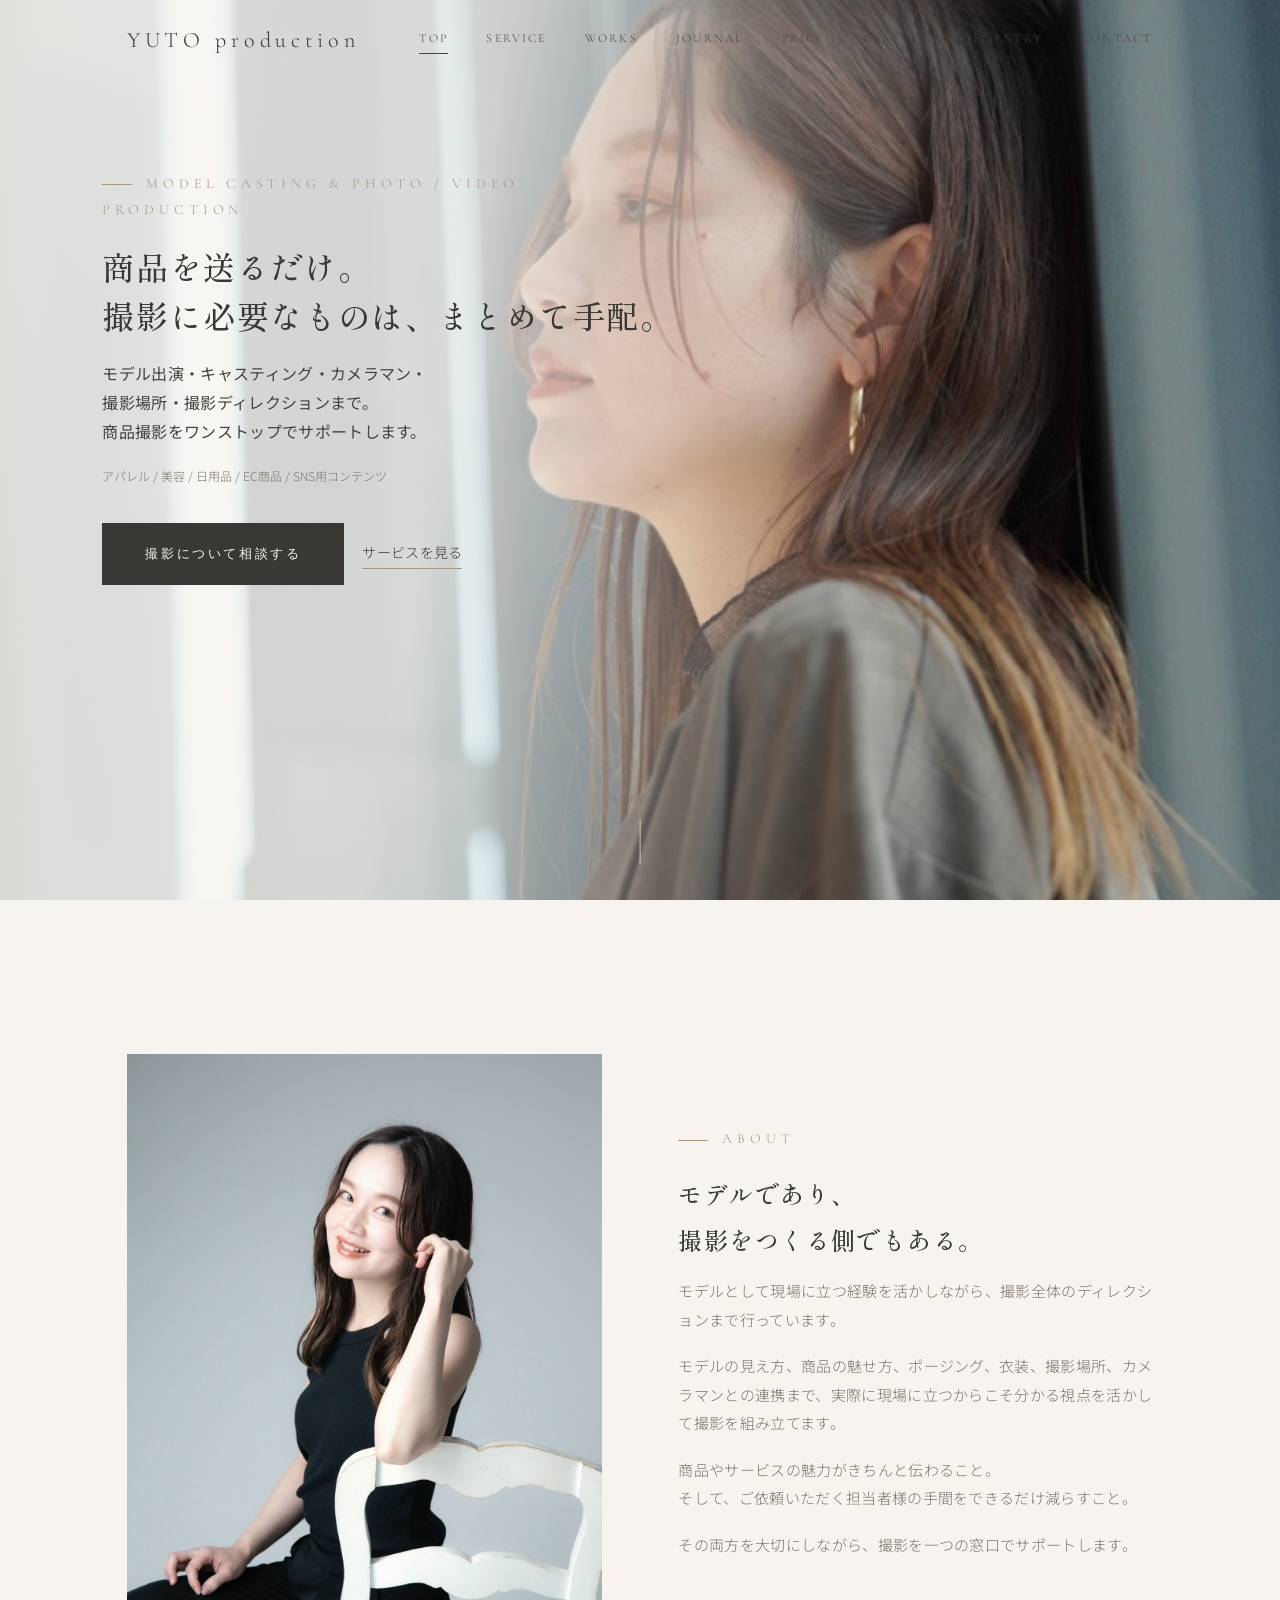
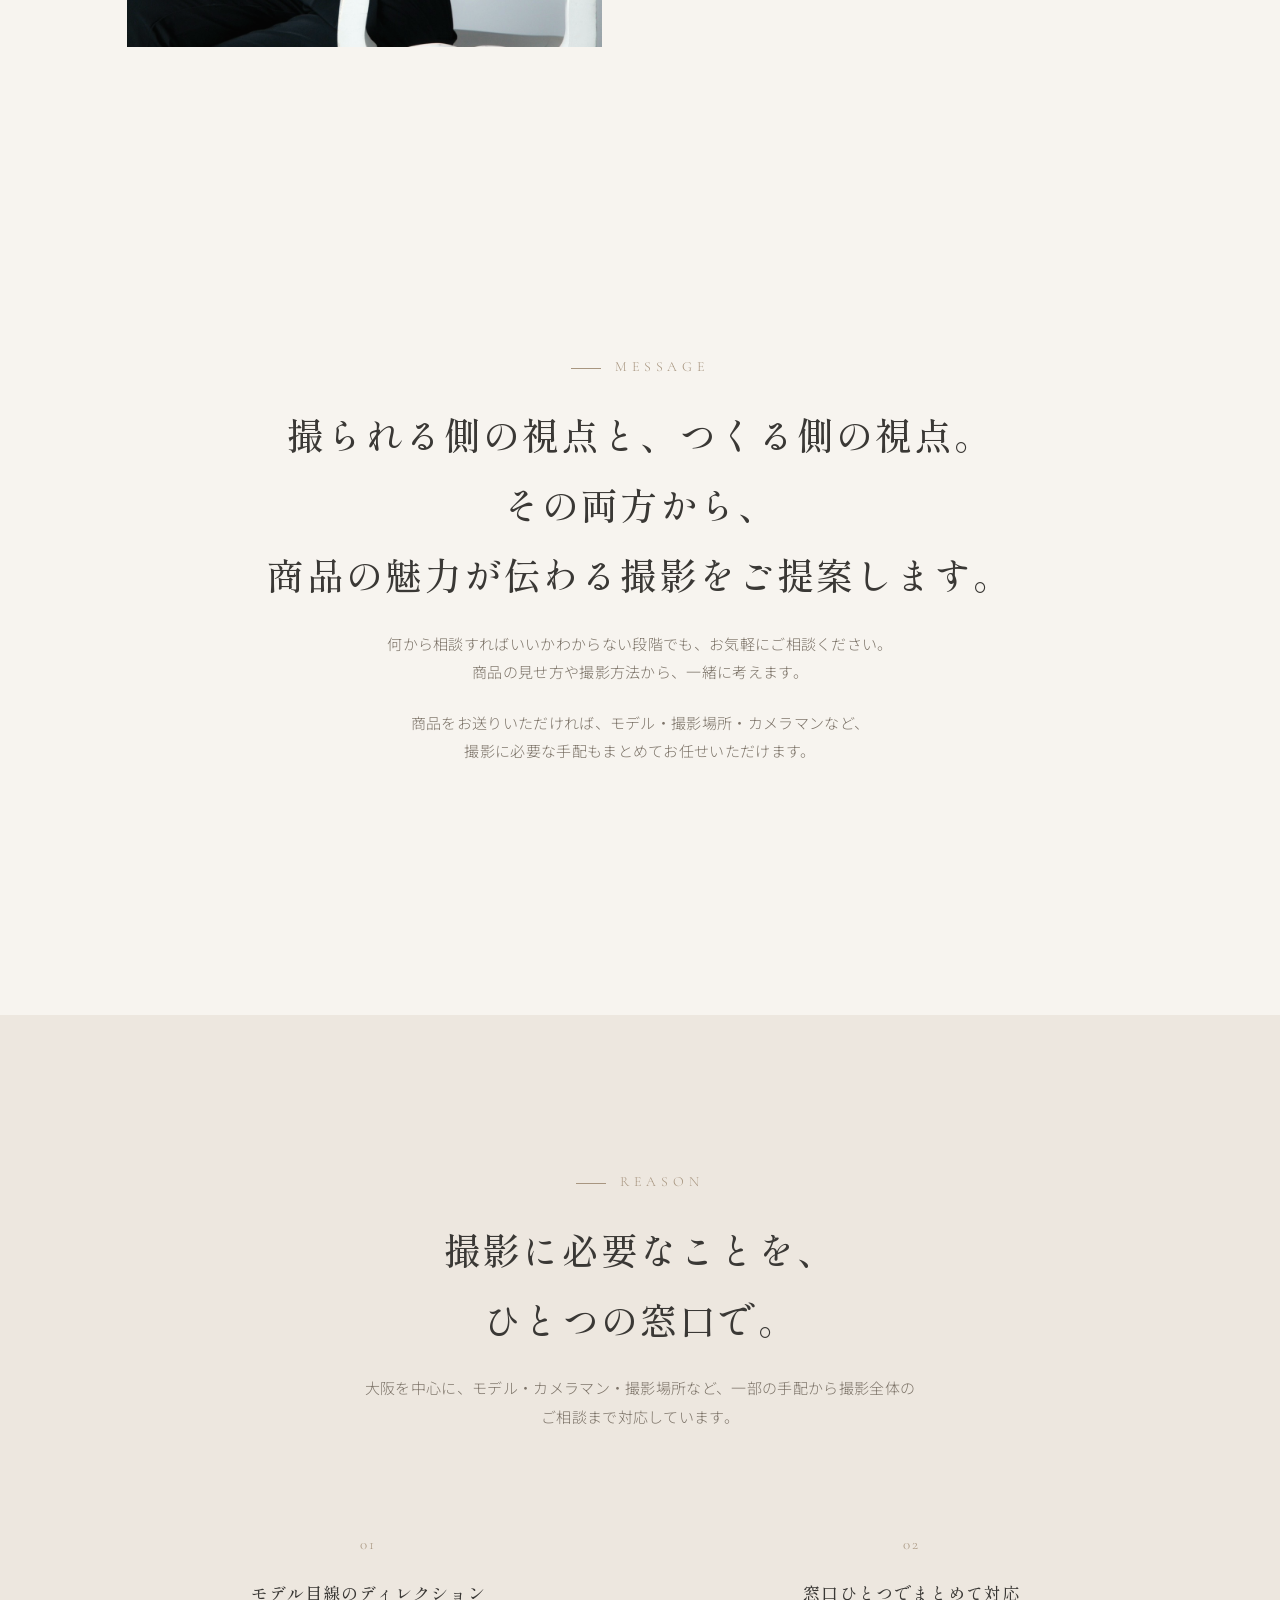
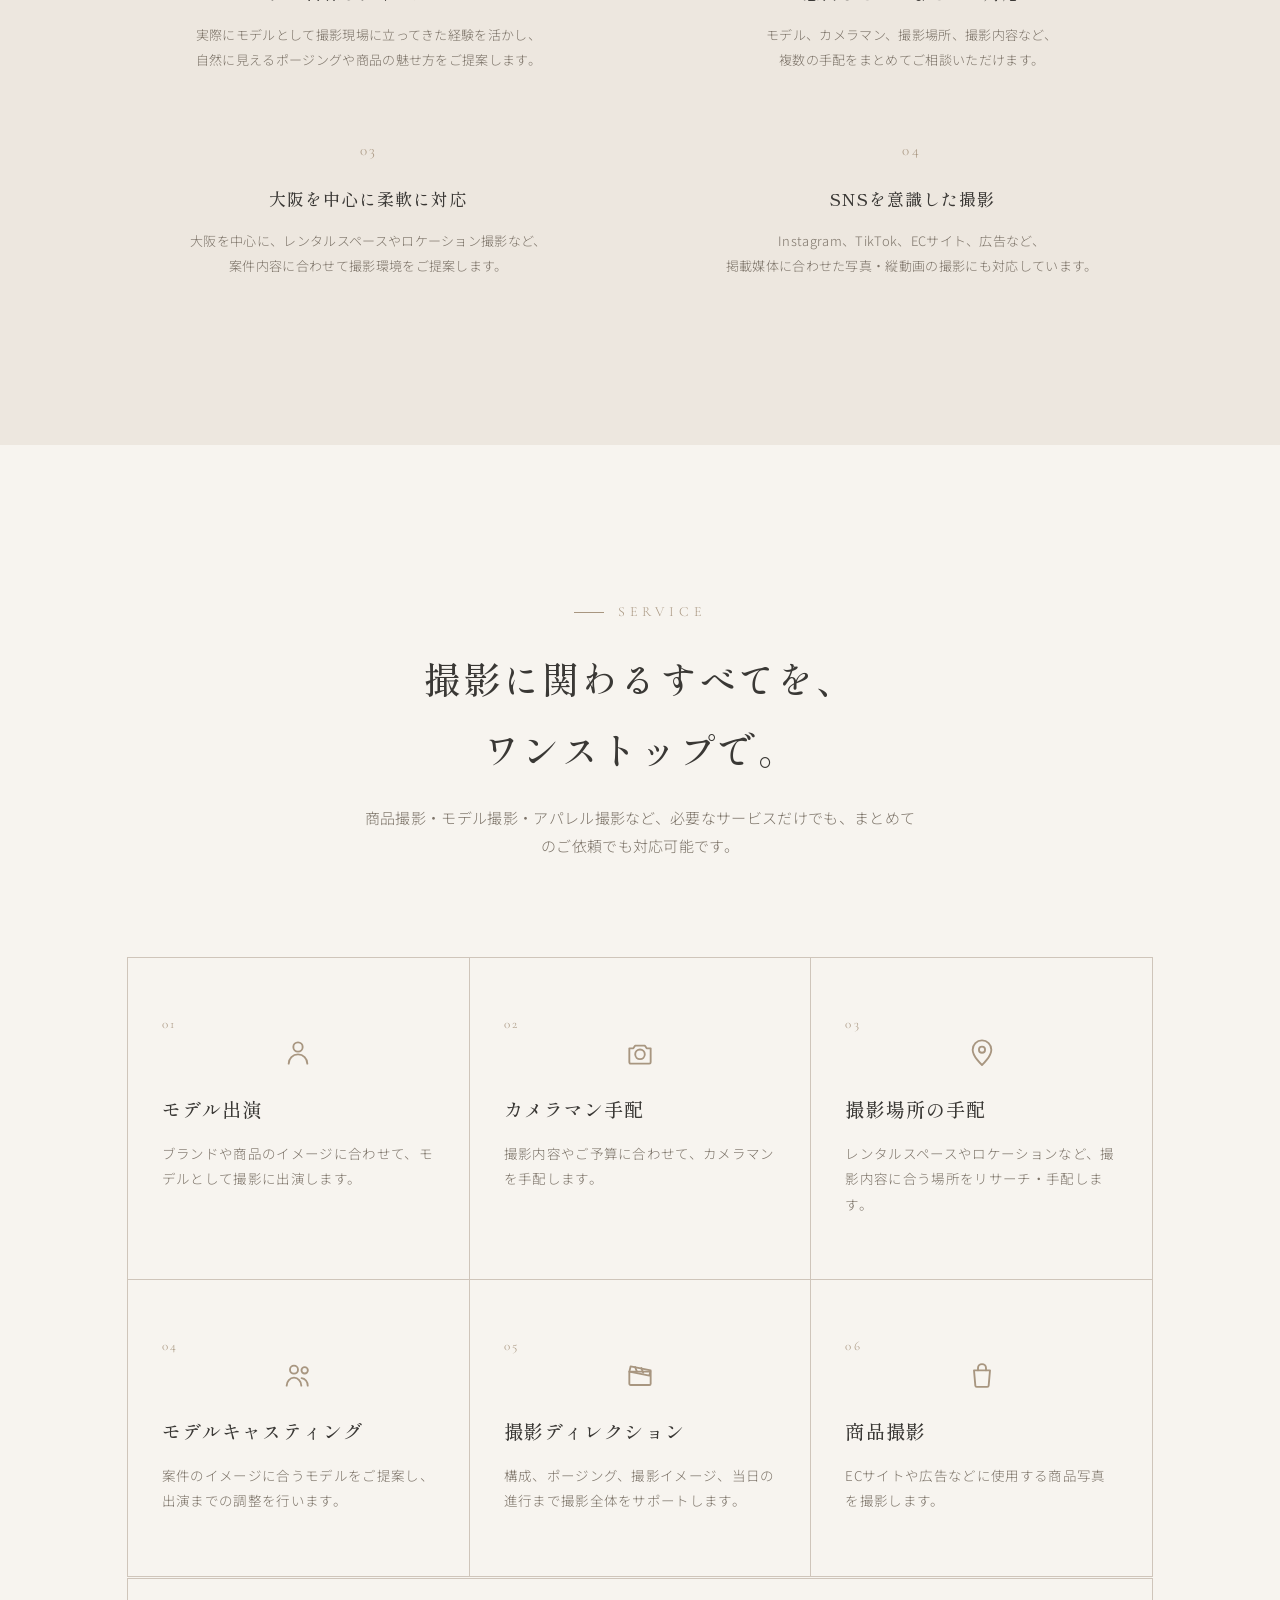
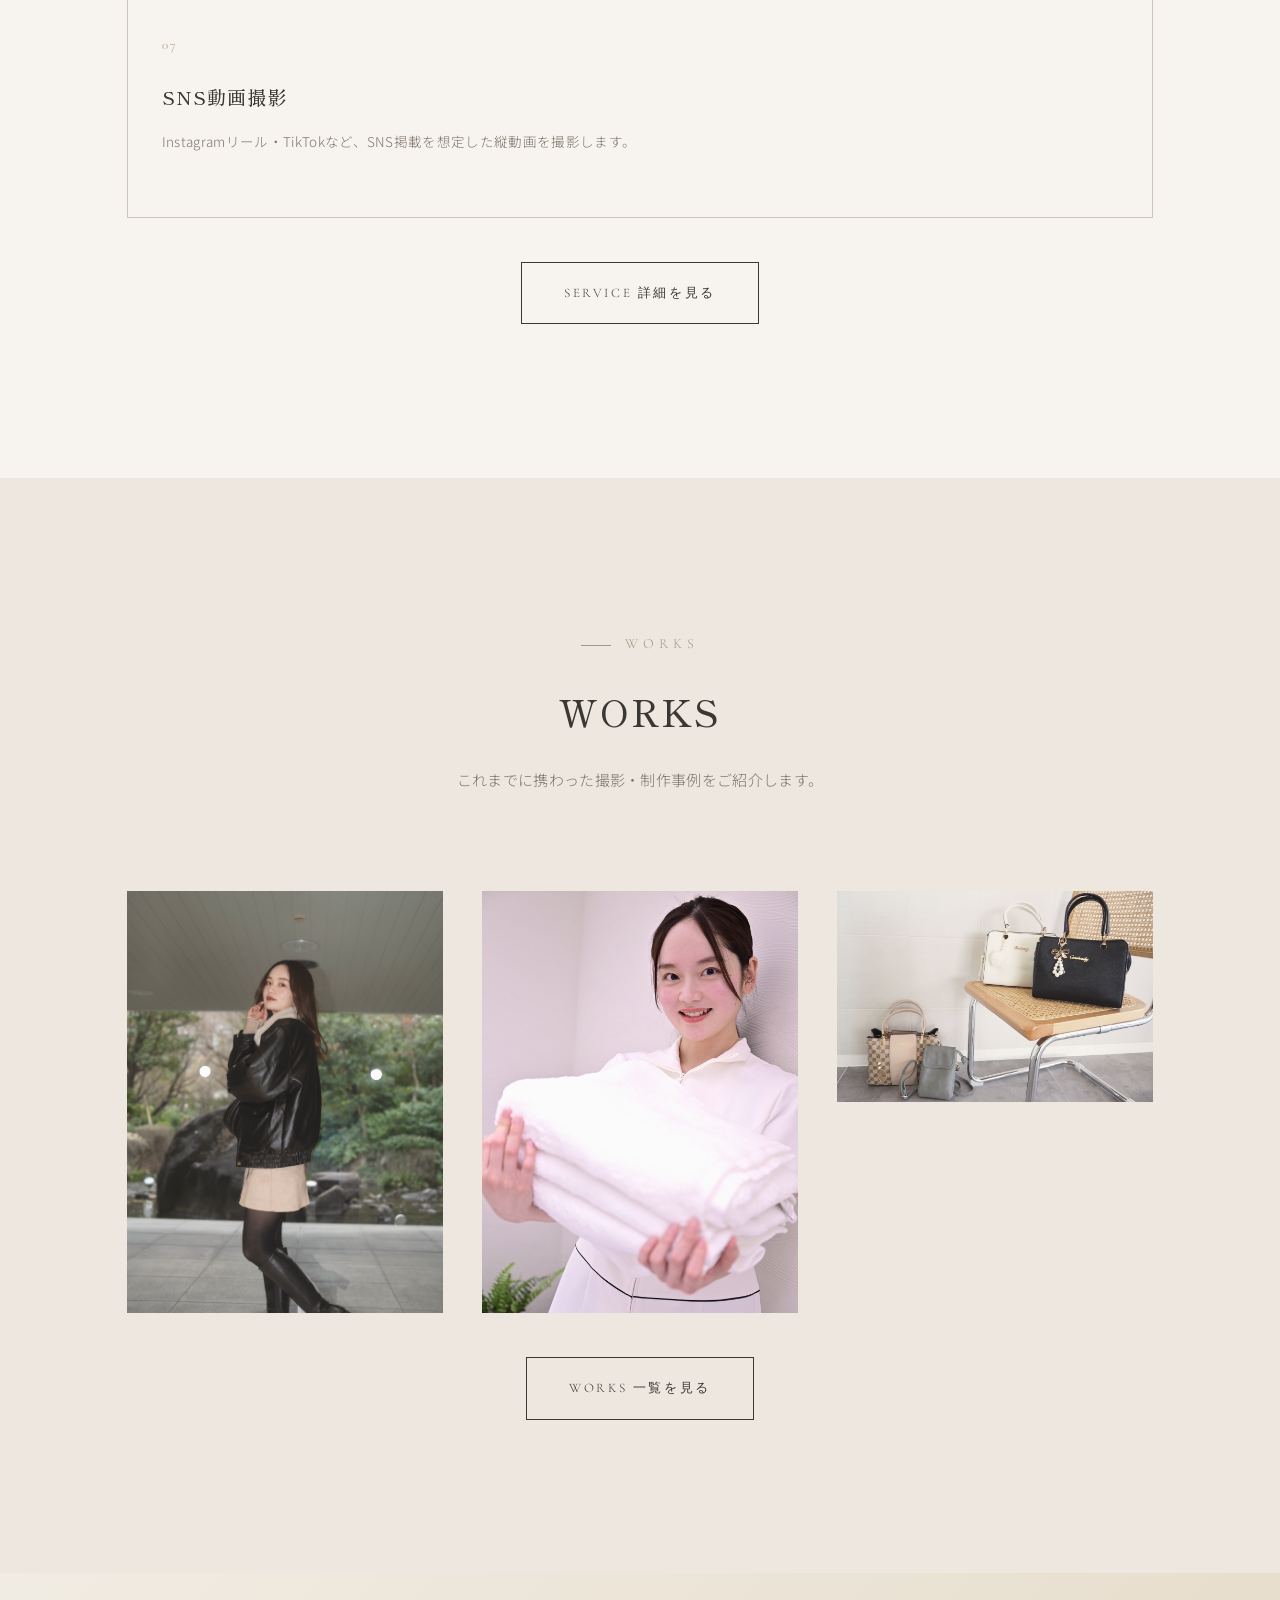
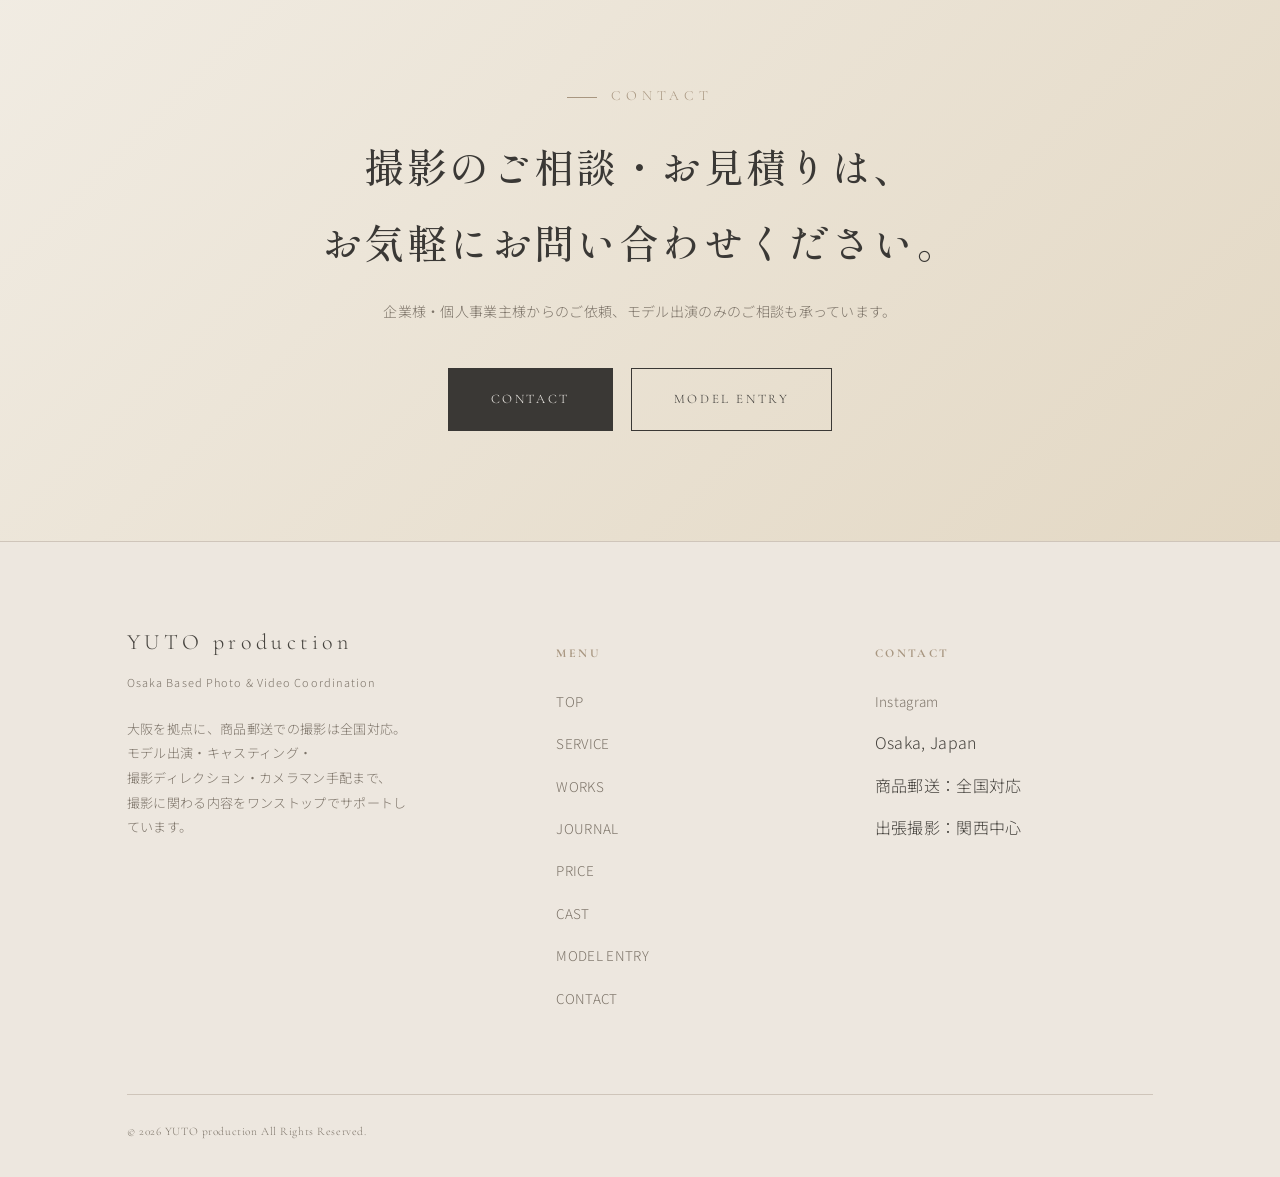
<file: index.html>
<!doctype html>
<html lang="ja">
<head>
<meta name="google-site-verification" content="fTBtH_tsMauBBMRYXtWqKXYx6BBvzcK3O1Ac2PijdVc" />
<meta charset="UTF-8">
<meta name="viewport" content="width=device-width, initial-scale=1.0">
<title>大阪の商品撮影・モデル撮影・アパレル撮影ならYUTO Production｜撮影の窓口</title>
<meta name="description" content="大阪を中心に、商品撮影・モデル撮影・アパレル撮影をワンストップでご依頼いただけます。モデルキャスティングから撮影ディレクションまで対応。商品をお送りいただくだけで、撮影に必要な手配をまとめてサポートします。">
<link rel="canonical" href="https://juri-creative-site.juribuuu.workers.dev/">
<meta property="og:type" content="website">
<meta property="og:site_name" content="YUTO production">
<meta property="og:title" content="大阪の商品撮影・モデル撮影・アパレル撮影ならYUTO Production｜撮影の窓口">
<meta property="og:description" content="大阪を中心に、商品撮影・モデル撮影・アパレル撮影をワンストップでご依頼いただけます。モデルキャスティングから撮影ディレクションまで対応。商品をお送りいただくだけで、撮影に必要な手配をまとめてサポートします。">
<meta property="og:url" content="https://juri-creative-site.juribuuu.workers.dev/">
<meta property="og:image" content="https://juri-creative-site.juribuuu.workers.dev/images/top.jpg">
<meta property="og:image:width" content="1206">
<meta property="og:image:height" content="1716">
<meta property="og:image:alt" content="YUTO production メインビジュアル">
<meta property="og:locale" content="ja_JP">
<meta name="twitter:card" content="summary_large_image">
<link rel="preconnect" href="https://fonts.googleapis.com">
<link rel="preconnect" href="https://fonts.gstatic.com" crossorigin>
<link href="https://fonts.googleapis.com/css2?family=Cormorant+Garamond:wght@400;500;600&family=Shippori+Mincho:wght@400;500;600&family=Noto+Sans+JP:wght@300;400;500&display=swap" rel="stylesheet">
<link rel="stylesheet" href="css/style.css">
<script type="application/ld+json">
{
  "@context": "https://schema.org",
  "@graph": [
    {
      "@type": "ProfessionalService",
      "@id": "https://juri-creative-site.juribuuu.workers.dev/#organization",
      "name": "YUTO production",
      "url": "https://juri-creative-site.juribuuu.workers.dev/",
      "description": "大阪を中心に、商品撮影・モデル撮影・アパレル撮影をワンストップでご依頼いただけます。モデルキャスティングから撮影ディレクションまで対応。商品をお送りいただくだけで、撮影に必要な手配をまとめてサポートします。",
      "image": "https://juri-creative-site.juribuuu.workers.dev/images/top.jpg",
      "address": {
        "@type": "PostalAddress",
        "addressLocality": "大阪市",
        "addressRegion": "大阪府",
        "addressCountry": "JP"
      },
      "areaServed": [
        {
          "@type": "City",
          "name": "大阪市"
        },
        {
          "@type": "Place",
          "name": "関西"
        },
        {
          "@type": "Country",
          "name": "日本"
        }
      ],
      "employee": {
        "@type": "Person",
        "name": "JURI",
        "jobTitle": "代表"
      },
      "contactPoint": {
        "@type": "ContactPoint",
        "contactType": "お問い合わせ",
        "url": "https://juri-creative-site.juribuuu.workers.dev/contact",
        "availableLanguage": "ja"
      },
      "sameAs": [
        "https://www.instagram.com/juri_7_8/"
      ],
      "knowsAbout": [
        "モデル出演",
        "カメラマン手配",
        "撮影場所の手配",
        "モデルキャスティング",
        "撮影ディレクション",
        "商品撮影",
        "SNS動画撮影"
      ]
    },
    {
      "@type": "WebSite",
      "@id": "https://juri-creative-site.juribuuu.workers.dev/#website",
      "name": "YUTO production",
      "url": "https://juri-creative-site.juribuuu.workers.dev/",
      "inLanguage": "ja",
      "publisher": {
        "@type": "Organization",
        "@id": "https://juri-creative-site.juribuuu.workers.dev/#organization",
        "name": "YUTO production",
        "url": "https://juri-creative-site.juribuuu.workers.dev/"
      }
    }
  ]
}
</script>
</head>
<body>

<header class="site-header">
  <div class="container">
    <a href="/" class="logo">YUTO production</a>
    <nav class="nav-primary">
      <a href="/" class="is-active">TOP</a>
      <a href="/service">SERVICE</a>
      <a href="/works">WORKS</a>
      <a href="/journal">JOURNAL</a>
      <a href="/price">PRICE</a>
      <a href="/cast">CAST</a>
      <a href="/entry">MODEL ENTRY</a>
      <a href="/contact">CONTACT</a>
    </nav>
    <button class="nav-toggle" aria-label="メニューを開く"><span></span><span></span><span></span></button>
  </div>
</header>

<section class="hero">
  <div class="hero-media">
    <img src="images/top.jpg" alt="YUTO production メインビジュアル" style="object-position:center 25%;">
  </div>
  <div class="hero-inner">
    <span class="eyebrow">Model Casting &amp; Photo / Video Production</span>
    <h1>商品を送るだけ。<br><span style="white-space:nowrap;">撮影に必要なものは、まとめて手配。</span></h1>
    <p class="sub-lead">モデル出演・キャスティング・カメラマン・<br>撮影場所・撮影ディレクションまで。<br>商品撮影をワンストップでサポートします。</p>
    <p class="tags-line"><span>アパレル</span> / <span>美容</span> / <span>日用品</span> / <span>EC商品</span> / <span>SNS用コンテンツ</span></p>
    <div class="btn-row">
      <a href="/contact" class="btn btn-dark">撮影について相談する</a>
      <a href="/service" class="link-underline">サービスを見る</a>
    </div>
  </div>
  <span class="hero-scroll">SCROLL</span>
</section>

<section class="intro">
  <div class="container">
    <div class="about reveal">
      <div class="ph ratio-4-5 photo"><img src="images/IMG_1236.jpg" alt="モデルとしても撮影に立つJURI" style="object-position:center 25%;"></div>
      <div>
        <span class="eyebrow">About</span>
        <h2>モデルであり、<br>撮影をつくる側<br class="sp-br">でもある。</h2>
        <p>モデルとして現場に立つ経験を活かしながら、撮影全体のディレクションまで行っています。</p>
        <p>モデルの見え方、商品の魅せ方、ポージング、衣装、撮影場所、カメラマンとの連携まで、実際に現場に立つからこそ分かる視点を活かして撮影を組み立てます。</p>
        <p>商品やサービスの魅力がきちんと伝わること。<br>そして、ご依頼いただく担当者様の手間をできるだけ減らすこと。</p>
        <p>その両方を大切にしながら、撮影を一つの窓口でサポートします。</p>
      </div>
    </div>
  </div>
</section>

<section>
  <div class="container">
    <div class="section-head reveal">
      <span class="eyebrow">Message</span>
      <h2>撮られる側の視点と、<br class="sp-br">つくる側の視点。<br>その両方から、<br>商品の魅力が伝わる<br class="sp-br">撮影をご提案します。</h2>
      <p>
        何から相談すればいいかわからない段階でも、<br class="sp-br">お気軽にご相談ください。<br>
        商品の見せ方や撮影方法から、一緒に考えます。
      </p>
      <p style="margin-top:22px;">
        商品をお送りいただければ、<br class="sp-br">モデル・撮影場所・カメラマンなど、<br>
        撮影に必要な手配も<br class="sp-br">まとめてお任せいただけます。
      </p>
    </div>
  </div>
</section>

<section class="reason" style="background:var(--c-greige-lighter);">
  <div class="container">
    <div class="section-head reveal">
      <span class="eyebrow">Reason</span>
      <h2>撮影に必要なことを、<br>ひとつの窓口で。</h2>
      <p>大阪を中心に、モデル・カメラマン・撮影場所など、<br class="sp-br">一部の手配から撮影全体のご相談まで<br class="sp-br">対応しています。</p>
    </div>
    <div class="reason-grid reveal">
      <div class="reason-item">
        <span class="num">01</span>
        <h3>モデル目線のディレクション</h3>
        <p>実際にモデルとして撮影現場に立ってきた<br class="sp-br">経験を活かし、<br class="pc-br">自然に見えるポージングや<br class="sp-br">商品の魅せ方をご提案します。</p>
      </div>
      <div class="reason-item">
        <span class="num">02</span>
        <h3>窓口ひとつでまとめて対応</h3>
        <p>モデル、カメラマン、撮影場所、撮影内容など、<br>複数の手配をまとめてご相談いただけます。</p>
      </div>
      <div class="reason-item">
        <span class="num">03</span>
        <h3>大阪を中心に柔軟に対応</h3>
        <p>大阪を中心に、レンタルスペースや<br class="sp-br">ロケーション撮影など、<br class="pc-br">案件内容に合わせて<br class="sp-br">撮影環境をご提案します。</p>
      </div>
      <div class="reason-item">
        <span class="num">04</span>
        <h3>SNSを意識した撮影</h3>
        <p>Instagram、TikTok、ECサイト、広告など、<br>掲載媒体に合わせた写真・縦動画の<br class="sp-br">撮影にも対応しています。</p>
      </div>
    </div>
  </div>
</section>

<section class="services-summary">
  <div class="container">
    <div class="section-head reveal">
      <span class="eyebrow">Service</span>
      <h2>撮影に関わるすべてを、<br>ワンストップで。</h2>
      <p>商品撮影・モデル撮影・アパレル撮影など、<br class="sp-br">必要なサービスだけでも、まとめてのご依頼でも対応可能です。</p>
    </div>
    <div class="service-grid reveal">
      <div class="service-card"><span class="num">01</span><svg class="service-icon" viewBox="0 0 24 24" fill="none" stroke="currentColor" stroke-width="1.4" stroke-linecap="round" stroke-linejoin="round" aria-hidden="true" focusable="false"><circle cx="12" cy="7.5" r="3.5"/><path d="M5 20c0-3.9 3.1-7 7-7s7 3.1 7 7"/></svg><h3>モデル出演</h3><p>ブランドや商品のイメージに合わせて、<br class="sp-br">モデルとして撮影に出演します。</p></div>
      <div class="service-card"><span class="num">02</span><svg class="service-icon" viewBox="0 0 24 24" fill="none" stroke="currentColor" stroke-width="1.4" stroke-linecap="round" stroke-linejoin="round" aria-hidden="true" focusable="false"><path d="M4 8.5h3l1.3-2h7.4l1.3 2h3v10.5a1 1 0 0 1-1 1H5a1 1 0 0 1-1-1V8.5z"/><circle cx="12" cy="13" r="3.6"/></svg><h3>カメラマン手配</h3><p>撮影内容やご予算に合わせて、<br class="sp-br">カメラマンを手配します。</p></div>
      <div class="service-card"><span class="num">03</span><svg class="service-icon" viewBox="0 0 24 24" fill="none" stroke="currentColor" stroke-width="1.4" stroke-linecap="round" stroke-linejoin="round" aria-hidden="true" focusable="false"><path d="M12 21s-7-6.3-7-11.5A7 7 0 0 1 19 9.5C19 14.7 12 21 12 21z"/><circle cx="12" cy="9.5" r="2.3"/></svg><h3>撮影場所の手配</h3><p>レンタルスペースやロケーションなど、<br class="sp-br">撮影内容に合う場所を<br class="sp-br">リサーチ・手配します。</p></div>
      <div class="service-card"><span class="num">04</span><svg class="service-icon" viewBox="0 0 24 24" fill="none" stroke="currentColor" stroke-width="1.4" stroke-linecap="round" stroke-linejoin="round" aria-hidden="true" focusable="false"><circle cx="9" cy="8" r="3"/><path d="M3.5 20c0-3.3 2.5-6 5.5-6s5.5 2.7 5.5 6"/><circle cx="17" cy="8.5" r="2.4"/><path d="M14.7 14.3c2.6.3 4.6 2.7 4.6 5.7"/></svg><h3>モデルキャスティング</h3><p>案件のイメージに合うモデルをご提案し、出演までの調整を行います。</p></div>
      <div class="service-card"><span class="num">05</span><svg class="service-icon" viewBox="0 0 24 24" fill="none" stroke="currentColor" stroke-width="1.4" stroke-linecap="round" stroke-linejoin="round" aria-hidden="true" focusable="false"><path d="M4 9.5h16v9a1 1 0 0 1-1 1H5a1 1 0 0 1-1-1v-9z"/><path d="M4 9.5l1-4 15 3-1 4z"/><path d="M8.3 6l1.4 3.5M13 6.8l1.4 3.5"/></svg><h3>撮影ディレクション</h3><p>構成、ポージング、撮影イメージ、当日の進行まで撮影全体をサポートします。</p></div>
      <div class="service-card"><span class="num">06</span><svg class="service-icon" viewBox="0 0 24 24" fill="none" stroke="currentColor" stroke-width="1.4" stroke-linecap="round" stroke-linejoin="round" aria-hidden="true" focusable="false"><path d="M6 8.5h12l-1 11.5a1 1 0 0 1-1 .9H8a1 1 0 0 1-1-.9L6 8.5z"/><path d="M9 8.5V6.8a3 3 0 0 1 6 0V8.5"/></svg><h3>商品撮影</h3><p>ECサイトや広告などに使用する商品写真を撮影します。</p></div>
    </div>
    <div class="service-grid reveal" style="margin-top:1px;">
      <div class="service-card" style="grid-column: span 3;">
        <span class="num">07</span>
        <h3>SNS動画撮影</h3>
        <p>Instagramリール・TikTokなど、SNS掲載を想定した縦動画を撮影します。</p>
      </div>
    </div>
    <div class="btn-row"><a href="/service" class="btn btn-outline">SERVICE 詳細を見る</a></div>
  </div>
</section>

<section class="works-preview" style="background:var(--c-greige-lighter);">
  <div class="container">
    <div class="section-head reveal">
      <span class="eyebrow">Works</span>
      <h2>WORKS</h2>
      <p>これまでに携わった撮影・制作事例を<br class="sp-br">ご紹介します。</p>
    </div>
    <div class="works-grid reveal">
      <div class="ph ratio-3-4 photo"><img src="images/IMG_4521.JPG" alt="モードポートレート撮影" style="object-position:center 25%;"></div>
      <div class="ph ratio-3-4 photo"><img src="images/IMG_1237.jpg" alt="美容・PR撮影" style="object-position:center 20%;"></div>
      <div class="ph ratio-3-2 photo"><img src="images/IMG_1232.jpg" alt="商品撮影" style="object-position:center 40%;"></div>
    </div>
    <div class="btn-row"><a href="/works" class="btn btn-outline">WORKS 一覧を見る</a></div>
  </div>
</section>

<section class="cta-band reveal">
  <div class="container">
    <span class="eyebrow">Contact</span>
    <h2>撮影のご相談・お見積りは、<br>お気軽に<br class="sp-br">お問い合わせください。</h2>
    <p>企業様・個人事業主様からのご依頼、<br class="sp-br">モデル出演のみのご相談も承っています。</p>
    <div class="btn-row">
      <a href="/contact" class="btn btn-dark">CONTACT</a>
      <a href="/entry" class="btn btn-outline">MODEL ENTRY</a>
    </div>
  </div>
</section>

<footer class="site-footer">
  <div class="container">
    <div class="footer-grid">
      <div>
        <div class="footer-logo">YUTO production<span class="provisional">Osaka Based Photo &amp; Video Coordination</span></div>
        <p style="margin-top:24px;color:var(--c-sub);font-size:13px;max-width:280px;">大阪を拠点に、商品郵送での撮影は全国対応。<br class="pc-br">モデル出演・キャスティング・<br class="sp-br"><span style="white-space:nowrap;">撮影ディレクション</span>・カメラマン手配まで、<br>撮影に関わる内容をワンストップで<br class="sp-br">サポートしています。</p>
      </div>
      <div>
        <h5>MENU</h5>
        <ul>
          <li><a href="/">TOP</a></li>
          <li><a href="/service">SERVICE</a></li>
          <li><a href="/works">WORKS</a></li>
          <li><a href="/journal">JOURNAL</a></li>
          <li><a href="/price">PRICE</a></li>
          <li><a href="/cast">CAST</a></li>
          <li><a href="/entry">MODEL ENTRY</a></li>
          <li><a href="/contact">CONTACT</a></li>
        </ul>
      </div>
      <div>
        <h5>CONTACT</h5>
        <ul>
          <li><a href="https://www.instagram.com/juri_7_8/" target="_blank" rel="noopener">Instagram</a></li>
          <li>Osaka, Japan</li>
          <li>商品郵送：全国対応</li>
          <li>出張撮影：関西中心</li>
        </ul>
      </div>
    </div>
    <div class="footer-bottom">
      <span>&copy; 2026 YUTO production All Rights Reserved.</span>
    </div>
  </div>
</footer>

<script src="js/main.js"></script>
</body>
</html>
</file>
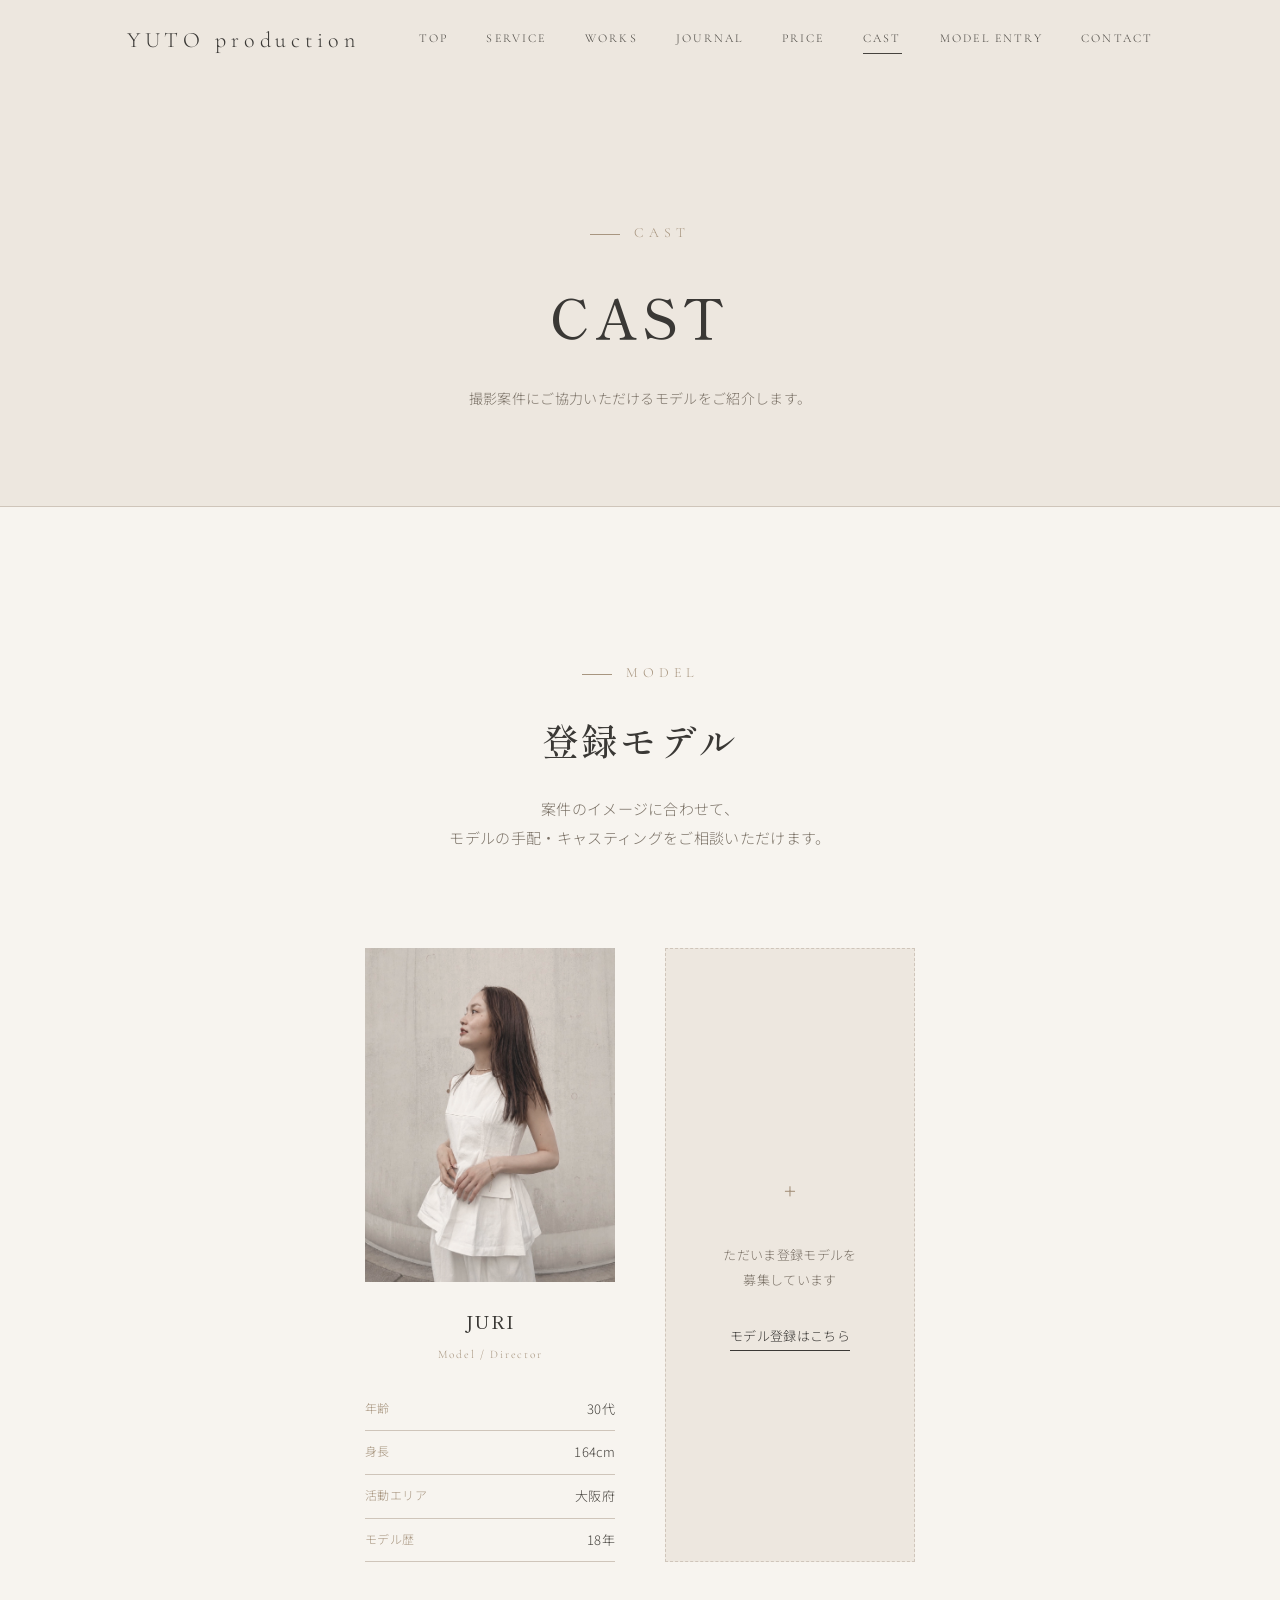
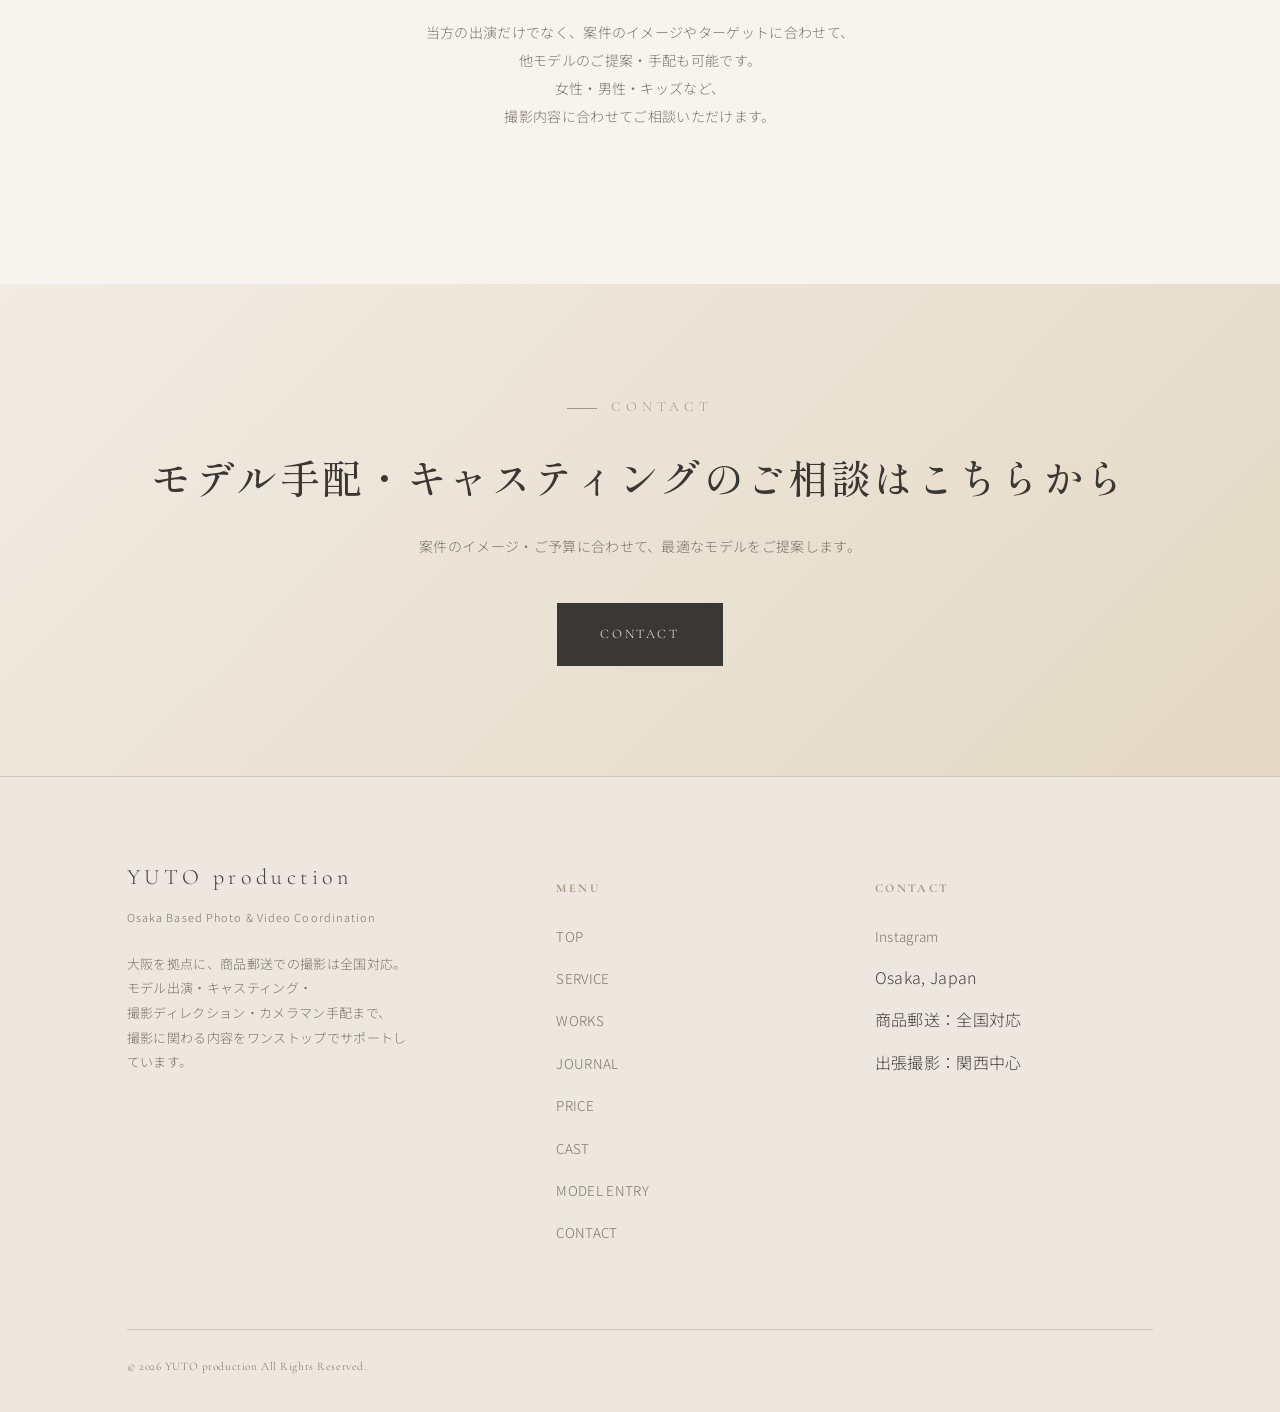
<file: cast.html>
<!doctype html>
<html lang="ja">
<head>
<meta name="google-site-verification" content="fTBtH_tsMauBBMRYXtWqKXYx6BBvzcK3O1Ac2PijdVc" />
<meta charset="UTF-8">
<meta name="viewport" content="width=device-width, initial-scale=1.0">
<title>大阪のモデルキャスティング｜撮影対応モデル紹介 YUTO Production</title>
<meta name="description" content="大阪を中心に、商品撮影やアパレル撮影にご協力いただけるモデルをご紹介します。案件のイメージに合わせたモデルキャスティングのご相談も承っています。">
<link rel="canonical" href="https://juri-creative-site.juribuuu.workers.dev/cast">
<meta property="og:type" content="website">
<meta property="og:site_name" content="YUTO production">
<meta property="og:title" content="大阪のモデルキャスティング｜撮影対応モデル紹介 YUTO Production">
<meta property="og:description" content="大阪を中心に、商品撮影やアパレル撮影にご協力いただけるモデルをご紹介します。案件のイメージに合わせたモデルキャスティングのご相談も承っています。">
<meta property="og:url" content="https://juri-creative-site.juribuuu.workers.dev/cast">
<meta property="og:image" content="https://juri-creative-site.juribuuu.workers.dev/images/top.jpg">
<meta property="og:image:width" content="1206">
<meta property="og:image:height" content="1716">
<meta property="og:image:alt" content="YUTO production メインビジュアル">
<meta property="og:locale" content="ja_JP">
<meta name="twitter:card" content="summary_large_image">
<link rel="preconnect" href="https://fonts.googleapis.com">
<link rel="preconnect" href="https://fonts.gstatic.com" crossorigin>
<link href="https://fonts.googleapis.com/css2?family=Cormorant+Garamond:wght@400;500;600&family=Shippori+Mincho:wght@400;500;600&family=Noto+Sans+JP:wght@300;400;500&display=swap" rel="stylesheet">
<link rel="stylesheet" href="css/style.css">
</head>
<body>

<header class="site-header">
  <div class="container">
    <a href="/" class="logo">YUTO production</a>
    <nav class="nav-primary">
      <a href="/">TOP</a>
      <a href="/service">SERVICE</a>
      <a href="/works">WORKS</a>
      <a href="/journal">JOURNAL</a>
      <a href="/price">PRICE</a>
      <a href="/cast" class="is-active">CAST</a>
      <a href="/entry">MODEL ENTRY</a>
      <a href="/contact">CONTACT</a>
    </nav>
    <button class="nav-toggle" aria-label="メニューを開く"><span></span><span></span><span></span></button>
  </div>
</header>

<section class="page-hero">
  <span class="eyebrow en">Cast</span>
  <h1>CAST</h1>
  <p>撮影案件にご協力いただける<br class="sp-br">モデルをご紹介します。</p>
</section>

<section>
  <div class="container">
    <div class="section-head reveal">
      <span class="eyebrow">Model</span>
      <h2>登録モデル</h2>
      <p>案件のイメージに合わせて、<br>モデルの手配・キャスティングを<br class="sp-br">ご相談いただけます。</p>
    </div>

    <div class="cast-roster reveal">
      <div class="cast-card">
        <div class="ph ratio-3-4 photo"><img src="images/IMG_1228.jpg" alt="JURI プロフィール写真" style="object-position:center 22%;"></div>
        <h3>JURI</h3>
        <span class="cast-role">Model / Director</span>
        <div class="cast-meta">
          <div><span>年齢</span><span>30代</span></div>
          <div><span>身長</span><span>164cm</span></div>
          <div><span>活動エリア</span><span>大阪府</span></div>
          <div><span>モデル歴</span><span>18年</span></div>
        </div>
      </div>

      <div class="cast-card is-open">
        <span class="plus">+</span>
        <p>ただいま登録モデルを<br>募集しています</p>
        <a href="/entry">モデル登録はこちら</a>
      </div>
    </div>

    <p class="reveal" style="text-align:center;max-width:640px;margin:56px auto 0;color:var(--c-sub);font-size:14px;line-height:2;">
      当方の出演だけでなく、<br class="sp-br">案件のイメージやターゲットに合わせて、<br>
      他モデルのご提案・手配も可能です。<br>
      女性・男性・キッズなど、<br>
      撮影内容に合わせてご相談いただけます。
    </p>
  </div>
</section>

<section class="cta-band reveal">
  <div class="container">
    <span class="eyebrow">Contact</span>
    <h2>モデル手配・<br class="sp-br">キャスティングの<br class="sp-br">ご相談はこちらから</h2>
    <p>案件のイメージ・ご予算に合わせて、<br class="sp-br">最適なモデルをご提案します。</p>
    <div class="btn-row">
      <a href="/contact" class="btn btn-dark">CONTACT</a>
    </div>
  </div>
</section>

<footer class="site-footer">
  <div class="container">
    <div class="footer-grid">
      <div>
        <div class="footer-logo">YUTO production<span class="provisional">Osaka Based Photo &amp; Video Coordination</span></div>
        <p style="margin-top:24px;color:var(--c-sub);font-size:13px;max-width:280px;">大阪を拠点に、商品郵送での撮影は全国対応。<br class="pc-br">モデル出演・キャスティング・<br class="sp-br"><span style="white-space:nowrap;">撮影ディレクション</span>・カメラマン手配まで、<br>撮影に関わる内容をワンストップで<br class="sp-br">サポートしています。</p>
      </div>
      <div>
        <h5>MENU</h5>
        <ul>
          <li><a href="/">TOP</a></li>
          <li><a href="/service">SERVICE</a></li>
          <li><a href="/works">WORKS</a></li>
          <li><a href="/journal">JOURNAL</a></li>
          <li><a href="/price">PRICE</a></li>
          <li><a href="/cast">CAST</a></li>
          <li><a href="/entry">MODEL ENTRY</a></li>
          <li><a href="/contact">CONTACT</a></li>
        </ul>
      </div>
      <div>
        <h5>CONTACT</h5>
        <ul>
          <li><a href="https://www.instagram.com/juri_7_8/" target="_blank" rel="noopener">Instagram</a></li>
          <li>Osaka, Japan</li>
          <li>商品郵送：全国対応</li>
          <li>出張撮影：関西中心</li>
        </ul>
      </div>
    </div>
    <div class="footer-bottom">
      <span>&copy; 2026 YUTO production All Rights Reserved.</span>
    </div>
  </div>
</footer>

<script src="js/main.js"></script>
</body>
</html>
</file>
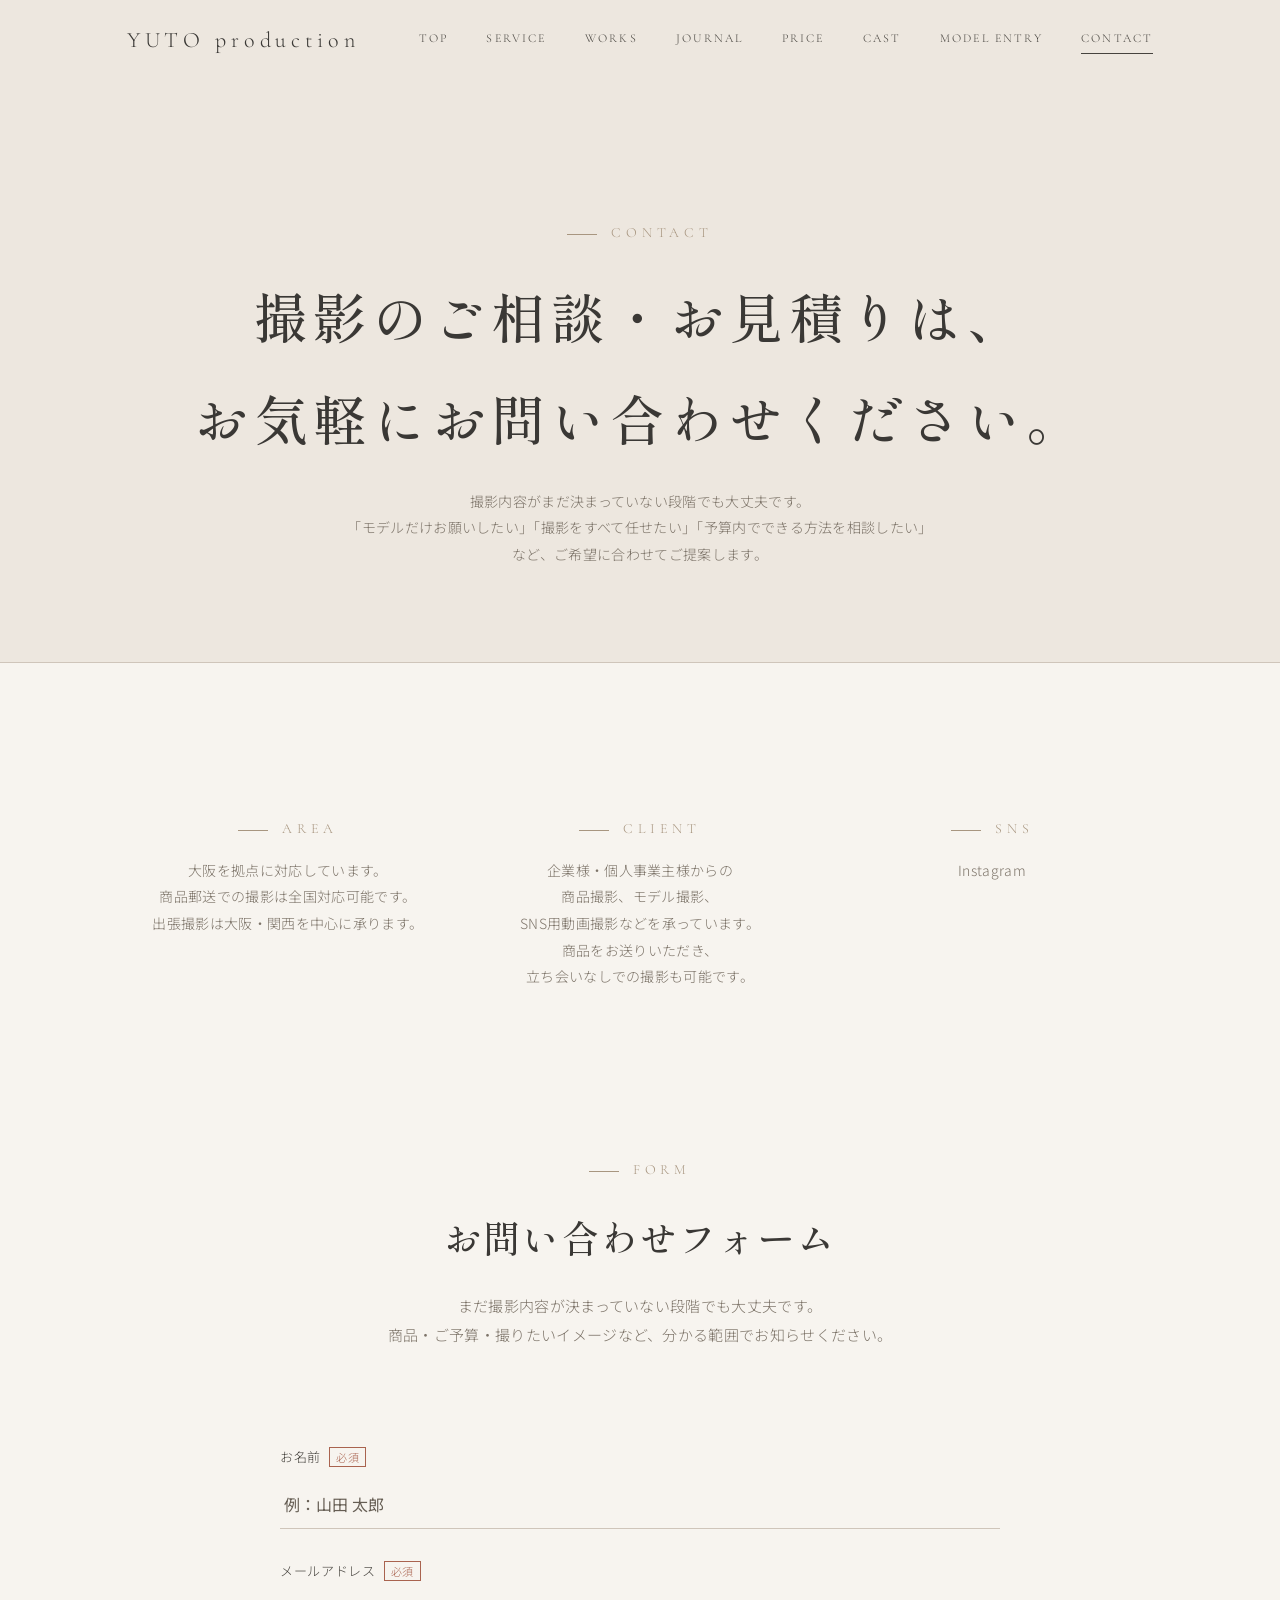
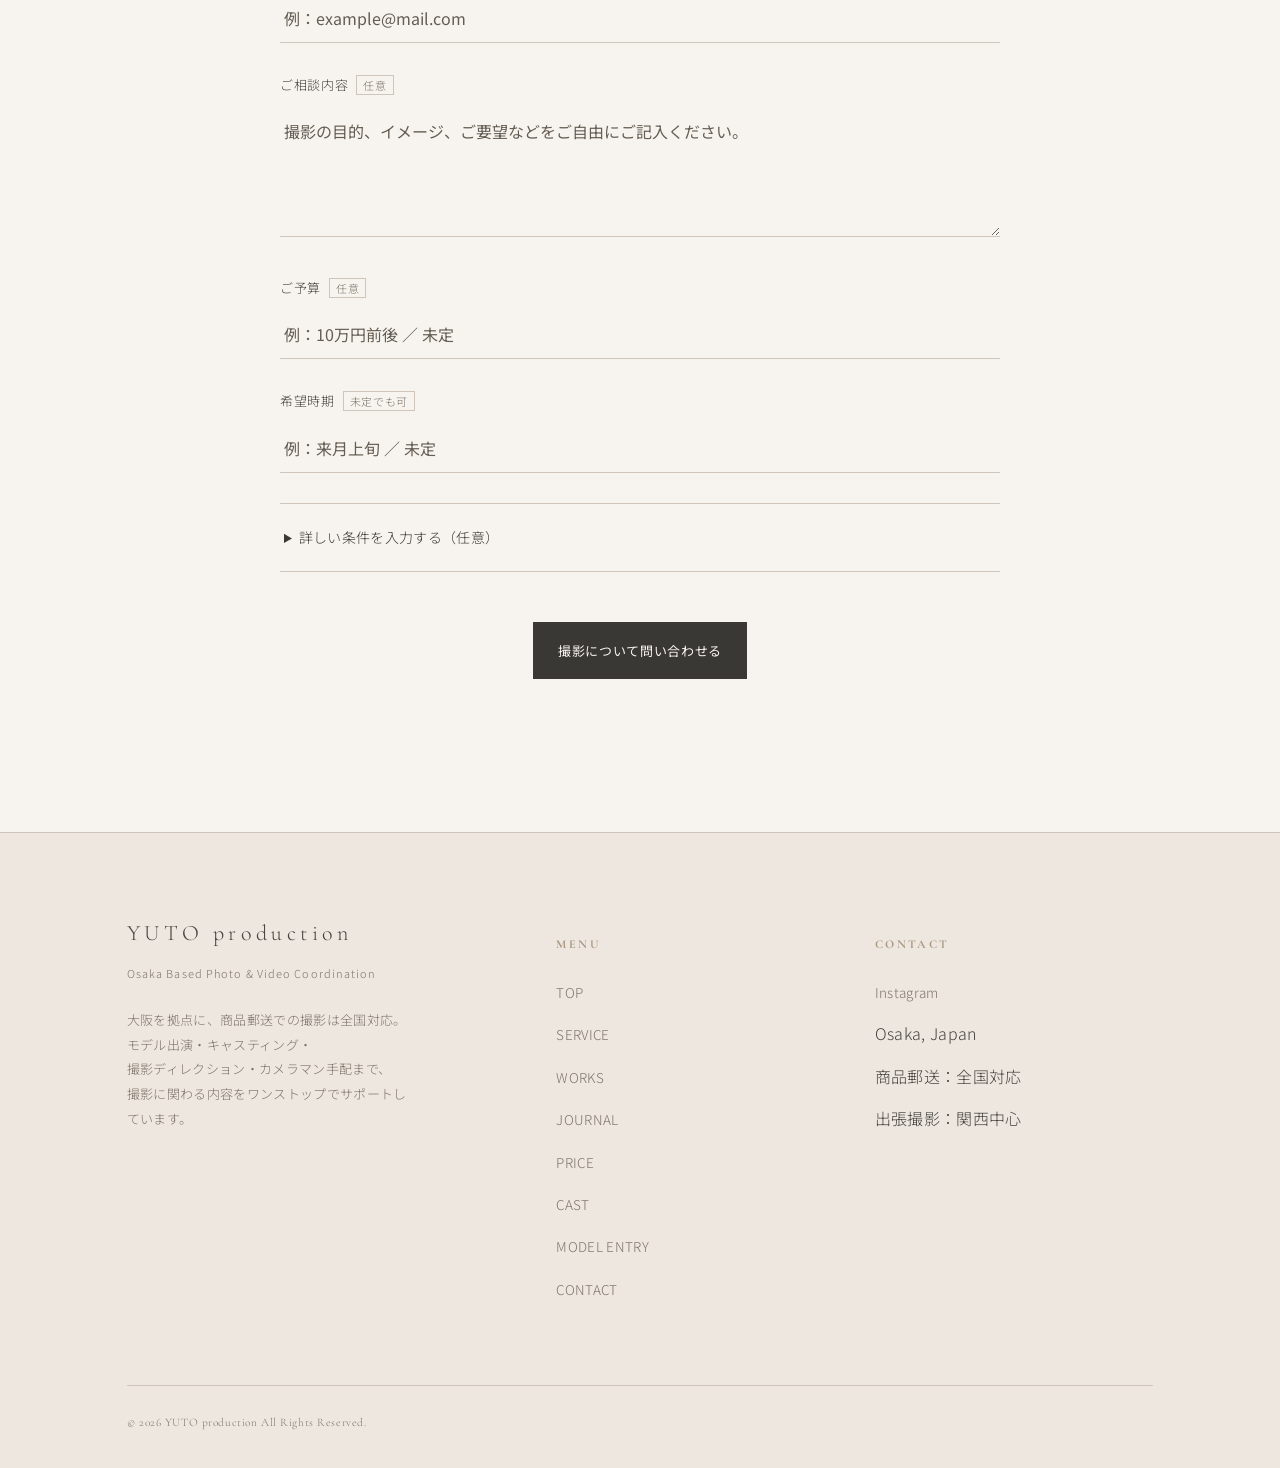
<file: contact.html>
<!doctype html>
<html lang="ja">
<head>
<meta name="google-site-verification" content="fTBtH_tsMauBBMRYXtWqKXYx6BBvzcK3O1Ac2PijdVc" />
<meta charset="UTF-8">
<meta name="viewport" content="width=device-width, initial-scale=1.0">
<title>商品撮影・モデル撮影のご相談・お問い合わせ｜YUTO Production</title>
<meta name="description" content="大阪を中心に、商品撮影・モデル撮影・モデルキャスティング・EC・SNS用コンテンツ制作のご相談を承っています。撮影内容が未定の段階でもお気軽にお問い合わせください。">
<link rel="canonical" href="https://juri-creative-site.juribuuu.workers.dev/contact">
<meta property="og:type" content="website">
<meta property="og:site_name" content="YUTO production">
<meta property="og:title" content="商品撮影・モデル撮影のご相談・お問い合わせ｜YUTO Production">
<meta property="og:description" content="大阪を中心に、商品撮影・モデル撮影・モデルキャスティング・EC・SNS用コンテンツ制作のご相談を承っています。撮影内容が未定の段階でもお気軽にお問い合わせください。">
<meta property="og:url" content="https://juri-creative-site.juribuuu.workers.dev/contact">
<meta property="og:image" content="https://juri-creative-site.juribuuu.workers.dev/images/top.jpg">
<meta property="og:image:width" content="1206">
<meta property="og:image:height" content="1716">
<meta property="og:image:alt" content="YUTO production メインビジュアル">
<meta property="og:locale" content="ja_JP">
<meta name="twitter:card" content="summary_large_image">
<link rel="preconnect" href="https://fonts.googleapis.com">
<link rel="preconnect" href="https://fonts.gstatic.com" crossorigin>
<link href="https://fonts.googleapis.com/css2?family=Cormorant+Garamond:wght@400;500;600&family=Shippori+Mincho:wght@400;500;600&family=Noto+Sans+JP:wght@300;400;500&display=swap" rel="stylesheet">
<link rel="stylesheet" href="css/style.css">
<style id="contact-placeholder-contrast">
#contact-form input::placeholder,
#contact-form textarea::placeholder {
  color: #655d53;
}
</style>

</head>
<body>

<header class="site-header">
  <div class="container">
    <a href="/" class="logo">YUTO production</a>
    <nav class="nav-primary">
      <a href="/">TOP</a>
      <a href="/service">SERVICE</a>
      <a href="/works">WORKS</a>
      <a href="/journal">JOURNAL</a>
      <a href="/price">PRICE</a>
      <a href="/cast">CAST</a>
      <a href="/entry">MODEL ENTRY</a>
      <a href="/contact" class="is-active">CONTACT</a>
    </nav>
    <button class="nav-toggle" aria-label="メニューを開く"><span></span><span></span><span></span></button>
  </div>
</header>

<section class="page-hero">
  <span class="eyebrow en">Contact</span>
  <h1>撮影のご相談・<br class="sp-br">お見積りは、<br>お気軽に<br class="sp-br">お問い合わせください。</h1>
  <p>
    撮影内容がまだ決まっていない段階でも<br class="sp-br">大丈夫です。<br>
    「モデルだけお願いしたい」<br class="sp-br">「撮影をすべて任せたい」<br class="sp-br">「予算内でできる方法を相談したい」<br>
    など、ご希望に合わせてご提案します。
  </p>
</section>

<section>
  <div class="container">
    <div class="contact-info reveal">
      <div class="item">
        <span class="eyebrow">Area</span>
        <p>大阪を拠点に対応しています。<br>商品郵送での撮影は全国対応可能です。<br>出張撮影は大阪・関西を中心に承ります。</p>
      </div>
      <div class="item">
        <span class="eyebrow">Client</span>
        <p>企業様・個人事業主様からの<br>商品撮影、モデル撮影、<br>SNS用動画撮影などを承っています。<br>商品をお送りいただき、<br>立ち会いなしでの撮影も可能です。</p>
      </div>
      <div class="item">
        <span class="eyebrow">SNS</span>
        <p><a href="https://www.instagram.com/juri_7_8/" target="_blank" rel="noopener">Instagram</a></p>
      </div>
    </div>

    <div class="section-head reveal">
      <span class="eyebrow">Form</span>
      <h2>お問い合わせフォーム</h2>
      <p>まだ撮影内容が決まっていない段階でも<br class="sp-br">大丈夫です。<br>商品・ご予算・撮りたいイメージなど、<br class="sp-br">分かる範囲でお知らせください。</p>
    </div>

    <form id="contact-form" class="form-shell js-formspree-form" action="https://formspree.io/f/mbgjablp" method="POST">
      <input type="hidden" name="_subject" value="【HPお問い合わせ】撮影のご相談">

      <div class="form-row">
          <label for="contact-name">お名前<span class="req">必須</span></label>
          <input id="contact-name" type="text" autocomplete="name" name="name" required placeholder="例：山田 太郎">
        </div>
      <div class="form-row">
          <label for="contact-email">メールアドレス<span class="req">必須</span></label>
          <input id="contact-email" type="email" autocomplete="email" name="email" required placeholder="例：example@mail.com">
        </div>
      <div class="form-row">
        <label for="contact-message">ご相談内容<span class="opt">任意</span></label>
        <textarea id="contact-message" name="message" placeholder="撮影の目的、イメージ、ご要望などをご自由にご記入ください。"></textarea>
      </div>
      <div class="form-row">
        <label for="contact-budget">ご予算<span class="opt">任意</span></label>
        <input id="contact-budget" type="text" name="budget" placeholder="例：10万円前後 ／ 未定">
      </div>
      <div class="form-row">
          <label for="contact-preferred_date">希望時期<span class="opt">未定でも可</span></label>
          <input id="contact-preferred_date" type="text" name="preferred_date" placeholder="例：来月上旬 ／ 未定">
        </div>
      <details class="form-details" id="contact-details">
        <summary>詳しい条件を入力する（任意）</summary>
        <div class="form-details-body">
          <div class="form-row">
          <label for="contact-company">会社名・ブランド名<span class="opt">任意</span></label>
          <input id="contact-company" type="text" autocomplete="organization" name="company" placeholder="例：株式会社〇〇 ／ ブランド名">
        </div>
          <div class="form-row">
          <label for="contact-plan">希望プラン<span class="opt">未定でも可</span></label>
          <select id="contact-plan" name="plan">
            <option value="">未定・相談して決めたい</option>
            <option value="お試し撮影プラン">お試し撮影プラン</option>
            <option value="世界観撮影プラン">世界観撮影プラン</option>
            <option value="しっかり撮影プラン">しっかり撮影プラン</option>
            <option value="1日撮影プラン">1日撮影プラン</option>
            <option value="その他・相談したい">その他・相談したい</option>
          </select>
        </div>
          <div class="form-row">
          <label for="contact-product_count">商品数<span class="opt">任意</span></label>
          <input id="contact-product_count" type="text" name="product_count" placeholder="例：3点 ／ 未定">
        </div>
          <fieldset class="form-row">
        <legend>ご希望の撮影内容<span class="opt">任意・複数選択可</span></legend>
        <div class="checkbox-group">
          <label><input type="checkbox" name="shoot_type[]" value="商品撮影"> 商品撮影</label>
          <label><input type="checkbox" name="shoot_type[]" value="モデル撮影"> モデル撮影</label>
          <label><input type="checkbox" name="shoot_type[]" value="アパレル撮影"> アパレル撮影</label>
          <label><input type="checkbox" name="shoot_type[]" value="SNS用写真・縦動画"> SNS用写真・縦動画</label>
          <label><input type="checkbox" name="shoot_type[]" value="その他"> その他</label>
        </div>
      </fieldset>
          <fieldset class="form-row">
        <legend>希望する撮影方法<span class="opt">任意</span></legend>
        <div class="radio-group">
          <label><input type="radio" name="shoot_method" value="スマホ撮影"> スマホ撮影</label>
          <label><input type="radio" name="shoot_method" value="カメラマン撮影"> カメラマン撮影</label>
          <label><input type="radio" name="shoot_method" value="相談して決めたい"> 相談して決めたい</label>
        </div>
      </fieldset>
          <fieldset class="form-row">
        <legend>モデルについて<span class="opt">任意</span></legend>
        <div class="radio-group">
          <label><input type="radio" name="model_request" value="JURI本人の出演希望"> JURI本人の出演希望</label>
          <label><input type="radio" name="model_request" value="別モデルの手配希望"> 別モデルの手配希望</label>
          <label><input type="radio" name="model_request" value="モデル不要"> モデル不要</label>
          <label><input type="radio" name="model_request" value="相談して決めたい"> 相談して決めたい</label>
        </div>
      </fieldset>
          <fieldset class="form-row">
        <legend>撮影場所<span class="opt">任意</span></legend>
        <div class="radio-group">
          <label><input type="radio" name="location_status" value="決まっている"> 決まっている</label>
          <label><input type="radio" name="location_status" value="手配希望"> 手配希望</label>
          <label><input type="radio" name="location_status" value="相談して決めたい"> 相談して決めたい</label>
        </div>
      </fieldset>
          <fieldset class="form-row">
        <legend>写真／動画の使用目的<span class="opt">任意・複数選択可</span></legend>
        <div class="checkbox-group">
          <label><input type="checkbox" name="usage[]" value="SNS"> SNS</label>
          <label><input type="checkbox" name="usage[]" value="ECサイト"> ECサイト</label>
          <label><input type="checkbox" name="usage[]" value="Webサイト"> Webサイト</label>
          <label><input type="checkbox" name="usage[]" value="広告"> 広告</label>
          <label><input type="checkbox" name="usage[]" value="その他"> その他</label>
        </div>
      </fieldset>
          <div class="form-row">
        <label for="contact-image_reference">希望する雰囲気や参考イメージ<span class="opt">任意</span></label>
        <textarea id="contact-image_reference" name="image_reference" placeholder="参考にしたい写真・アカウント・雰囲気などがあればご記入ください。"></textarea>
      </div>
        </div>
      </details>

      <div class="form-submit-row">
        <button type="submit">撮影について問い合わせる</button>
        <p class="form-message" role="status" aria-live="polite" aria-atomic="true" tabindex="-1"></p>
      </div>
    </form>
  </div>
</section>

<footer class="site-footer">
  <div class="container">
    <div class="footer-grid">
      <div>
        <div class="footer-logo">YUTO production<span class="provisional">Osaka Based Photo &amp; Video Coordination</span></div>
        <p style="margin-top:24px;color:var(--c-sub);font-size:13px;max-width:280px;">大阪を拠点に、商品郵送での撮影は全国対応。<br class="pc-br">モデル出演・キャスティング・<br class="sp-br"><span style="white-space:nowrap;">撮影ディレクション</span>・カメラマン手配まで、<br>撮影に関わる内容をワンストップで<br class="sp-br">サポートしています。</p>
      </div>
      <div>
        <h5>MENU</h5>
        <ul>
          <li><a href="/">TOP</a></li>
          <li><a href="/service">SERVICE</a></li>
          <li><a href="/works">WORKS</a></li>
          <li><a href="/journal">JOURNAL</a></li>
          <li><a href="/price">PRICE</a></li>
          <li><a href="/cast">CAST</a></li>
          <li><a href="/entry">MODEL ENTRY</a></li>
          <li><a href="/contact">CONTACT</a></li>
        </ul>
      </div>
      <div>
        <h5>CONTACT</h5>
        <ul>
          <li><a href="https://www.instagram.com/juri_7_8/" target="_blank" rel="noopener">Instagram</a></li>
          <li>Osaka, Japan</li>
          <li>商品郵送：全国対応</li>
          <li>出張撮影：関西中心</li>
        </ul>
      </div>
    </div>
    <div class="footer-bottom">
      <span>&copy; 2026 YUTO production All Rights Reserved.</span>
    </div>
  </div>
</footer>

<script src="js/main.js"></script>
</body>
</html>
</file>
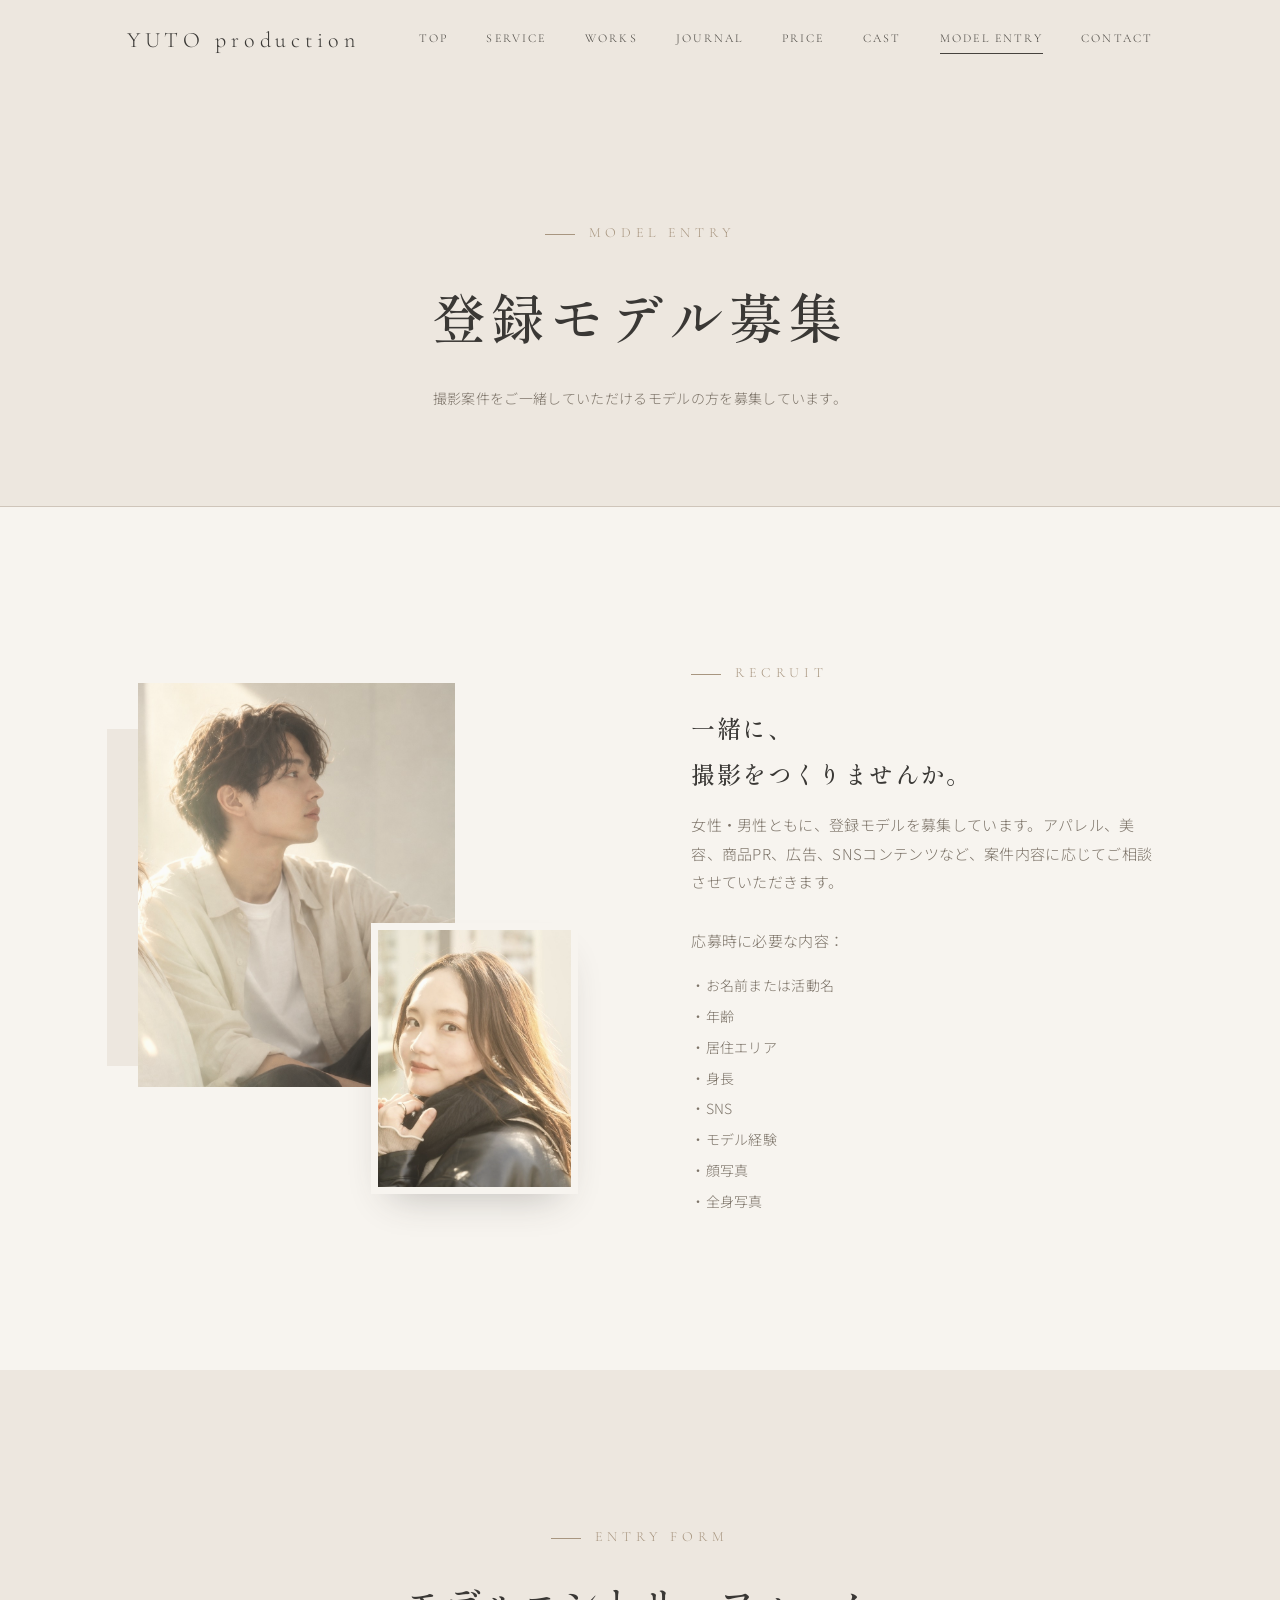
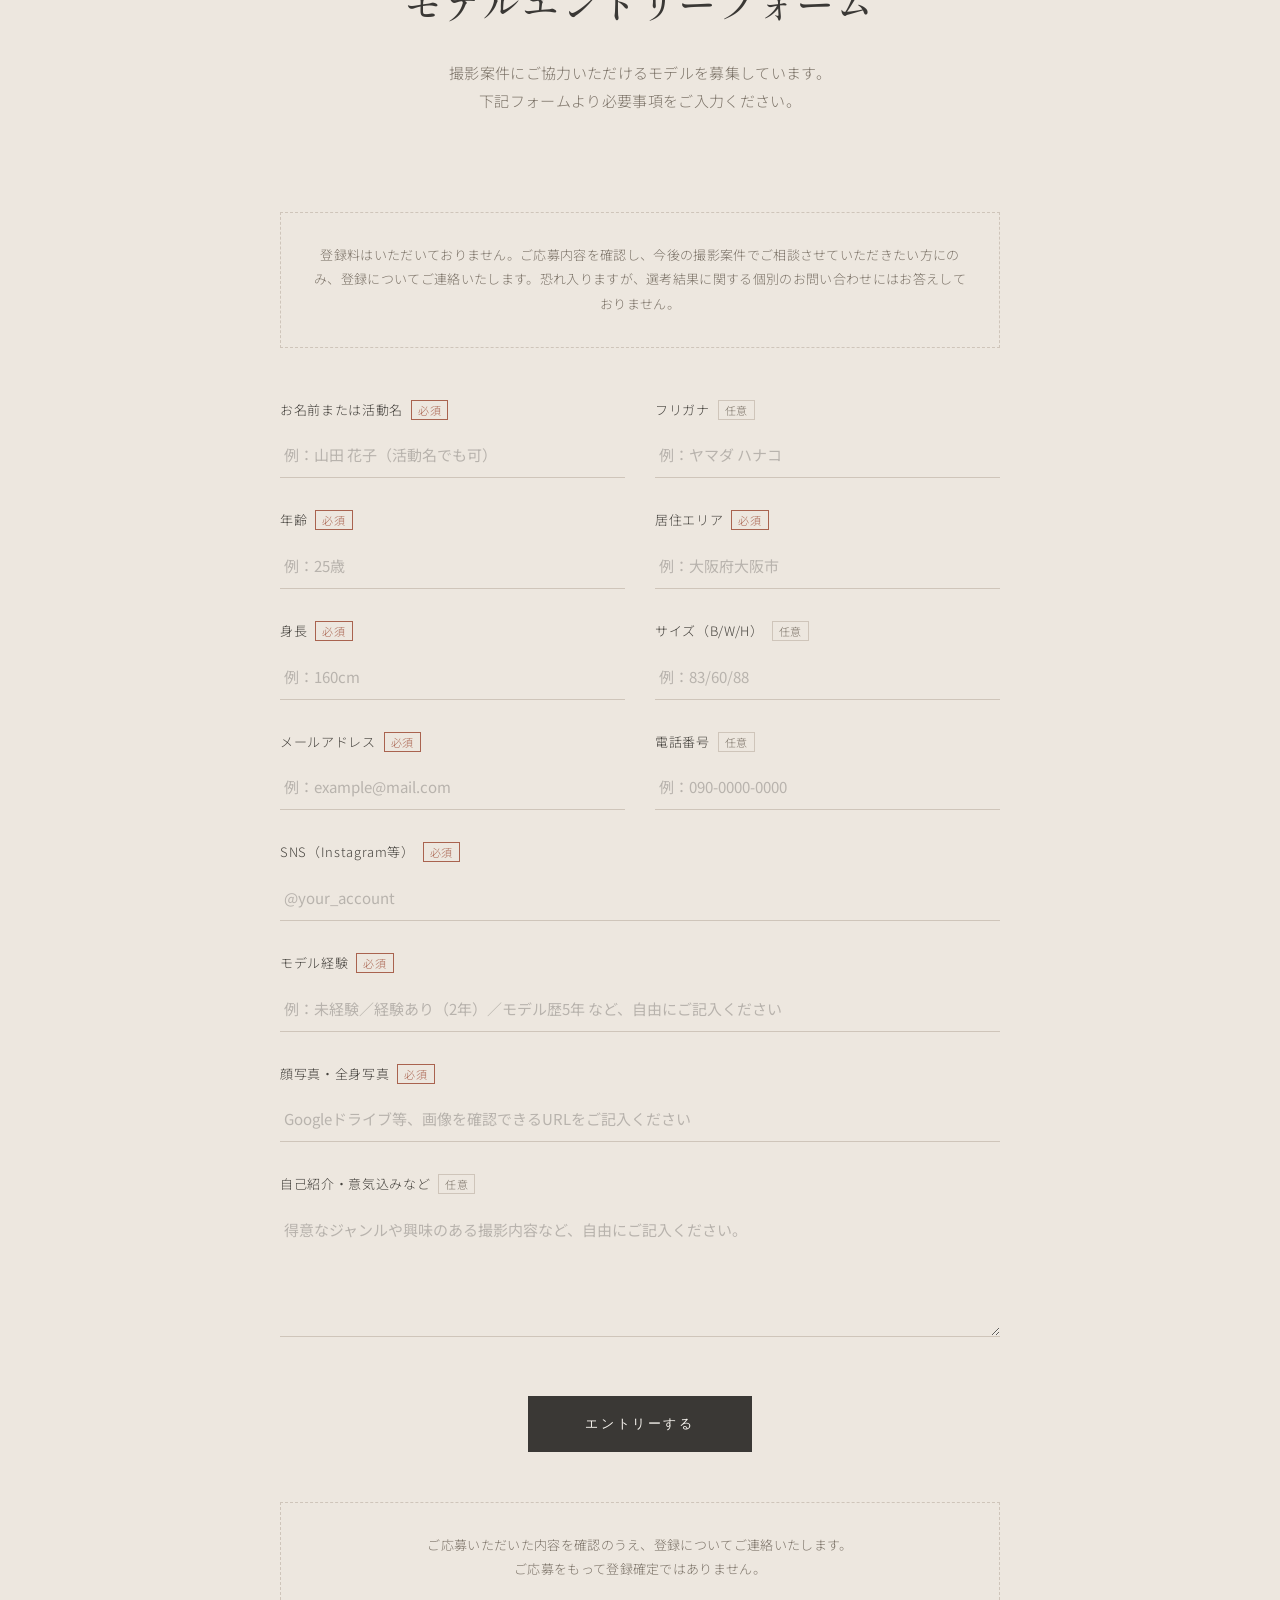
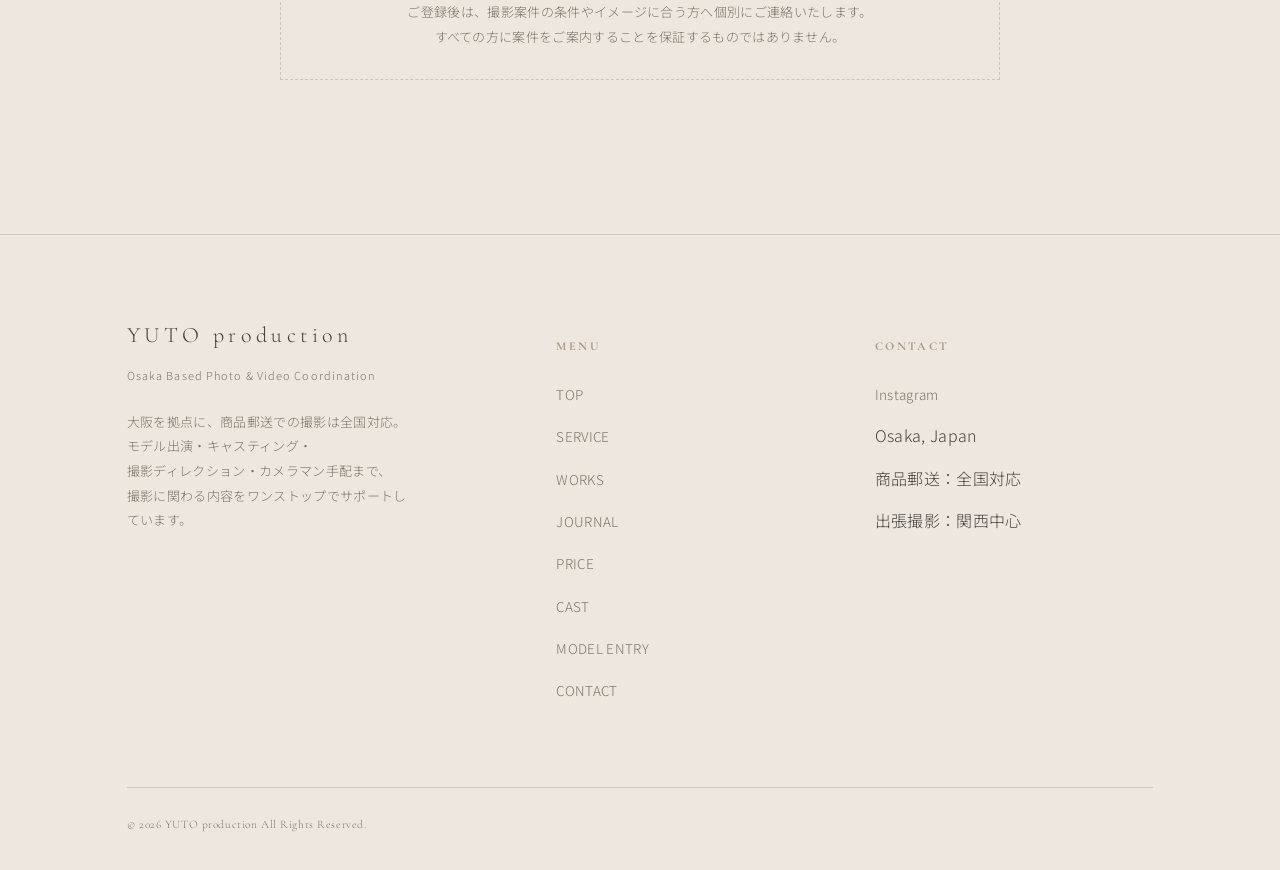
<file: entry.html>
<!doctype html>
<html lang="ja">
<head>
<meta name="google-site-verification" content="fTBtH_tsMauBBMRYXtWqKXYx6BBvzcK3O1Ac2PijdVc" />
<meta charset="UTF-8">
<meta name="viewport" content="width=device-width, initial-scale=1.0">
<title>大阪でアパレル・商品撮影のモデル募集｜YUTO Production</title>
<meta name="description" content="大阪を中心に、商品撮影やアパレル撮影などにご協力いただける登録モデルを募集しています。アパレル・美容・商品PR・SNSコンテンツなど、案件内容に応じてご相談させていただきます。">
<link rel="canonical" href="https://juri-creative-site.juribuuu.workers.dev/entry">
<meta property="og:type" content="website">
<meta property="og:site_name" content="YUTO production">
<meta property="og:title" content="大阪でアパレル・商品撮影のモデル募集｜YUTO Production">
<meta property="og:description" content="大阪を中心に、商品撮影やアパレル撮影などにご協力いただける登録モデルを募集しています。アパレル・美容・商品PR・SNSコンテンツなど、案件内容に応じてご相談させていただきます。">
<meta property="og:url" content="https://juri-creative-site.juribuuu.workers.dev/entry">
<meta property="og:image" content="https://juri-creative-site.juribuuu.workers.dev/images/top.jpg">
<meta property="og:image:width" content="1206">
<meta property="og:image:height" content="1716">
<meta property="og:image:alt" content="YUTO production メインビジュアル">
<meta property="og:locale" content="ja_JP">
<meta name="twitter:card" content="summary_large_image">
<link rel="preconnect" href="https://fonts.googleapis.com">
<link rel="preconnect" href="https://fonts.gstatic.com" crossorigin>
<link href="https://fonts.googleapis.com/css2?family=Cormorant+Garamond:wght@400;500;600&family=Shippori+Mincho:wght@400;500;600&family=Noto+Sans+JP:wght@300;400;500&display=swap" rel="stylesheet">
<link rel="stylesheet" href="css/style.css">
</head>
<body>

<header class="site-header">
  <div class="container">
    <a href="/" class="logo">YUTO production</a>
    <nav class="nav-primary">
      <a href="/">TOP</a>
      <a href="/service">SERVICE</a>
      <a href="/works">WORKS</a>
      <a href="/journal">JOURNAL</a>
      <a href="/price">PRICE</a>
      <a href="/cast">CAST</a>
      <a href="/entry" class="is-active">MODEL ENTRY</a>
      <a href="/contact">CONTACT</a>
    </nav>
    <button class="nav-toggle" aria-label="メニューを開く"><span></span><span></span><span></span></button>
  </div>
</header>

<section class="page-hero">
  <span class="eyebrow en">Model Entry</span>
  <h1>登録モデル募集</h1>
  <p>撮影案件をご一緒していただけるモデルの方を<br class="sp-br">募集しています。</p>
</section>

<section>
  <div class="container">
    <div class="about recruit-about reveal">
      <div class="recruit-photos">
        <div class="recruit-photo recruit-photo-primary ph photo"><img src="images/entry-recruit-male.jpg" alt="登録モデル募集（男性）" style="object-position:center 18%;"></div>
        <div class="recruit-photo recruit-photo-secondary ph photo"><img src="images/entry-recruit.jpg" alt="登録モデル募集（女性）" style="object-position:center 20%;"></div>
      </div>
      <div>
        <span class="eyebrow">Recruit</span>
        <h2>一緒に、<br>撮影をつくりませんか。</h2>
        <p>女性・男性ともに、<br class="sp-br">登録モデルを募集しています。<br class="sp-br">アパレル、美容、商品PR、広告、<br class="sp-br">SNSコンテンツなど、<br class="sp-br">案件内容に応じてご相談させていただきます。</p>
        <p style="margin-top:30px;">応募時に必要な内容：</p>
        <ul style="margin-top:14px;color:var(--c-sub);font-size:14px;line-height:2.2;">
          <li>・お名前または活動名</li>
          <li>・年齢</li>
          <li>・居住エリア</li>
          <li>・身長</li>
          <li>・SNS</li>
          <li>・モデル経験</li>
          <li>・顔写真</li>
          <li>・全身写真</li>
        </ul>
      </div>
    </div>
  </div>
</section>

<section style="background:var(--c-greige-lighter);">
  <div class="container">
    <div class="section-head reveal">
      <span class="eyebrow">Entry Form</span>
      <h2>モデルエントリーフォーム</h2>
      <p>撮影案件にご協力いただける<br class="sp-br">モデルを募集しています。<br>下記フォームより必要事項をご入力ください。</p>
    </div>

    <div class="notice-box reveal" style="max-width:720px;margin-left:auto;margin-right:auto;margin-bottom:50px;">
      登録料はいただいておりません。ご応募内容を確認し、今後の撮影案件でご相談させていただきたい方にのみ、登録についてご連絡いたします。恐れ入りますが、選考結果に関する個別のお問い合わせにはお答えしておりません。
    </div>

    <form class="form-shell js-formspree-form reveal" action="https://formspree.io/f/mwlknzvn" method="POST">
      <input type="hidden" name="_subject" value="【HP経由】モデルエントリー">
      <div class="form-grid-2">
        <div class="form-row">
          <label>お名前または活動名<span class="req">必須</span></label>
          <input type="text" name="name" required placeholder="例：山田 花子（活動名でも可）">
        </div>
        <div class="form-row">
          <label>フリガナ<span class="opt">任意</span></label>
          <input type="text" name="furigana" placeholder="例：ヤマダ ハナコ">
        </div>
      </div>

      <div class="form-grid-2">
        <div class="form-row">
          <label>年齢<span class="req">必須</span></label>
          <input type="text" name="age" required placeholder="例：25歳">
        </div>
        <div class="form-row">
          <label>居住エリア<span class="req">必須</span></label>
          <input type="text" name="area" required placeholder="例：大阪府大阪市">
        </div>
      </div>

      <div class="form-grid-2">
        <div class="form-row">
          <label>身長<span class="req">必須</span></label>
          <input type="text" name="height" required placeholder="例：160cm">
        </div>
        <div class="form-row">
          <label>サイズ（B/W/H）<span class="opt">任意</span></label>
          <input type="text" name="size" placeholder="例：83/60/88">
        </div>
      </div>

      <div class="form-grid-2">
        <div class="form-row">
          <label>メールアドレス<span class="req">必須</span></label>
          <input type="email" name="email" required placeholder="例：example@mail.com">
        </div>
        <div class="form-row">
          <label>電話番号<span class="opt">任意</span></label>
          <input type="tel" name="phone" placeholder="例：090-0000-0000">
        </div>
      </div>

      <div class="form-row">
        <label>SNS（Instagram等）<span class="req">必須</span></label>
        <input type="text" name="sns" required placeholder="@your_account">
      </div>

      <div class="form-row">
        <label>モデル経験<span class="req">必須</span></label>
        <input type="text" name="experience" required placeholder="例：未経験／経験あり（2年）／モデル歴5年 など、自由にご記入ください">
      </div>

      <div class="form-row">
        <label>顔写真・全身写真<span class="req">必須</span></label>
        <input type="text" name="photos" required placeholder="Googleドライブ等、画像を確認できるURLをご記入ください">
      </div>

      <div class="form-row">
        <label>自己紹介・意気込みなど<span class="opt">任意</span></label>
        <textarea name="message" placeholder="得意なジャンルや興味のある撮影内容など、自由にご記入ください。"></textarea>
      </div>

      <div class="form-submit-row">
        <button type="submit">エントリーする</button>
        <p class="form-message"></p>
      </div>
    </form>

    <div class="notice-box reveal" style="max-width:720px;margin:50px auto 0;">
      <p>ご応募いただいた内容を確認のうえ、<br class="sp-br">登録についてご連絡いたします。<br>ご応募をもって登録確定ではありません。</p>
      <p style="margin-top:18px;">ご登録後は、<br class="sp-br">撮影案件の条件やイメージに合う方へ<br class="sp-br">個別にご連絡いたします。<br>すべての方に案件をご案内することを保証するものではありません。</p>
    </div>
  </div>
</section>

<footer class="site-footer">
  <div class="container">
    <div class="footer-grid">
      <div>
        <div class="footer-logo">YUTO production<span class="provisional">Osaka Based Photo &amp; Video Coordination</span></div>
        <p style="margin-top:24px;color:var(--c-sub);font-size:13px;max-width:280px;">大阪を拠点に、商品郵送での撮影は全国対応。<br class="pc-br">モデル出演・キャスティング・<br class="sp-br"><span style="white-space:nowrap;">撮影ディレクション</span>・カメラマン手配まで、<br>撮影に関わる内容をワンストップで<br class="sp-br">サポートしています。</p>
      </div>
      <div>
        <h5>MENU</h5>
        <ul>
          <li><a href="/">TOP</a></li>
          <li><a href="/service">SERVICE</a></li>
          <li><a href="/works">WORKS</a></li>
          <li><a href="/journal">JOURNAL</a></li>
          <li><a href="/price">PRICE</a></li>
          <li><a href="/cast">CAST</a></li>
          <li><a href="/entry">MODEL ENTRY</a></li>
          <li><a href="/contact">CONTACT</a></li>
        </ul>
      </div>
      <div>
        <h5>CONTACT</h5>
        <ul>
          <li><a href="https://www.instagram.com/juri_7_8/" target="_blank" rel="noopener">Instagram</a></li>
          <li>Osaka, Japan</li>
          <li>商品郵送：全国対応</li>
          <li>出張撮影：関西中心</li>
        </ul>
      </div>
    </div>
    <div class="footer-bottom">
      <span>&copy; 2026 YUTO production All Rights Reserved.</span>
    </div>
  </div>
</footer>

<script src="js/main.js"></script>
</body>
</html>
</file>
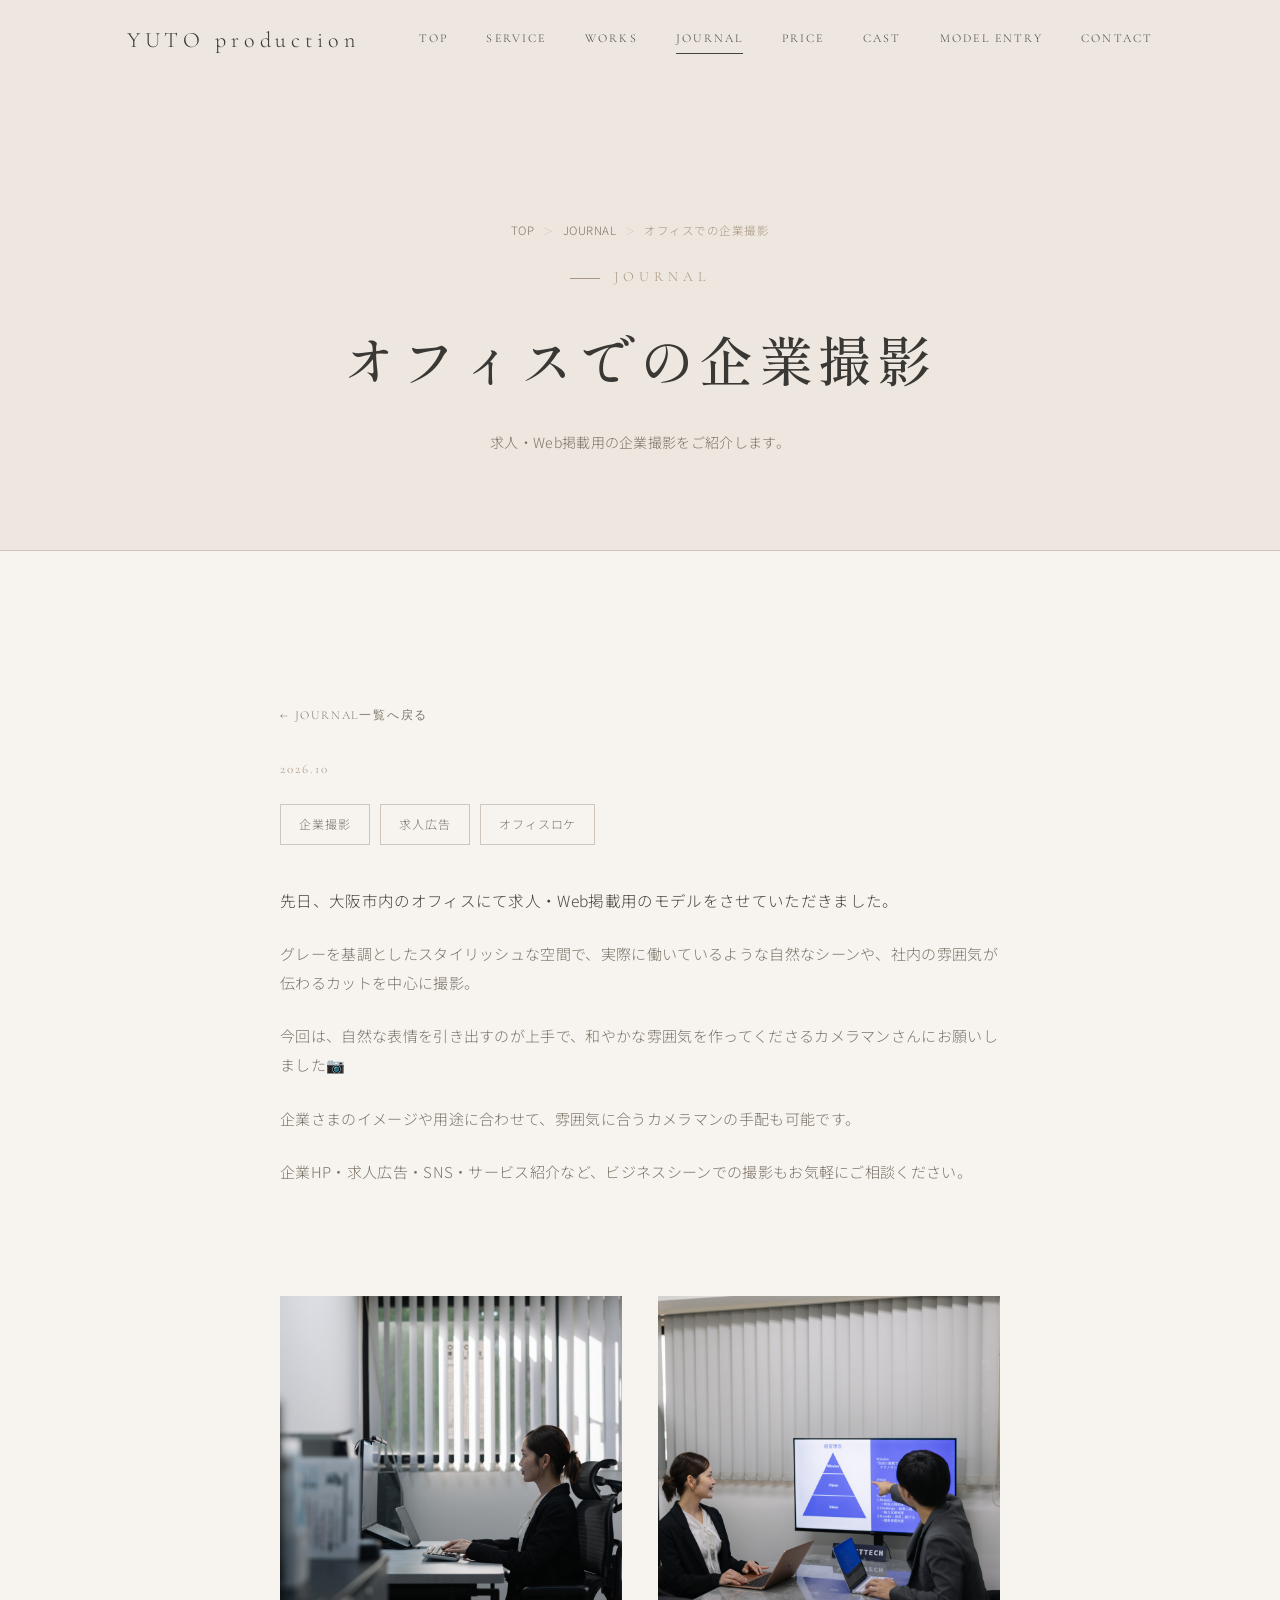
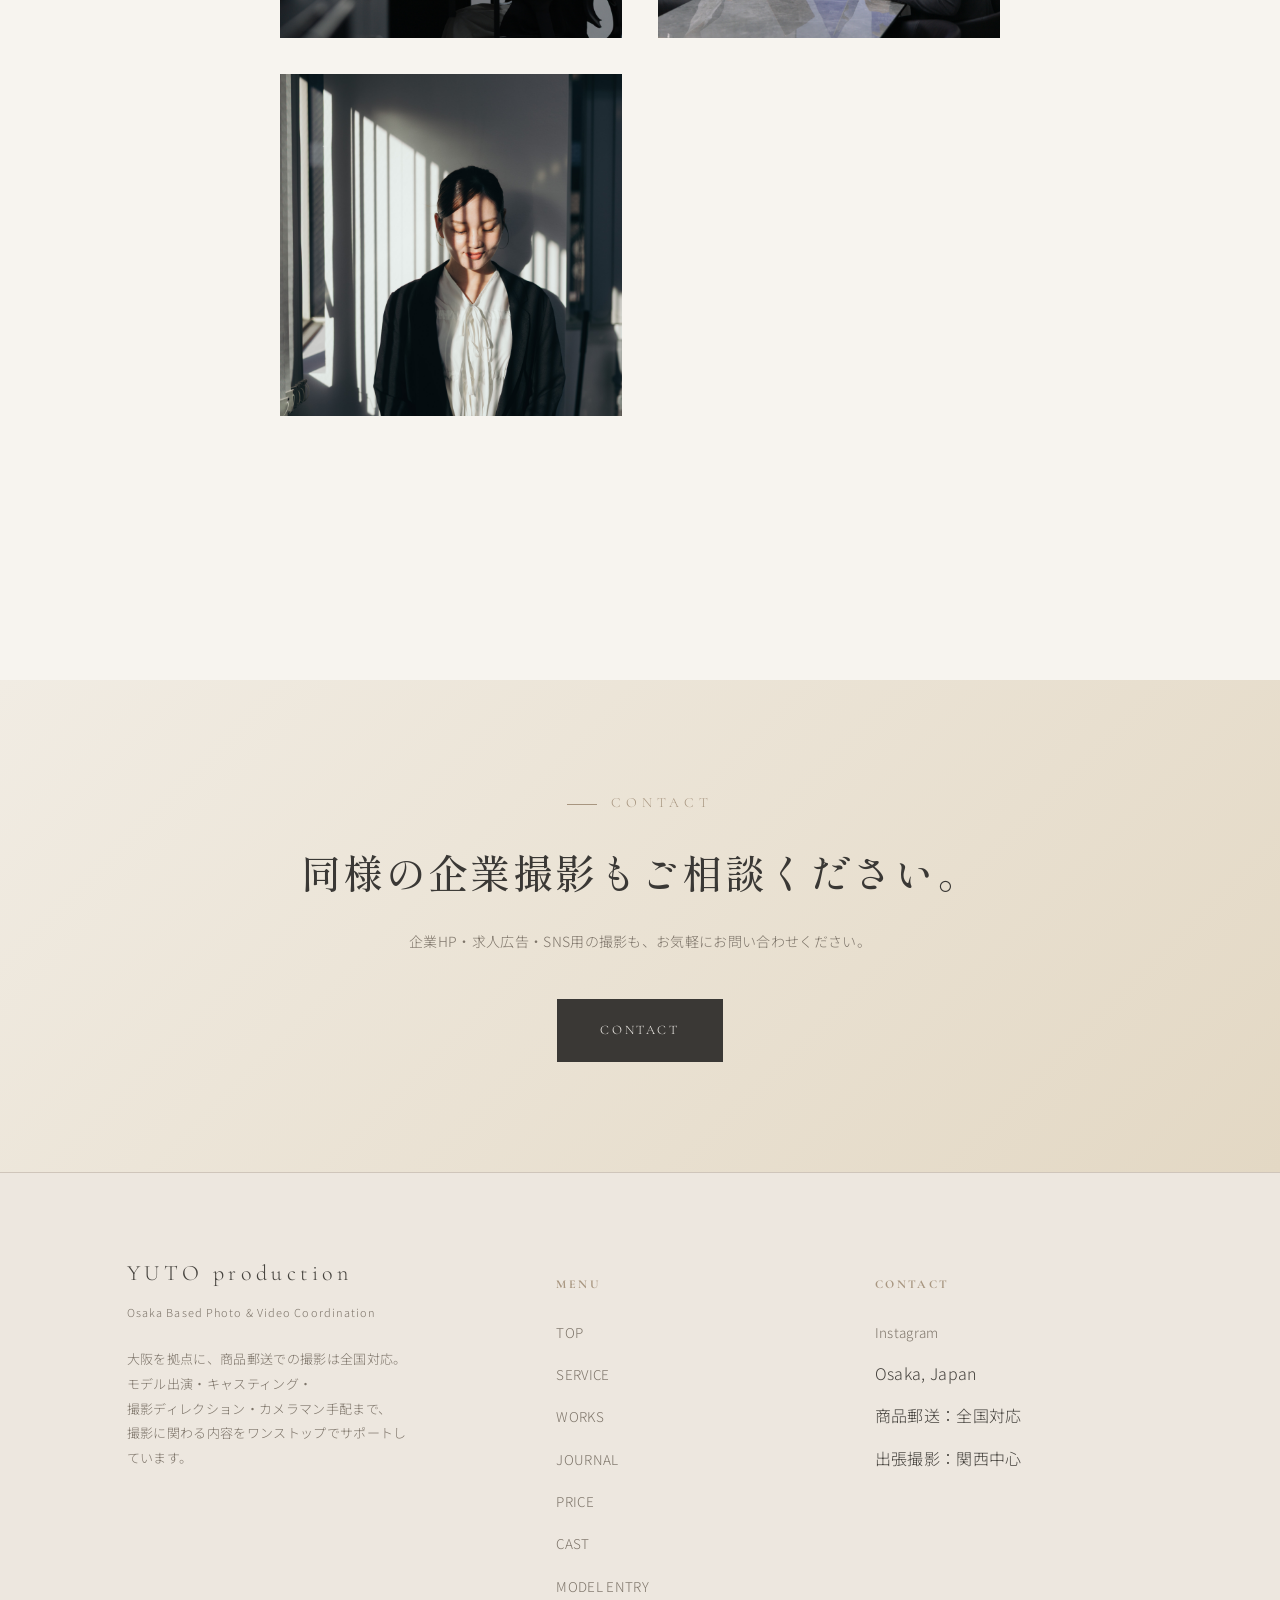
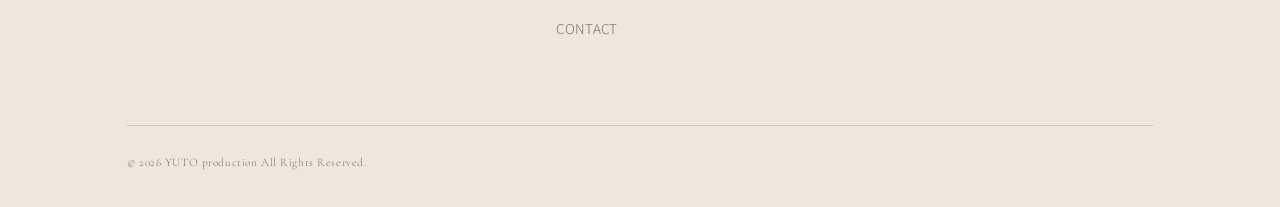
<file: journal-corporate-office.html>
<!doctype html>
<html lang="ja">
<head>
<meta name="google-site-verification" content="fTBtH_tsMauBBMRYXtWqKXYx6BBvzcK3O1Ac2PijdVc" />
<meta charset="UTF-8">
<meta name="viewport" content="width=device-width, initial-scale=1.0">
<title>オフィスでの企業撮影事例｜YUTO Production JOURNAL</title>
<meta name="description" content="大阪市内のオフィスで撮影した、求人・Web掲載用の企業撮影をご紹介します。グレーを基調としたスタイリッシュな空間での制作事例レポートです。">
<link rel="canonical" href="https://juri-creative-site.juribuuu.workers.dev/journal-corporate-office">
<meta property="og:type" content="article">
<meta property="og:site_name" content="YUTO production">
<meta property="og:title" content="オフィスでの企業撮影事例｜YUTO Production JOURNAL">
<meta property="og:description" content="大阪市内のオフィスで撮影した、求人・Web掲載用の企業撮影をご紹介します。グレーを基調としたスタイリッシュな空間での制作事例レポートです。">
<meta property="og:url" content="https://juri-creative-site.juribuuu.workers.dev/journal-corporate-office">
<meta property="og:image" content="https://juri-creative-site.juribuuu.workers.dev/images/journal-corporate-office-desk.jpg">
<meta property="og:image:width" content="3000">
<meta property="og:image:height" content="2000">
<meta property="og:image:alt" content="オフィスでデスクワークをしている様子">
<meta property="og:locale" content="ja_JP">
<meta name="twitter:card" content="summary_large_image">
<link rel="preconnect" href="https://fonts.googleapis.com">
<link rel="preconnect" href="https://fonts.gstatic.com" crossorigin>
<link href="https://fonts.googleapis.com/css2?family=Cormorant+Garamond:wght@400;500;600&family=Shippori+Mincho:wght@400;500;600&family=Noto+Sans+JP:wght@300;400;500&display=swap" rel="stylesheet">
<link rel="stylesheet" href="css/style.css">
<script type="application/ld+json">
{
  "@context": "https://schema.org",
  "@type": "BreadcrumbList",
  "itemListElement": [
    { "@type": "ListItem", "position": 1, "name": "TOP", "item": "https://juri-creative-site.juribuuu.workers.dev/" },
    { "@type": "ListItem", "position": 2, "name": "JOURNAL", "item": "https://juri-creative-site.juribuuu.workers.dev/journal" },
    { "@type": "ListItem", "position": 3, "name": "オフィスでの企業撮影", "item": "https://juri-creative-site.juribuuu.workers.dev/journal-corporate-office" }
  ]
}
</script>
<script type="application/ld+json">
{
  "@context": "https://schema.org",
  "@type": "Article",
  "headline": "オフィスでの企業撮影",
  "datePublished": "2026-10-02",
  "description": "大阪市内のオフィスで撮影した、求人・Web掲載用の企業撮影をご紹介します。グレーを基調としたスタイリッシュな空間での制作事例レポートです。",
  "mainEntityOfPage": "https://juri-creative-site.juribuuu.workers.dev/journal-corporate-office",
  "inLanguage": "ja",
  "author": {
    "@type": "Organization",
    "@id": "https://juri-creative-site.juribuuu.workers.dev/#organization",
    "name": "YUTO production",
    "url": "https://juri-creative-site.juribuuu.workers.dev/"
  },
  "publisher": {
    "@type": "Organization",
    "@id": "https://juri-creative-site.juribuuu.workers.dev/#organization",
    "name": "YUTO production",
    "url": "https://juri-creative-site.juribuuu.workers.dev/"
  },
  "image": [
    "https://juri-creative-site.juribuuu.workers.dev/images/journal-corporate-office-desk.jpg",
    "https://juri-creative-site.juribuuu.workers.dev/images/journal-corporate-office-meeting.jpg",
    "https://juri-creative-site.juribuuu.workers.dev/images/journal-corporate-office-portrait.jpg"
  ]
}
</script>
</head>
<body>

<header class="site-header">
  <div class="container">
    <a href="/" class="logo">YUTO production</a>
    <nav class="nav-primary">
      <a href="/">TOP</a>
      <a href="/service">SERVICE</a>
      <a href="/works">WORKS</a>
      <a href="/journal" class="is-active">JOURNAL</a>
      <a href="/price">PRICE</a>
      <a href="/cast">CAST</a>
      <a href="/entry">MODEL ENTRY</a>
      <a href="/contact">CONTACT</a>
    </nav>
    <button class="nav-toggle" aria-label="メニューを開く"><span></span><span></span><span></span></button>
  </div>
</header>

<section class="page-hero">
  <nav class="breadcrumb" aria-label="パンくずリスト">
    <ol>
      <li><a href="/">TOP</a></li>
      <li><a href="/journal">JOURNAL</a></li>
      <li aria-current="page">オフィスでの企業撮影</li>
    </ol>
  </nav>
  <span class="eyebrow en">Journal</span>
  <h1>オフィスでの<br class="sp-br">企業撮影</h1>
  <p>求人・Web掲載用の<br class="sp-br">企業撮影をご紹介します。</p>
</section>

<section>
  <div class="container">
    <article class="journal-article reveal">
      <a href="/journal" class="article-back">&larr; JOURNAL一覧へ戻る</a>

      <div class="article-meta">
        <span class="date">2026.10</span>
        <div class="tag-row">
          <span>企業撮影</span>
          <span>求人広告</span>
          <span>オフィスロケ</span>
        </div>
      </div>

      <p class="lead">
        先日、大阪市内のオフィスにて求人・Web掲載用のモデルをさせていただきました。
      </p>

      <div class="body">
        <p>
          グレーを基調としたスタイリッシュな空間で、実際に働いているような自然なシーンや、社内の雰囲気が伝わるカットを中心に撮影。
        </p>
        <p>
          今回は、自然な表情を引き出すのが上手で、和やかな雰囲気を作ってくださるカメラマンさんにお願いしました&#128247;
        </p>
        <p>
          企業さまのイメージや用途に合わせて、雰囲気に合うカメラマンの手配も可能です。
        </p>
        <p>
          企業HP・求人広告・SNS・サービス紹介など、ビジネスシーンでの撮影もお気軽にご相談ください。
        </p>
      </div>

      <div class="journal-gallery reveal">
        <div class="journal-gallery-grid">
          <figure class="g-office-desk">
            <img src="images/journal-corporate-office-desk.jpg" alt="オフィスでデスクワークをしている様子" loading="lazy">
          </figure>
          <figure class="g-office-meeting">
            <img src="images/journal-corporate-office-meeting.jpg" alt="オフィスでミーティングをしている様子" loading="lazy">
          </figure>
          <figure class="g-office-portrait">
            <img src="images/journal-corporate-office-portrait.jpg" alt="オフィスでの企業撮影ポートレート" loading="lazy">
          </figure>
        </div>
      </div>
    </article>
  </div>
</section>

<section class="cta-band reveal">
  <div class="container">
    <span class="eyebrow">Contact</span>
    <h2>同様の企業撮影も<br class="sp-br">ご相談ください。</h2>
    <p>企業HP・求人広告・SNS用の撮影も、<br class="sp-br">お気軽にお問い合わせください。</p>
    <div class="btn-row">
      <a href="/contact" class="btn btn-dark">CONTACT</a>
    </div>
  </div>
</section>

<footer class="site-footer">
  <div class="container">
    <div class="footer-grid">
      <div>
        <div class="footer-logo">YUTO production<span class="provisional">Osaka Based Photo &amp; Video Coordination</span></div>
        <p style="margin-top:24px;color:var(--c-sub);font-size:13px;max-width:280px;">大阪を拠点に、商品郵送での撮影は全国対応。<br class="pc-br">モデル出演・キャスティング・<br class="sp-br"><span style="white-space:nowrap;">撮影ディレクション</span>・カメラマン手配まで、<br>撮影に関わる内容をワンストップで<br class="sp-br">サポートしています。</p>
      </div>
      <div>
        <h5>MENU</h5>
        <ul>
          <li><a href="/">TOP</a></li>
          <li><a href="/service">SERVICE</a></li>
          <li><a href="/works">WORKS</a></li>
          <li><a href="/journal">JOURNAL</a></li>
          <li><a href="/price">PRICE</a></li>
          <li><a href="/cast">CAST</a></li>
          <li><a href="/entry">MODEL ENTRY</a></li>
          <li><a href="/contact">CONTACT</a></li>
        </ul>
      </div>
      <div>
        <h5>CONTACT</h5>
        <ul>
          <li><a href="https://www.instagram.com/juri_7_8/" target="_blank" rel="noopener">Instagram</a></li>
          <li>Osaka, Japan</li>
          <li>商品郵送：全国対応</li>
          <li>出張撮影：関西中心</li>
        </ul>
      </div>
    </div>
    <div class="footer-bottom">
      <span>&copy; 2026 YUTO production All Rights Reserved.</span>
    </div>
  </div>
</footer>

<script src="js/main.js"></script>
</body>
</html>
</file>
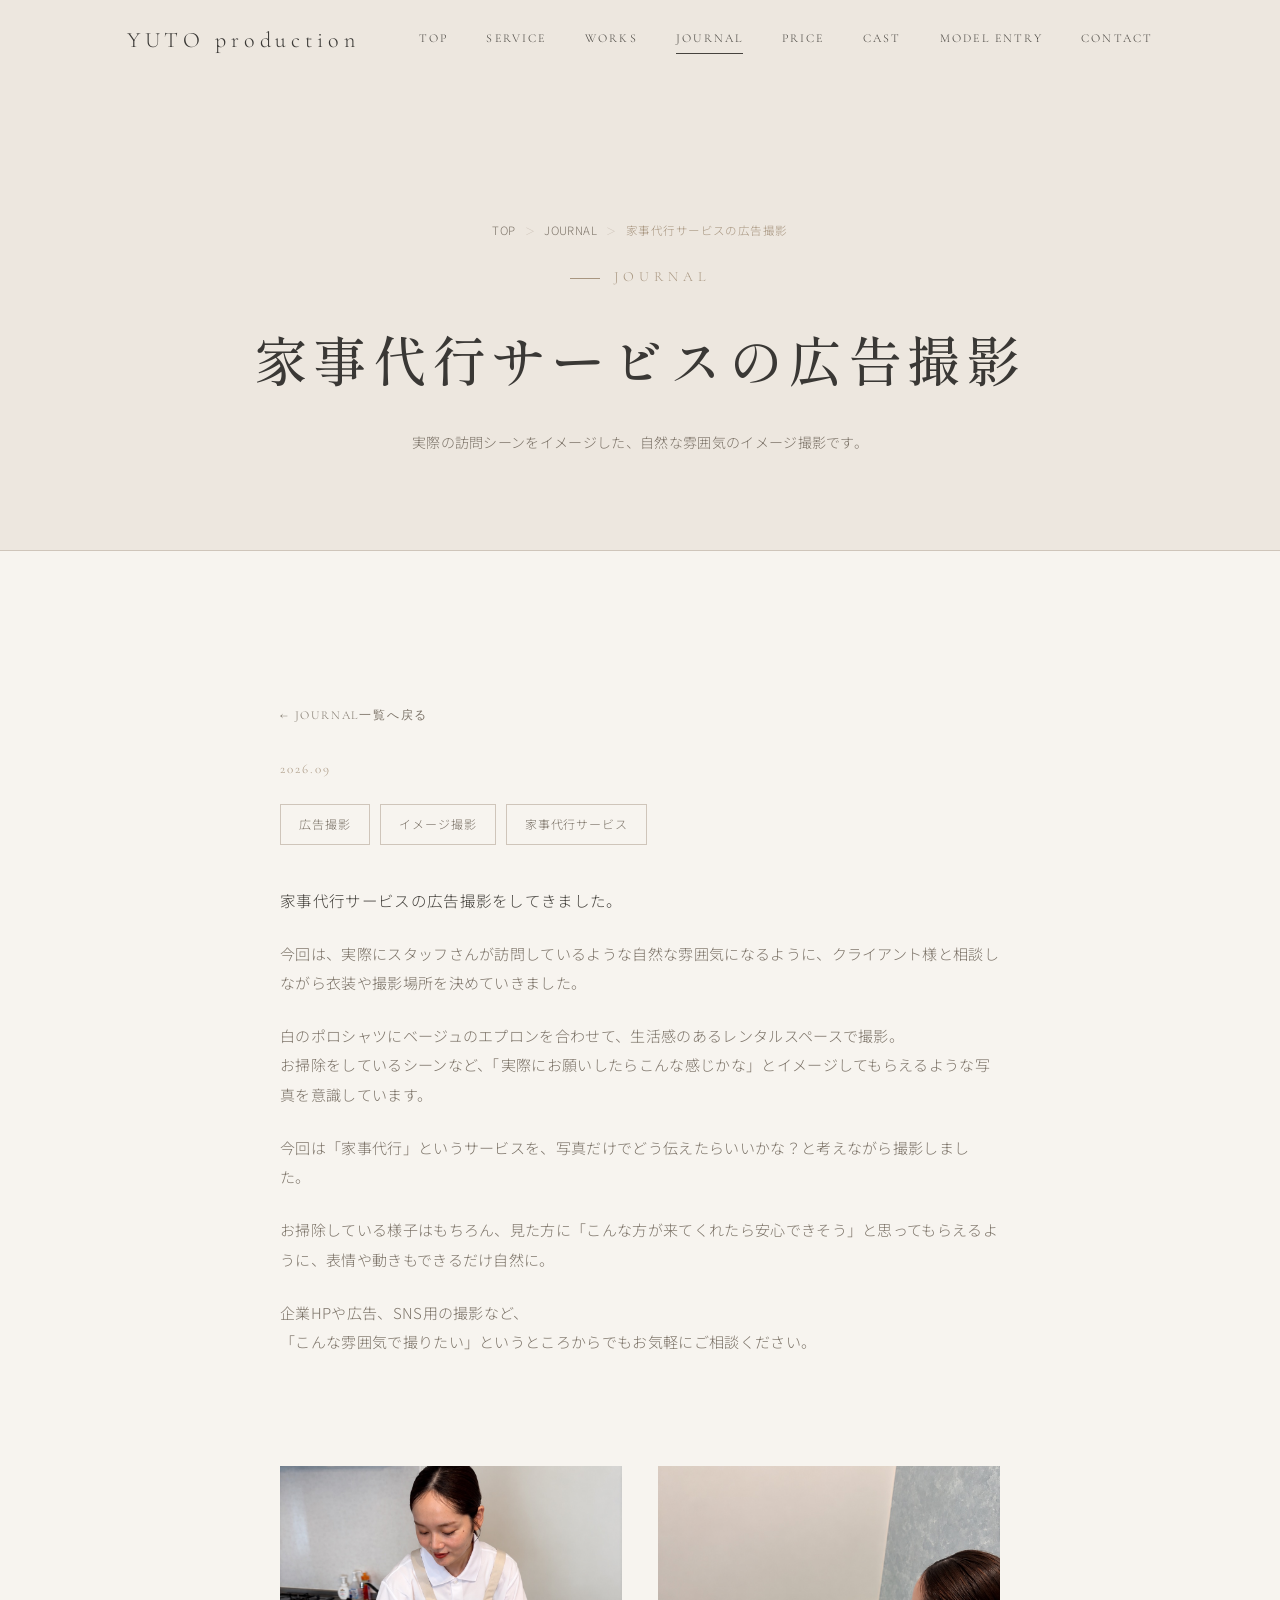
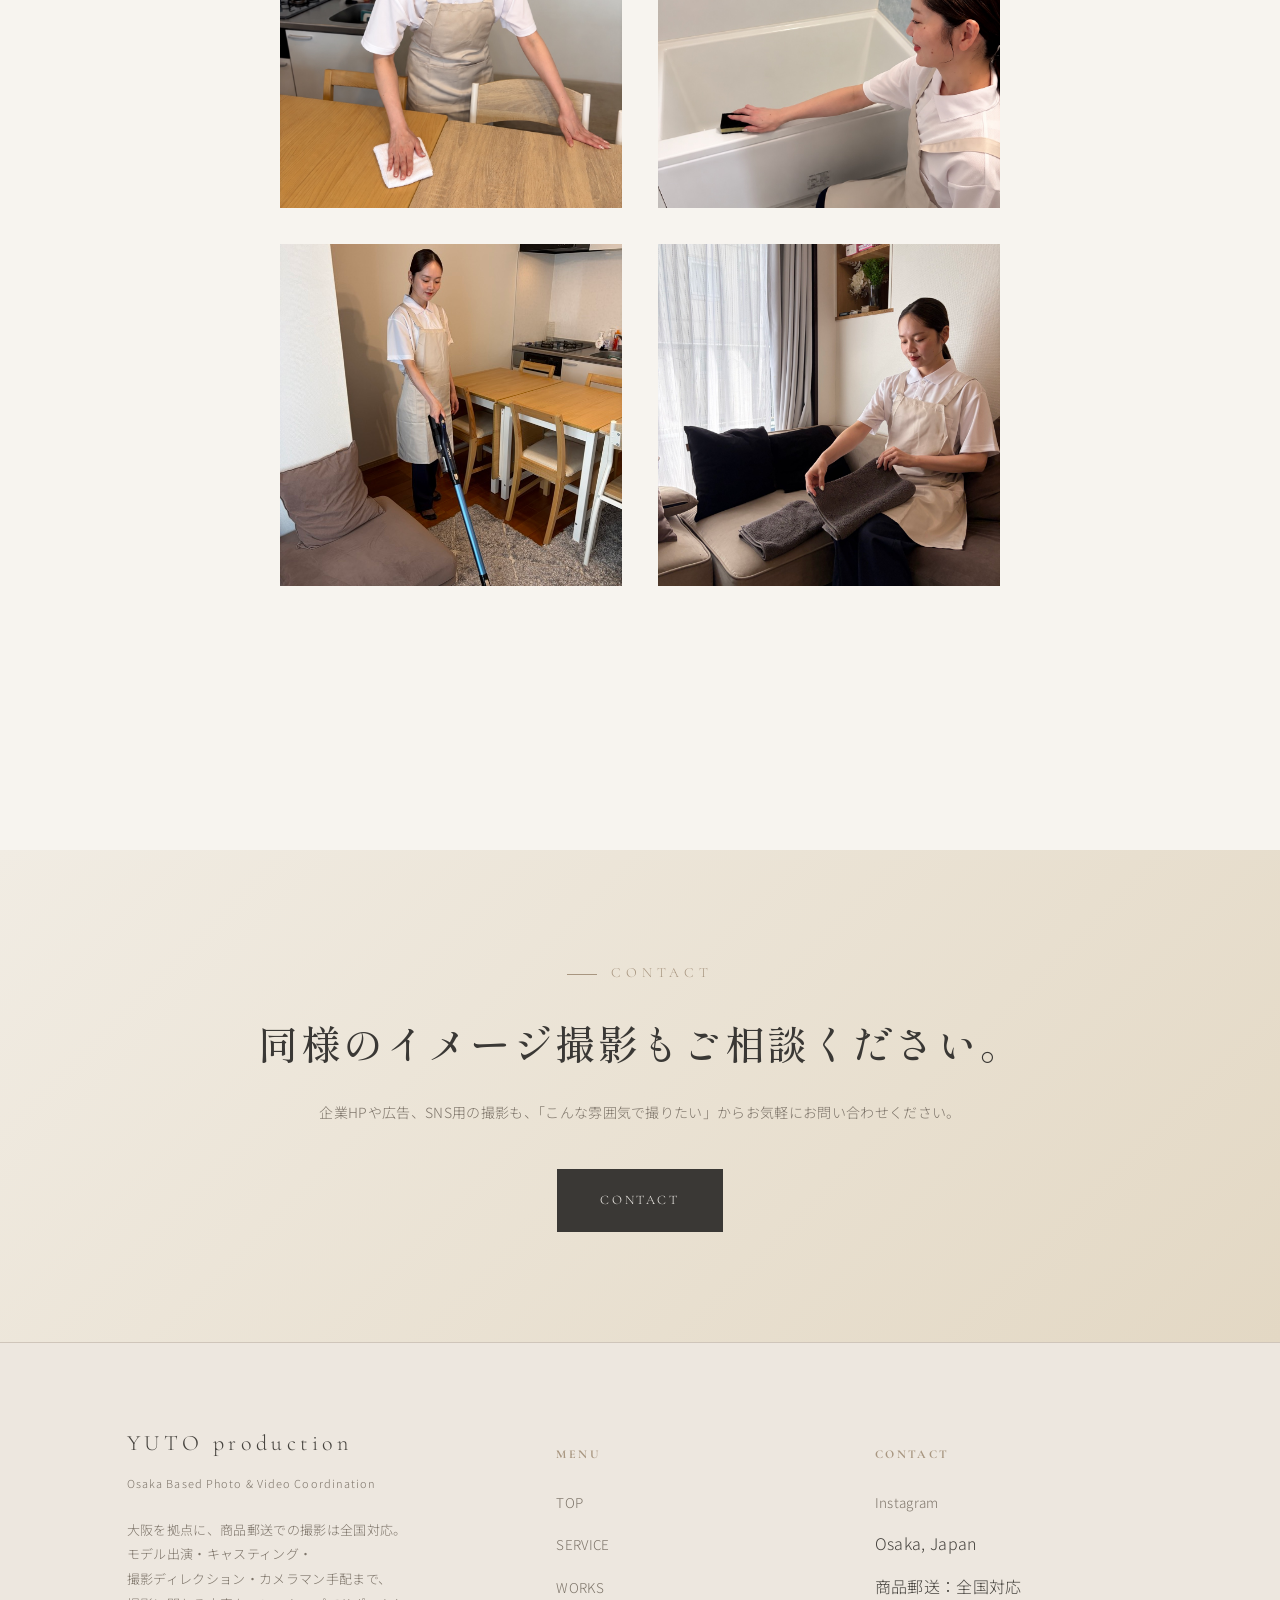
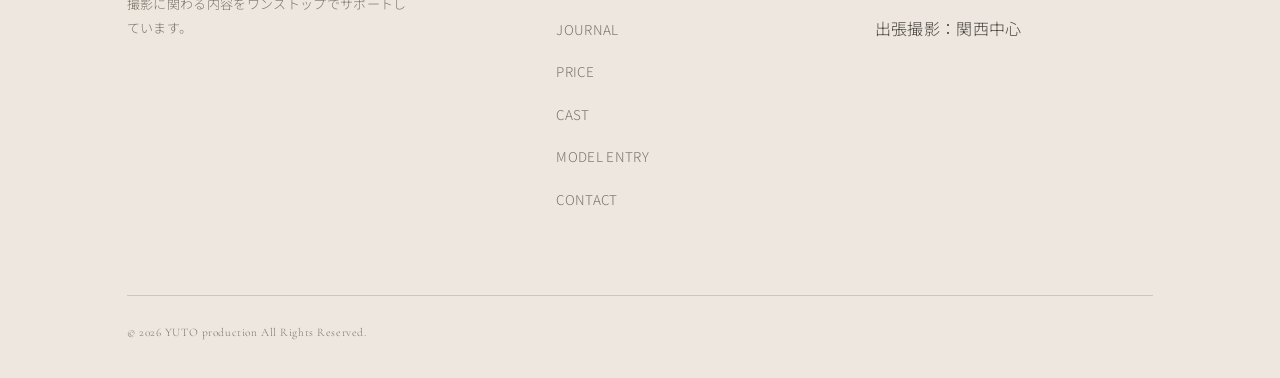
<file: journal-housekeeping-photo.html>
<!doctype html>
<html lang="ja">
<head>
<meta name="google-site-verification" content="fTBtH_tsMauBBMRYXtWqKXYx6BBvzcK3O1Ac2PijdVc" />
<meta charset="UTF-8">
<meta name="viewport" content="width=device-width, initial-scale=1.0">
<title>家事代行サービスの広告撮影事例｜YUTO Production JOURNAL</title>
<meta name="description" content="大阪で撮影した、家事代行サービスの広告用イメージ撮影をご紹介します。実際の訪問シーンをイメージした、自然な雰囲気の制作事例レポートです。">
<link rel="canonical" href="https://juri-creative-site.juribuuu.workers.dev/journal-housekeeping-photo">
<meta property="og:type" content="article">
<meta property="og:site_name" content="YUTO production">
<meta property="og:title" content="家事代行サービスの広告撮影事例｜YUTO Production JOURNAL">
<meta property="og:description" content="大阪で撮影した、家事代行サービスの広告用イメージ撮影をご紹介します。実際の訪問シーンをイメージした、自然な雰囲気の制作事例レポートです。">
<meta property="og:url" content="https://juri-creative-site.juribuuu.workers.dev/journal-housekeeping-photo">
<meta property="og:image" content="https://juri-creative-site.juribuuu.workers.dev/images/journal-housekeeping-towel.jpg">
<meta property="og:image:width" content="1600">
<meta property="og:image:height" content="1200">
<meta property="og:image:alt" content="家事代行スタッフがタオルをたたんでいる様子">
<meta property="og:locale" content="ja_JP">
<meta name="twitter:card" content="summary_large_image">
<link rel="preconnect" href="https://fonts.googleapis.com">
<link rel="preconnect" href="https://fonts.gstatic.com" crossorigin>
<link href="https://fonts.googleapis.com/css2?family=Cormorant+Garamond:wght@400;500;600&family=Shippori+Mincho:wght@400;500;600&family=Noto+Sans+JP:wght@300;400;500&display=swap" rel="stylesheet">
<link rel="stylesheet" href="css/style.css">
<script type="application/ld+json">
{
  "@context": "https://schema.org",
  "@type": "BreadcrumbList",
  "itemListElement": [
    { "@type": "ListItem", "position": 1, "name": "TOP", "item": "https://juri-creative-site.juribuuu.workers.dev/" },
    { "@type": "ListItem", "position": 2, "name": "JOURNAL", "item": "https://juri-creative-site.juribuuu.workers.dev/journal" },
    { "@type": "ListItem", "position": 3, "name": "家事代行サービスの広告撮影", "item": "https://juri-creative-site.juribuuu.workers.dev/journal-housekeeping-photo" }
  ]
}
</script>
<script type="application/ld+json">
{
  "@context": "https://schema.org",
  "@type": "Article",
  "headline": "家事代行サービスの広告撮影",
  "datePublished": "2026-09-15",
  "description": "大阪で撮影した、家事代行サービスの広告用イメージ撮影をご紹介します。実際の訪問シーンをイメージした、自然な雰囲気の制作事例レポートです。",
  "mainEntityOfPage": "https://juri-creative-site.juribuuu.workers.dev/journal-housekeeping-photo",
  "inLanguage": "ja",
  "author": {
    "@type": "Organization",
    "@id": "https://juri-creative-site.juribuuu.workers.dev/#organization",
    "name": "YUTO production",
    "url": "https://juri-creative-site.juribuuu.workers.dev/"
  },
  "publisher": {
    "@type": "Organization",
    "@id": "https://juri-creative-site.juribuuu.workers.dev/#organization",
    "name": "YUTO production",
    "url": "https://juri-creative-site.juribuuu.workers.dev/"
  },
  "image": [
    "https://juri-creative-site.juribuuu.workers.dev/images/journal-housekeeping-table.jpg",
    "https://juri-creative-site.juribuuu.workers.dev/images/journal-housekeeping-bath.jpg",
    "https://juri-creative-site.juribuuu.workers.dev/images/journal-housekeeping-vacuum.jpg",
    "https://juri-creative-site.juribuuu.workers.dev/images/journal-housekeeping-towel.jpg"
  ]
}
</script>
</head>
<body>

<header class="site-header">
  <div class="container">
    <a href="/" class="logo">YUTO production</a>
    <nav class="nav-primary">
      <a href="/">TOP</a>
      <a href="/service">SERVICE</a>
      <a href="/works">WORKS</a>
      <a href="/journal" class="is-active">JOURNAL</a>
      <a href="/price">PRICE</a>
      <a href="/cast">CAST</a>
      <a href="/entry">MODEL ENTRY</a>
      <a href="/contact">CONTACT</a>
    </nav>
    <button class="nav-toggle" aria-label="メニューを開く"><span></span><span></span><span></span></button>
  </div>
</header>

<section class="page-hero">
  <nav class="breadcrumb" aria-label="パンくずリスト">
    <ol>
      <li><a href="/">TOP</a></li>
      <li><a href="/journal">JOURNAL</a></li>
      <li aria-current="page">家事代行サービスの広告撮影</li>
    </ol>
  </nav>
  <span class="eyebrow en">Journal</span>
  <h1>家事代行サービス<br class="sp-br">の広告撮影</h1>
  <p>実際の訪問シーンをイメージした、<br class="sp-br">自然な雰囲気のイメージ撮影です。</p>
</section>

<section>
  <div class="container">
    <article class="journal-article reveal">
      <a href="/journal" class="article-back">&larr; JOURNAL一覧へ戻る</a>

      <div class="article-meta">
        <span class="date">2026.09</span>
        <div class="tag-row">
          <span>広告撮影</span>
          <span>イメージ撮影</span>
          <span>家事代行サービス</span>
        </div>
      </div>

      <p class="lead">
        家事代行サービスの広告撮影をしてきました。
      </p>

      <div class="body">
        <p>
          今回は、実際にスタッフさんが訪問しているような自然な雰囲気になるように、クライアント様と相談しながら衣装や撮影場所を決めていきました。
        </p>
        <p>
          白のポロシャツにベージュのエプロンを合わせて、生活感のあるレンタルスペースで撮影。<br>
          お掃除をしているシーンなど、「実際にお願いしたらこんな感じかな」とイメージしてもらえるような写真を意識しています。
        </p>
        <p>
          今回は「家事代行」というサービスを、写真だけでどう伝えたらいいかな？と考えながら撮影しました。
        </p>
        <p>
          お掃除している様子はもちろん、見た方に「こんな方が来てくれたら安心できそう」と思ってもらえるように、表情や動きもできるだけ自然に。
        </p>
        <p>
          企業HPや広告、SNS用の撮影など、<br>
          「こんな雰囲気で撮りたい」というところからでもお気軽にご相談ください。
        </p>
      </div>

      <div class="journal-gallery reveal">
        <div class="journal-gallery-grid">
          <figure class="g-table">
            <img src="images/journal-housekeeping-table.jpg" alt="家事代行スタッフがテーブルを拭いている様子" loading="lazy">
          </figure>
          <figure class="g-bath">
            <img src="images/journal-housekeeping-bath.jpg" alt="家事代行スタッフが浴室を掃除している様子" loading="lazy">
          </figure>
          <figure class="g-vacuum">
            <img src="images/journal-housekeeping-vacuum.jpg" alt="家事代行スタッフが掃除機をかけている様子" loading="lazy">
          </figure>
          <figure class="g-towel">
            <img src="images/journal-housekeeping-towel.jpg" alt="家事代行スタッフがタオルをたたんでいる様子" loading="lazy">
          </figure>
        </div>
      </div>
    </article>
  </div>
</section>

<section class="cta-band reveal">
  <div class="container">
    <span class="eyebrow">Contact</span>
    <h2>同様のイメージ撮影も<br class="sp-br">ご相談ください。</h2>
    <p>企業HPや広告、SNS用の撮影も、<br class="sp-br">「こんな雰囲気で撮りたい」からお気軽にお問い合わせください。</p>
    <div class="btn-row">
      <a href="/contact" class="btn btn-dark">CONTACT</a>
    </div>
  </div>
</section>

<footer class="site-footer">
  <div class="container">
    <div class="footer-grid">
      <div>
        <div class="footer-logo">YUTO production<span class="provisional">Osaka Based Photo &amp; Video Coordination</span></div>
        <p style="margin-top:24px;color:var(--c-sub);font-size:13px;max-width:280px;">大阪を拠点に、商品郵送での撮影は全国対応。<br class="pc-br">モデル出演・キャスティング・<br class="sp-br"><span style="white-space:nowrap;">撮影ディレクション</span>・カメラマン手配まで、<br>撮影に関わる内容をワンストップで<br class="sp-br">サポートしています。</p>
      </div>
      <div>
        <h5>MENU</h5>
        <ul>
          <li><a href="/">TOP</a></li>
          <li><a href="/service">SERVICE</a></li>
          <li><a href="/works">WORKS</a></li>
          <li><a href="/journal">JOURNAL</a></li>
          <li><a href="/price">PRICE</a></li>
          <li><a href="/cast">CAST</a></li>
          <li><a href="/entry">MODEL ENTRY</a></li>
          <li><a href="/contact">CONTACT</a></li>
        </ul>
      </div>
      <div>
        <h5>CONTACT</h5>
        <ul>
          <li><a href="https://www.instagram.com/juri_7_8/" target="_blank" rel="noopener">Instagram</a></li>
          <li>Osaka, Japan</li>
          <li>商品郵送：全国対応</li>
          <li>出張撮影：関西中心</li>
        </ul>
      </div>
    </div>
    <div class="footer-bottom">
      <span>&copy; 2026 YUTO production All Rights Reserved.</span>
    </div>
  </div>
</footer>

<script src="js/main.js"></script>
</body>
</html>
</file>
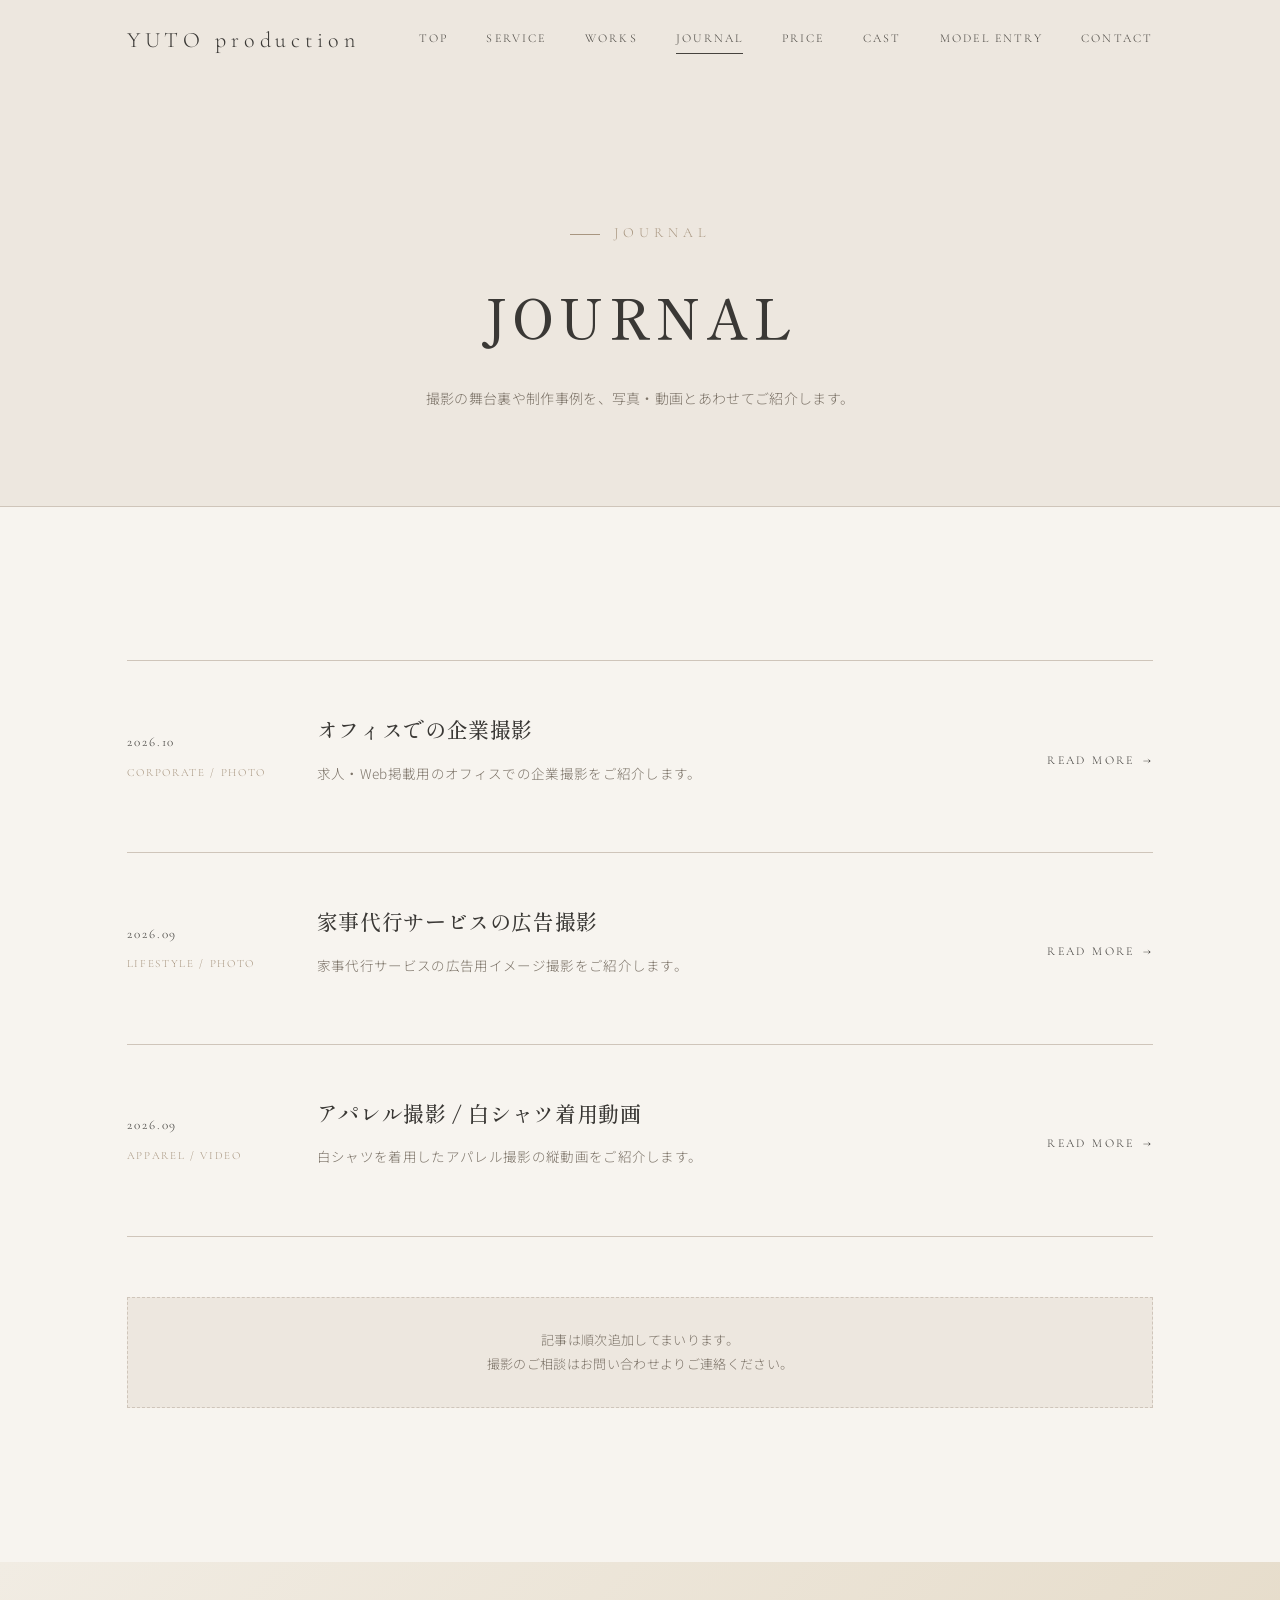
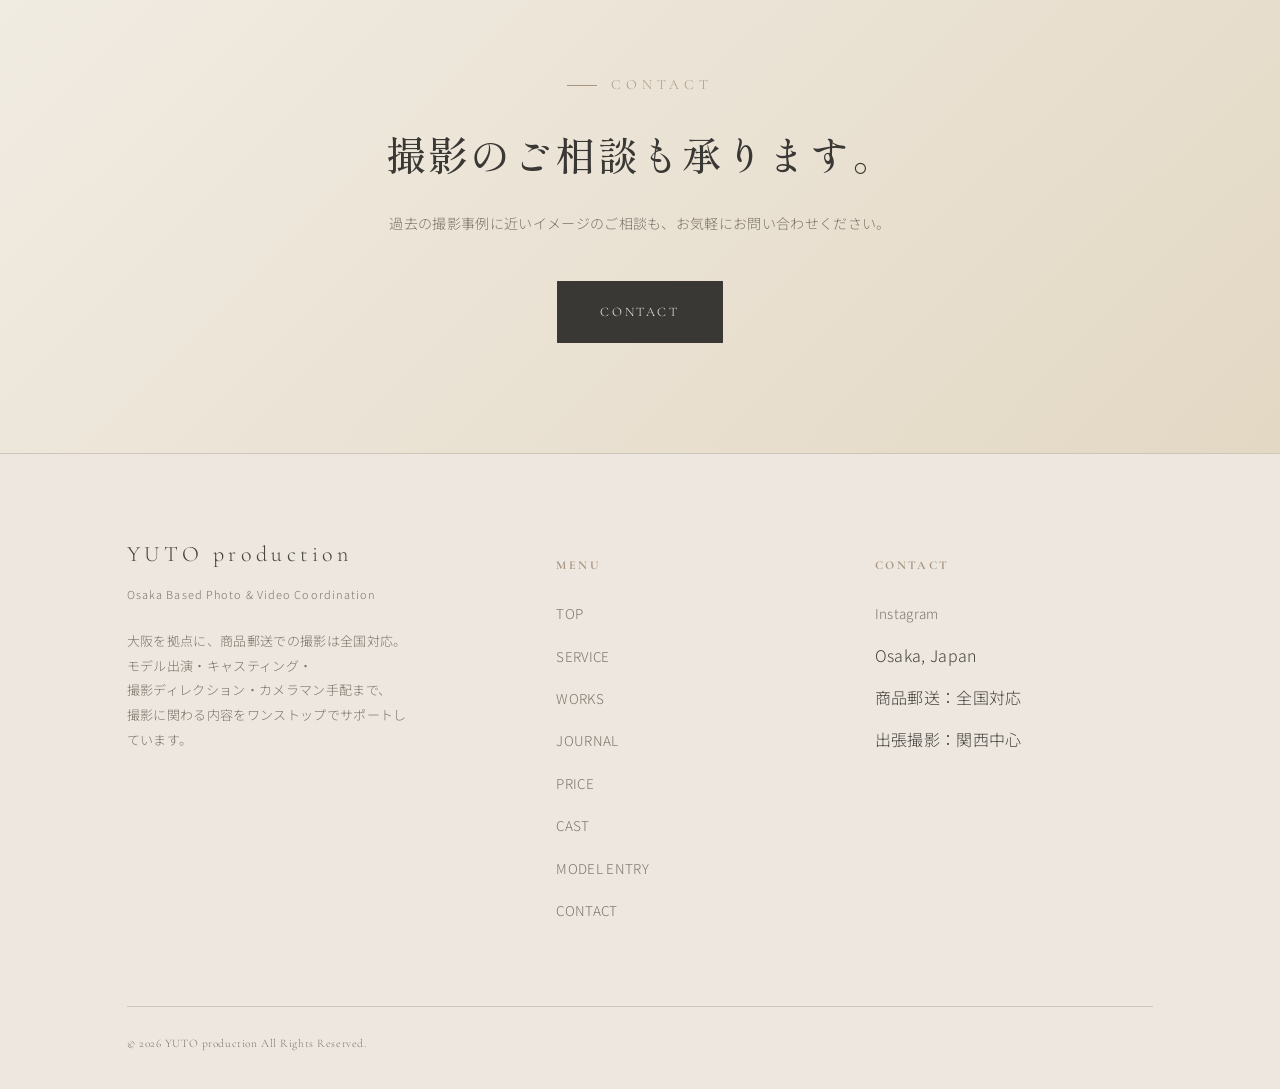
<file: journal.html>
<!doctype html>
<html lang="ja">
<head>
<meta name="google-site-verification" content="fTBtH_tsMauBBMRYXtWqKXYx6BBvzcK3O1Ac2PijdVc" />
<meta charset="UTF-8">
<meta name="viewport" content="width=device-width, initial-scale=1.0">
<title>撮影コラム・制作事例レポート｜YUTO Production 大阪</title>
<meta name="description" content="大阪を中心に手がけた撮影の舞台裏や制作事例を、写真・動画とあわせてご紹介するジャーナルです。アパレル撮影やモデル撮影の実例をレポートしています。">
<link rel="canonical" href="https://juri-creative-site.juribuuu.workers.dev/journal">
<meta property="og:type" content="website">
<meta property="og:site_name" content="YUTO production">
<meta property="og:title" content="撮影コラム・制作事例レポート｜YUTO Production 大阪">
<meta property="og:description" content="大阪を中心に手がけた撮影の舞台裏や制作事例を、写真・動画とあわせてご紹介するジャーナルです。アパレル撮影やモデル撮影の実例をレポートしています。">
<meta property="og:url" content="https://juri-creative-site.juribuuu.workers.dev/journal">
<meta property="og:image" content="https://juri-creative-site.juribuuu.workers.dev/images/top.jpg">
<meta property="og:image:width" content="1206">
<meta property="og:image:height" content="1716">
<meta property="og:image:alt" content="YUTO production メインビジュアル">
<meta property="og:locale" content="ja_JP">
<meta name="twitter:card" content="summary_large_image">
<link rel="preconnect" href="https://fonts.googleapis.com">
<link rel="preconnect" href="https://fonts.gstatic.com" crossorigin>
<link href="https://fonts.googleapis.com/css2?family=Cormorant+Garamond:wght@400;500;600&family=Shippori+Mincho:wght@400;500;600&family=Noto+Sans+JP:wght@300;400;500&display=swap" rel="stylesheet">
<link rel="stylesheet" href="css/style.css">
</head>
<body>

<header class="site-header">
  <div class="container">
    <a href="/" class="logo">YUTO production</a>
    <nav class="nav-primary">
      <a href="/">TOP</a>
      <a href="/service">SERVICE</a>
      <a href="/works">WORKS</a>
      <a href="/journal" class="is-active">JOURNAL</a>
      <a href="/price">PRICE</a>
      <a href="/cast">CAST</a>
      <a href="/entry">MODEL ENTRY</a>
      <a href="/contact">CONTACT</a>
    </nav>
    <button class="nav-toggle" aria-label="メニューを開く"><span></span><span></span><span></span></button>
  </div>
</header>

<section class="page-hero">
  <span class="eyebrow en">Journal</span>
  <h1>JOURNAL</h1>
  <p>撮影の舞台裏や制作事例を、<br class="sp-br">写真・動画とあわせてご紹介します。</p>
</section>

<section>
  <div class="container">
    <div class="journal-list reveal">
      <a href="/journal-corporate-office" class="journal-row">
        <div class="journal-row-meta">
          <span class="date">2026.10</span>
          <span class="category">CORPORATE / PHOTO</span>
        </div>
        <div class="journal-row-main">
          <h3>オフィスでの企業撮影</h3>
          <p class="excerpt">求人・Web掲載用のオフィスでの企業撮影をご紹介します。</p>
        </div>
        <div class="journal-row-more">
          <span class="read-more">READ MORE<span class="arrow">&rarr;</span></span>
        </div>
      </a>
      <a href="/journal-housekeeping-photo" class="journal-row">
        <div class="journal-row-meta">
          <span class="date">2026.09</span>
          <span class="category">LIFESTYLE / PHOTO</span>
        </div>
        <div class="journal-row-main">
          <h3>家事代行サービスの広告撮影</h3>
          <p class="excerpt">家事代行サービスの広告用イメージ撮影をご紹介します。</p>
        </div>
        <div class="journal-row-more">
          <span class="read-more">READ MORE<span class="arrow">&rarr;</span></span>
        </div>
      </a>
      <a href="/journal-apparel-white-shirt" class="journal-row">
        <div class="journal-row-meta">
          <span class="date">2026.09</span>
          <span class="category">APPAREL / VIDEO</span>
        </div>
        <div class="journal-row-main">
          <h3>アパレル撮影 / 白シャツ着用動画</h3>
          <p class="excerpt">白シャツを着用したアパレル撮影の縦動画をご紹介します。</p>
        </div>
        <div class="journal-row-more">
          <span class="read-more">READ MORE<span class="arrow">&rarr;</span></span>
        </div>
      </a>
    </div>

    <div class="notice-box reveal">
      記事は順次追加してまいります。<br>
      撮影のご相談は<br class="sp-br">お問い合わせよりご連絡ください。
    </div>
  </div>
</section>

<section class="cta-band reveal">
  <div class="container">
    <span class="eyebrow">Contact</span>
    <h2>撮影のご相談も<br class="sp-br">承ります。</h2>
    <p>過去の撮影事例に近いイメージのご相談も、<br class="sp-br">お気軽にお問い合わせください。</p>
    <div class="btn-row">
      <a href="/contact" class="btn btn-dark">CONTACT</a>
    </div>
  </div>
</section>

<footer class="site-footer">
  <div class="container">
    <div class="footer-grid">
      <div>
        <div class="footer-logo">YUTO production<span class="provisional">Osaka Based Photo &amp; Video Coordination</span></div>
        <p style="margin-top:24px;color:var(--c-sub);font-size:13px;max-width:280px;">大阪を拠点に、商品郵送での撮影は全国対応。<br class="pc-br">モデル出演・キャスティング・<br class="sp-br"><span style="white-space:nowrap;">撮影ディレクション</span>・カメラマン手配まで、<br>撮影に関わる内容をワンストップで<br class="sp-br">サポートしています。</p>
      </div>
      <div>
        <h5>MENU</h5>
        <ul>
          <li><a href="/">TOP</a></li>
          <li><a href="/service">SERVICE</a></li>
          <li><a href="/works">WORKS</a></li>
          <li><a href="/journal">JOURNAL</a></li>
          <li><a href="/price">PRICE</a></li>
          <li><a href="/cast">CAST</a></li>
          <li><a href="/entry">MODEL ENTRY</a></li>
          <li><a href="/contact">CONTACT</a></li>
        </ul>
      </div>
      <div>
        <h5>CONTACT</h5>
        <ul>
          <li><a href="https://www.instagram.com/juri_7_8/" target="_blank" rel="noopener">Instagram</a></li>
          <li>Osaka, Japan</li>
          <li>商品郵送：全国対応</li>
          <li>出張撮影：関西中心</li>
        </ul>
      </div>
    </div>
    <div class="footer-bottom">
      <span>&copy; 2026 YUTO production All Rights Reserved.</span>
    </div>
  </div>
</footer>

<script src="js/main.js"></script>
</body>
</html>
</file>
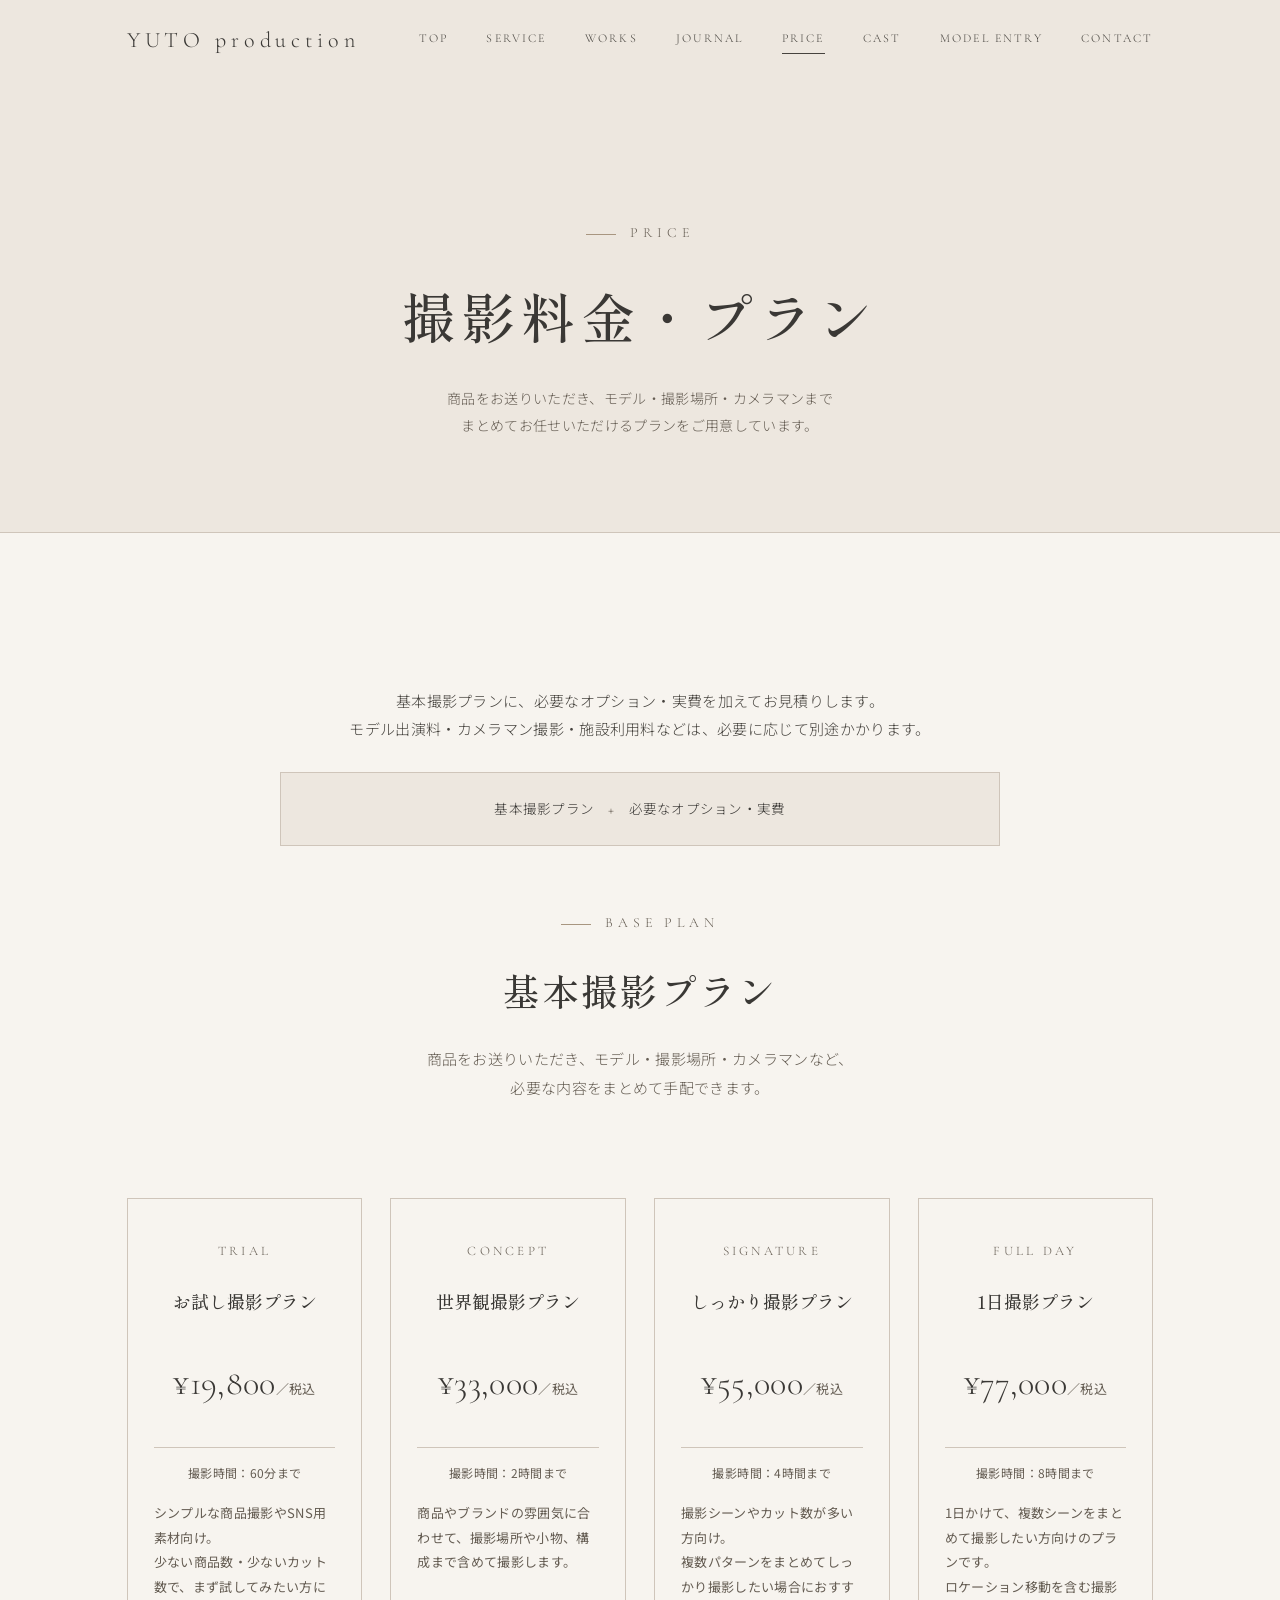
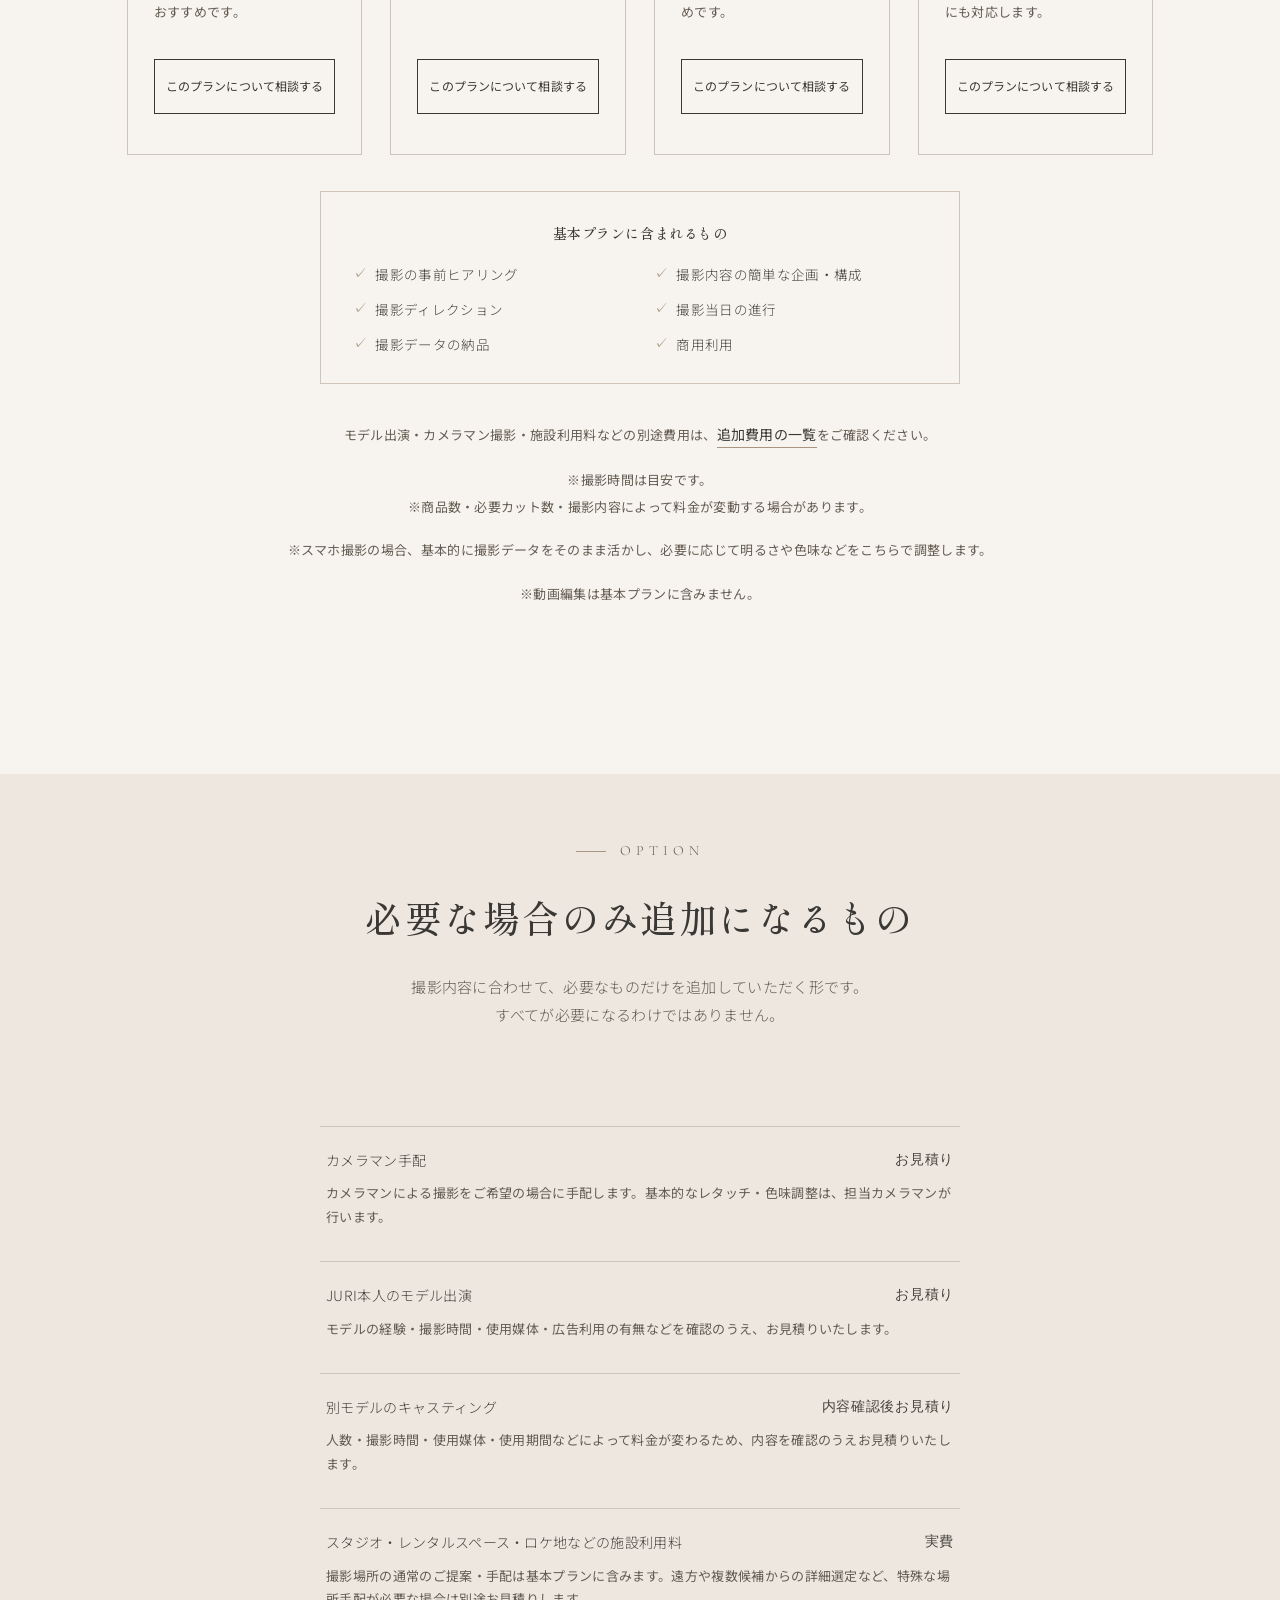
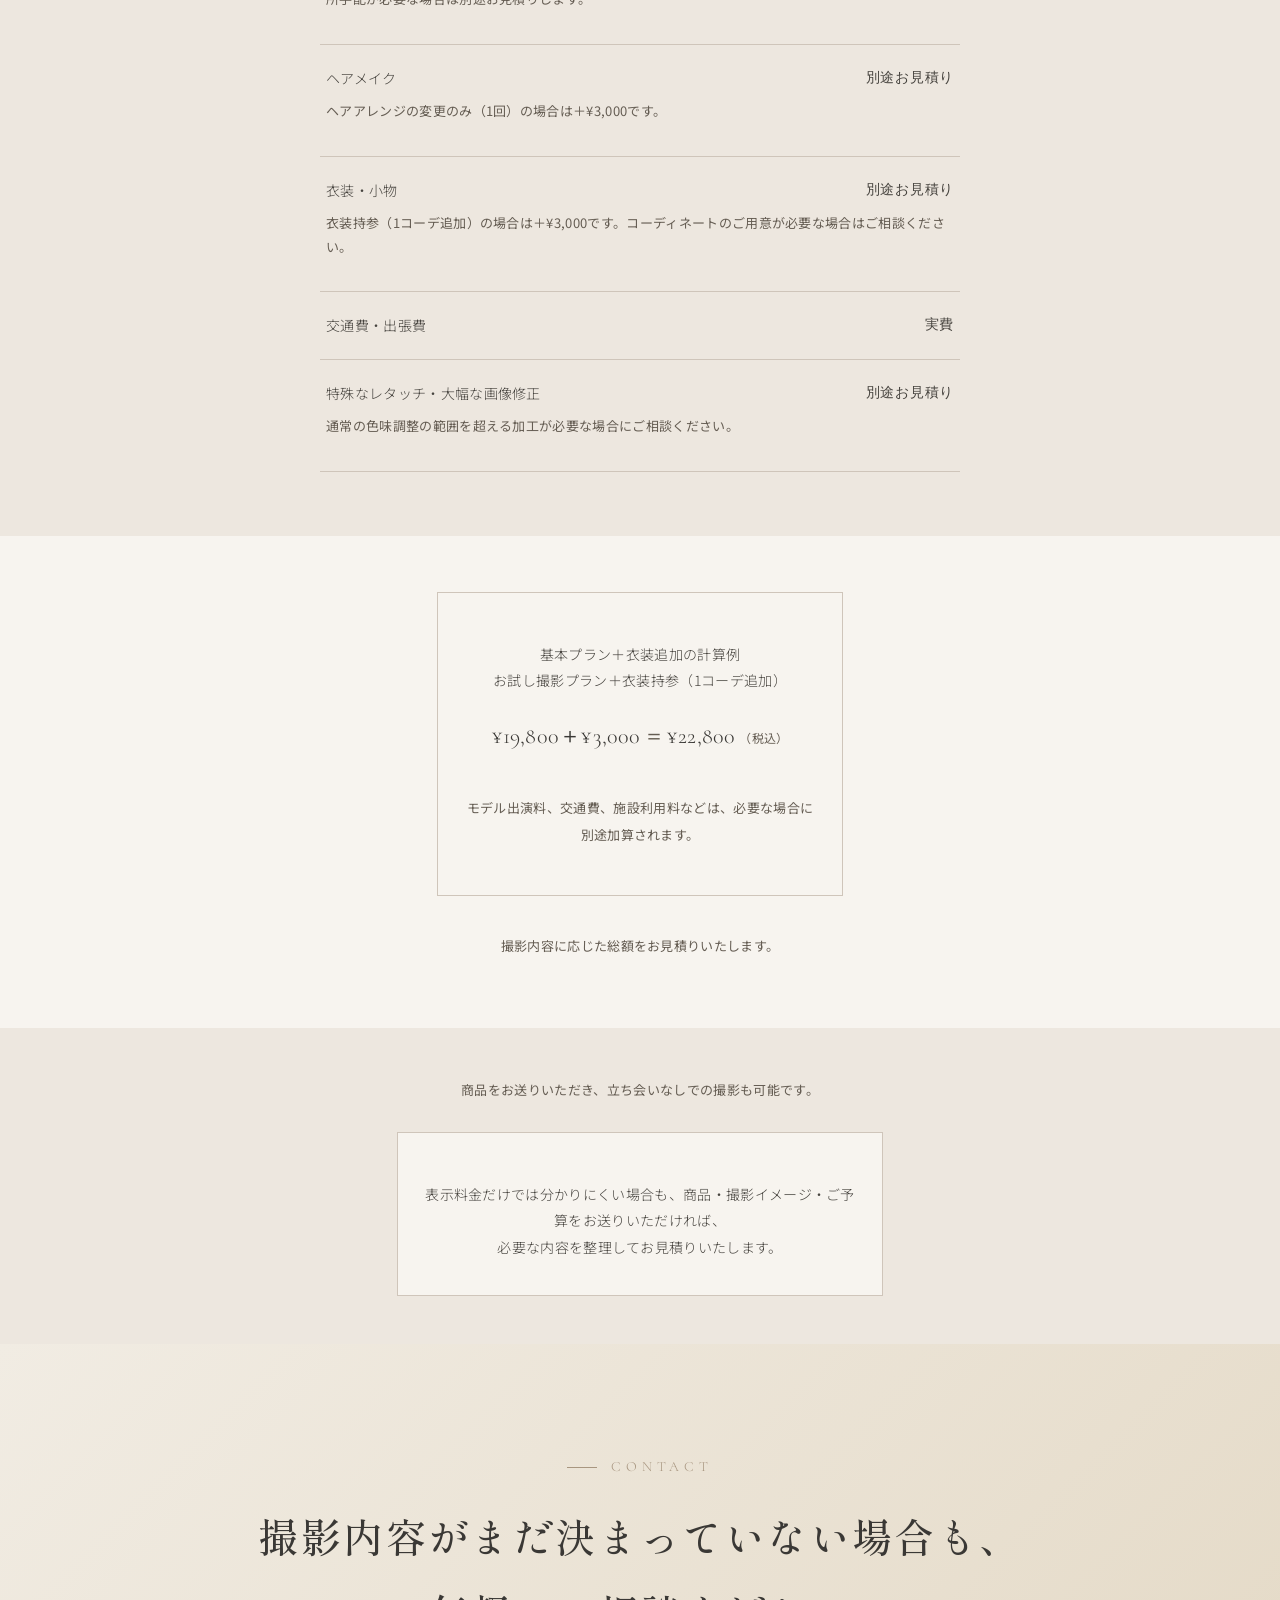
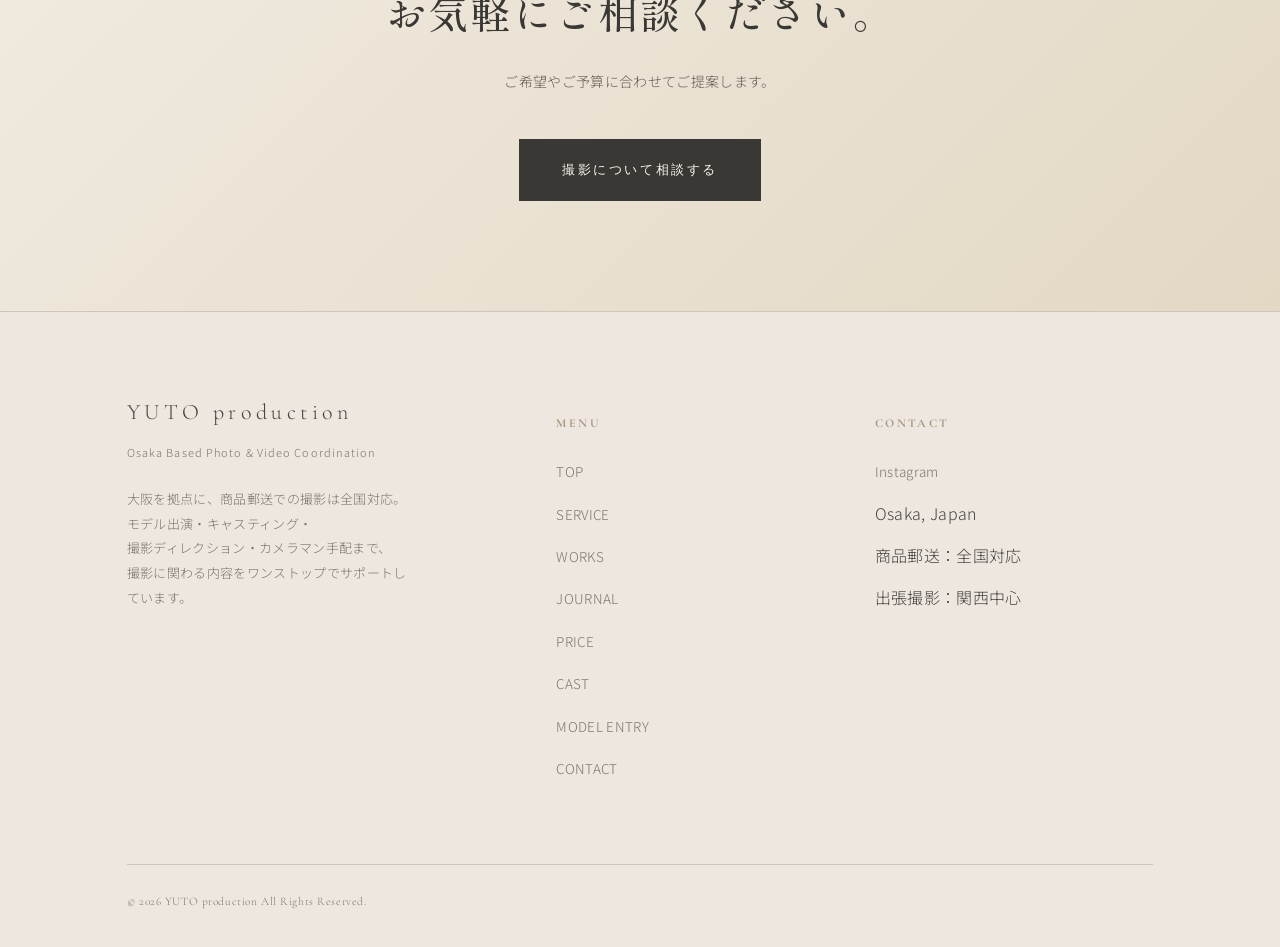
<file: price.html>
<!doctype html>
<html lang="ja">
<head>
<meta name="google-site-verification" content="fTBtH_tsMauBBMRYXtWqKXYx6BBvzcK3O1Ac2PijdVc" />
<meta charset="UTF-8">
<meta name="viewport" content="width=device-width, initial-scale=1.0">
<title>商品撮影・モデル撮影の料金プラン｜YUTO Production 大阪</title>
<meta name="description" content="商品撮影・モデル撮影の基本プランは税込19,800円から。撮影時間、基本プランに含まれる内容、モデル出演・カメラマン手配などの追加費用をご案内します。大阪拠点・商品郵送は全国対応。">
<link rel="canonical" href="https://juri-creative-site.juribuuu.workers.dev/price">
<meta property="og:type" content="website">
<meta property="og:site_name" content="YUTO production">
<meta property="og:title" content="商品撮影・モデル撮影の料金プラン｜YUTO Production 大阪">
<meta property="og:description" content="商品撮影・モデル撮影の基本プランは税込19,800円から。撮影時間、基本プランに含まれる内容、モデル出演・カメラマン手配などの追加費用をご案内します。大阪拠点・商品郵送は全国対応。">
<meta property="og:url" content="https://juri-creative-site.juribuuu.workers.dev/price">
<meta property="og:image" content="https://juri-creative-site.juribuuu.workers.dev/images/top.jpg">
<meta property="og:image:width" content="1206">
<meta property="og:image:height" content="1716">
<meta property="og:image:alt" content="YUTO production メインビジュアル">
<meta property="og:locale" content="ja_JP">
<meta name="twitter:card" content="summary_large_image">
<link rel="preconnect" href="https://fonts.googleapis.com">
<link rel="preconnect" href="https://fonts.gstatic.com" crossorigin>
<link href="https://fonts.googleapis.com/css2?family=Cormorant+Garamond:wght@400;500;600&family=Shippori+Mincho:wght@400;500;600&family=Noto+Sans+JP:wght@300;400;500&display=swap" rel="stylesheet">
<link rel="stylesheet" href="css/style.css">
<style id="price-readability">
/* Local to this page; keep the shared palette, fonts and spacing intact. */
.page-hero p,
.section-head p,
.price-card .desc,
.price-card .duration,
.price-card .price small,
.price-note,
.option-list .row-desc,
.price-example-total small,
.cta-band p,
.eyebrow,
.price-card .plan-en,
.price-formula .plus,
.price-example-total .eq {
  color: #655d53;
}
.price-card .desc,
.price-card .duration,
.price-card .price small,
.price-note,
.option-list .row-desc,
.price-example-total small,
.plan-contact {
  font-weight: 400;
}
@media (max-width: 720px) {
  .page-hero p,
  .section-head p,
  .price-lead,
  .price-card .desc,
  .option-list .row-desc,
  .price-example-formula,
  .included-list li,
  .cta-band p {
    font-size: 15px;
  }
  .price-card .duration,
  .price-card .price small,
  .price-note,
  .price-example-total small,
  .price-card .plan-en,
  .price-formula span,
  .btn,
  .price-card .plan-contact {
    font-size: 14px;
  }
}
</style>

<script type="application/ld+json">
{
  "@context": "https://schema.org",
  "@type": "Service",
  "name": "基本撮影プラン",
  "serviceType": "商品撮影・モデル撮影",
  "provider": {
    "@type": "Organization",
    "@id": "https://juri-creative-site.juribuuu.workers.dev/#organization",
    "name": "YUTO production",
    "url": "https://juri-creative-site.juribuuu.workers.dev/"
  },
  "areaServed": [
    {
      "@type": "City",
      "name": "大阪市"
    },
    {
      "@type": "Place",
      "name": "関西"
    },
    {
      "@type": "Country",
      "name": "日本"
    }
  ],
  "url": "https://juri-creative-site.juribuuu.workers.dev/price",
  "hasOfferCatalog": {
    "@type": "OfferCatalog",
    "name": "基本撮影プラン",
    "itemListElement": [
      {
        "@type": "Offer",
        "name": "お試し撮影プラン",
        "description": "撮影時間：60分まで。シンプルな商品撮影やSNS用素材向け。",
        "price": 19800,
        "priceCurrency": "JPY",
        "priceSpecification": {
          "@type": "PriceSpecification",
          "price": 19800,
          "priceCurrency": "JPY",
          "valueAddedTaxIncluded": true
        },
        "url": "https://juri-creative-site.juribuuu.workers.dev/price"
      },
      {
        "@type": "Offer",
        "name": "世界観撮影プラン",
        "description": "撮影時間：2時間まで。商品やブランドの雰囲気に合わせて、撮影場所や小物、構成まで含めて撮影します。",
        "price": 33000,
        "priceCurrency": "JPY",
        "priceSpecification": {
          "@type": "PriceSpecification",
          "price": 33000,
          "priceCurrency": "JPY",
          "valueAddedTaxIncluded": true
        },
        "url": "https://juri-creative-site.juribuuu.workers.dev/price"
      },
      {
        "@type": "Offer",
        "name": "しっかり撮影プラン",
        "description": "撮影時間：4時間まで。撮影シーンやカット数が多い方向け。",
        "price": 55000,
        "priceCurrency": "JPY",
        "priceSpecification": {
          "@type": "PriceSpecification",
          "price": 55000,
          "priceCurrency": "JPY",
          "valueAddedTaxIncluded": true
        },
        "url": "https://juri-creative-site.juribuuu.workers.dev/price"
      },
      {
        "@type": "Offer",
        "name": "1日撮影プラン",
        "description": "撮影時間：8時間まで。1日かけて、複数シーンをまとめて撮影したい方向けのプランです。",
        "price": 77000,
        "priceCurrency": "JPY",
        "priceSpecification": {
          "@type": "PriceSpecification",
          "price": 77000,
          "priceCurrency": "JPY",
          "valueAddedTaxIncluded": true
        },
        "url": "https://juri-creative-site.juribuuu.workers.dev/price"
      }
    ]
  }
}
</script>
</head>
<body>

<header class="site-header">
  <div class="container">
    <a href="/" class="logo">YUTO production</a>
    <nav class="nav-primary">
      <a href="/">TOP</a>
      <a href="/service">SERVICE</a>
      <a href="/works">WORKS</a>
      <a href="/journal">JOURNAL</a>
      <a href="/price" class="is-active">PRICE</a>
      <a href="/cast">CAST</a>
      <a href="/entry">MODEL ENTRY</a>
      <a href="/contact">CONTACT</a>
    </nav>
    <button class="nav-toggle" aria-label="メニューを開く"><span></span><span></span><span></span></button>
  </div>
</header>

<section class="page-hero">
  <span class="eyebrow en">Price</span>
  <h1>撮影料金・プラン</h1>
  <p>商品をお送りいただき、<br class="sp-br">モデル・撮影場所・カメラマンまで<br>まとめてお任せいただけるプランを<br class="sp-br">ご用意しています。</p>
</section>

<section>
  <div class="container">
    <p class="price-lead reveal">基本撮影プランに、必要なオプション・実費を加えてお見積りします。<br>モデル出演料・カメラマン撮影・施設利用料などは、必要に応じて別途かかります。</p>
    <div class="price-formula reveal">
      <span>基本撮影プラン</span><span class="plus" aria-hidden="true">+</span><span>必要なオプション・実費</span>
    </div>

    <div class="section-head reveal">
      <span class="eyebrow">Base Plan</span>
      <h2>基本撮影プラン</h2>
      <p>商品をお送りいただき、<br class="sp-br">モデル・撮影場所・カメラマンなど、<br>必要な内容をまとめて手配できます。</p>
    </div>

    <div id="plans" class="price-grid reveal">
      <div class="price-card">
        <span class="plan-en">TRIAL</span>
        <h3>お試し撮影プラン</h3>
        <div class="price">¥19,800<small>／税込</small></div>
        <div class="duration">撮影時間：60分まで</div>
        <p class="desc">シンプルな商品撮影やSNS用素材向け。<br>少ない商品数・少ないカット数で、<br class="sp-br">まず試してみたい方におすすめです。</p>
        <a class="btn btn-outline plan-contact" href="/contact?plan=%E3%81%8A%E8%A9%A6%E3%81%97%E6%92%AE%E5%BD%B1%E3%83%97%E3%83%A9%E3%83%B3#contact-form" aria-label="お試し撮影プランについて相談する">このプランについて相談する</a>
      </div>
      <div class="price-card">
        <span class="plan-en">CONCEPT</span>
        <h3>世界観撮影プラン</h3>
        <div class="price">¥33,000<small>／税込</small></div>
        <div class="duration">撮影時間：2時間まで</div>
        <p class="desc">商品やブランドの雰囲気に合わせて、<br class="sp-br">撮影場所や小物、構成まで含めて撮影します。</p>
        <a class="btn btn-outline plan-contact" href="/contact?plan=%E4%B8%96%E7%95%8C%E8%A6%B3%E6%92%AE%E5%BD%B1%E3%83%97%E3%83%A9%E3%83%B3#contact-form" aria-label="世界観撮影プランについて相談する">このプランについて相談する</a>
      </div>
      <div class="price-card">
        <span class="plan-en">SIGNATURE</span>
        <h3>しっかり撮影プラン</h3>
        <div class="price">¥55,000<small>／税込</small></div>
        <div class="duration">撮影時間：4時間まで</div>
        <p class="desc">撮影シーンやカット数が多い方向け。<br>複数パターンをまとめて<br class="sp-br">しっかり撮影したい場合におすすめです。</p>
        <a class="btn btn-outline plan-contact" href="/contact?plan=%E3%81%97%E3%81%A3%E3%81%8B%E3%82%8A%E6%92%AE%E5%BD%B1%E3%83%97%E3%83%A9%E3%83%B3#contact-form" aria-label="しっかり撮影プランについて相談する">このプランについて相談する</a>
      </div>
      <div class="price-card">
        <span class="plan-en">FULL DAY</span>
        <h3>1日撮影プラン</h3>
        <div class="price">¥77,000<small>／税込</small></div>
        <div class="duration">撮影時間：8時間まで</div>
        <p class="desc">1日かけて、複数シーンをまとめて<br class="sp-br">撮影したい方向けのプランです。<br>ロケーション移動を含む撮影にも対応します。</p>
        <a class="btn btn-outline plan-contact" href="/contact?plan=1%E6%97%A5%E6%92%AE%E5%BD%B1%E3%83%97%E3%83%A9%E3%83%B3#contact-form" aria-label="1日撮影プランについて相談する">このプランについて相談する</a>
      </div>
    </div>

    <div class="included-list reveal">
      <h3>基本プランに含まれるもの</h3>
      <ul>
        <li>撮影の事前ヒアリング</li>
        <li>撮影内容の簡単な企画・構成</li>
        <li>撮影ディレクション</li>
        <li>撮影当日の進行</li>
        <li>撮影データの納品</li>
        <li>商用利用</li>
      </ul>
    </div>

    <p class="price-note reveal">モデル出演・カメラマン撮影・施設利用料などの<br class="sp-br">別途費用は、<a class="link-underline" href="#price-options">追加費用の一覧</a>をご確認ください。</p>

    <p class="price-note reveal">
      ※撮影時間は目安です。<br>
      ※商品数・必要カット数・撮影内容によって<br class="sp-br">料金が変動する場合があります。
    </p>
    <p class="price-note reveal">※スマホ撮影の場合、基本的に撮影データをそのまま活かし、<br class="sp-br">必要に応じて明るさや色味などをこちらで調整します。</p>
    <p class="price-note reveal">※動画編集は基本プランに含みません。</p>
  </div>
</section>

<section id="price-options" style="background:var(--c-greige-lighter);padding:64px 0;">
  <div class="container">
    <div class="section-head reveal">
      <span class="eyebrow">Option</span>
      <h2>必要な場合のみ<br class="sp-br">追加になるもの</h2>
      <p>撮影内容に合わせて、必要なものだけを<br class="sp-br">追加していただく形です。<br>すべてが必要になるわけではありません。</p>
    </div>

    <div class="menu-list reveal">
      <div class="option-list" style="margin-top:0;">
        <div class="row">
          <span class="row-label">カメラマン手配</span>
          <span class="row-value">お見積り</span>
          <p class="row-desc">カメラマンによる撮影をご希望の場合に手配します。<br class="sp-br">基本的なレタッチ・色味調整は、担当カメラマンが行います。</p>
        </div>
        <div class="row">
          <span class="row-label">JURI本人のモデル出演</span>
          <span class="row-value">お見積り</span>
          <p class="row-desc">モデルの経験・撮影時間・使用媒体・<br class="sp-br">広告利用の有無などを確認のうえ、お見積りいたします。</p>
        </div>
        <div class="row">
          <span class="row-label">別モデルのキャスティング</span>
          <span class="row-value">内容確認後お見積り</span>
          <p class="row-desc">人数・撮影時間・使用媒体・使用期間などによって<br class="sp-br">料金が変わるため、内容を確認のうえお見積りいたします。</p>
        </div>
        <div class="row">
          <span class="row-label">スタジオ・レンタルスペース・ロケ地などの施設利用料</span>
          <span class="row-value">実費</span>
          <p class="row-desc">撮影場所の通常のご提案・手配は基本プランに含みます。<br class="sp-br">遠方や複数候補からの詳細選定など、<br class="sp-br">特殊な場所手配が必要な場合は別途お見積りします。</p>
        </div>
        <div class="row">
          <span class="row-label">ヘアメイク</span>
          <span class="row-value">別途お見積り</span>
          <p class="row-desc">ヘアアレンジの変更のみ（1回）の場合は＋¥3,000です。</p>
        </div>
        <div class="row">
          <span class="row-label">衣装・小物</span>
          <span class="row-value">別途お見積り</span>
          <p class="row-desc">衣装持参（1コーデ追加）の場合は＋¥3,000です。<br class="sp-br">コーディネートのご用意が必要な場合はご相談ください。</p>
        </div>
        <div class="row">
          <span class="row-label">交通費・出張費</span>
          <span class="row-value">実費</span>
        </div>
        <div class="row">
          <span class="row-label">特殊なレタッチ・大幅な画像修正</span>
          <span class="row-value">別途お見積り</span>
          <p class="row-desc">通常の色味調整の範囲を超える加工が必要な場合にご相談ください。</p>
        </div>
      </div>
    </div>
  </div>
</section>

<section style="padding:56px 0;">
  <div class="container" style="max-width:560px;">
    <div class="price-example reveal">
      <p class="price-example-formula">基本プラン＋衣装追加の計算例<br>お試し撮影プラン＋衣装持参（1コーデ追加）</p>
      <p class="price-example-total">¥19,800＋¥3,000<span class="eq">＝</span>¥22,800<small>（税込）</small></p>
      <p class="price-note">モデル出演料、交通費、施設利用料などは、<br class="sp-br">必要な場合に別途加算されます。</p>
    </div>
    <p class="price-note reveal">撮影内容に応じた総額をお見積りいたします。</p>
  </div>
</section>

<section style="background:var(--c-greige-lighter);padding:48px 0;">
  <div class="container" style="max-width:640px;">
    <p class="price-note reveal" style="margin-top:0;">商品をお送りいただき、<br class="sp-br">立ち会いなしでの撮影も可能です。</p>
    <div class="price-example reveal" style="margin-top:28px;">
      <p class="price-example-formula" style="margin-bottom:0;">表示料金だけでは分かりにくい場合も、<br class="sp-br">商品・撮影イメージ・ご予算をお送りいただければ、<br>必要な内容を整理してお見積りいたします。</p>
    </div>
  </div>
</section>

<section class="cta-band reveal">
  <div class="container">
    <span class="eyebrow">Contact</span>
    <h2>撮影内容がまだ<br class="sp-br">決まっていない場合も、<br>お気軽にご相談ください。</h2>
    <p>ご希望やご予算に合わせてご提案します。</p>
    <div class="btn-row">
      <a href="/contact" class="btn btn-dark">撮影について相談する</a>
    </div>
  </div>
</section>

<footer class="site-footer">
  <div class="container">
    <div class="footer-grid">
      <div>
        <div class="footer-logo">YUTO production<span class="provisional">Osaka Based Photo &amp; Video Coordination</span></div>
        <p style="margin-top:24px;color:var(--c-sub);font-size:13px;max-width:280px;">大阪を拠点に、商品郵送での撮影は全国対応。<br class="pc-br">モデル出演・キャスティング・<br class="sp-br"><span style="white-space:nowrap;">撮影ディレクション</span>・カメラマン手配まで、<br>撮影に関わる内容をワンストップで<br class="sp-br">サポートしています。</p>
      </div>
      <div>
        <h5>MENU</h5>
        <ul>
          <li><a href="/">TOP</a></li>
          <li><a href="/service">SERVICE</a></li>
          <li><a href="/works">WORKS</a></li>
          <li><a href="/journal">JOURNAL</a></li>
          <li><a href="/price">PRICE</a></li>
          <li><a href="/cast">CAST</a></li>
          <li><a href="/entry">MODEL ENTRY</a></li>
          <li><a href="/contact">CONTACT</a></li>
        </ul>
      </div>
      <div>
        <h5>CONTACT</h5>
        <ul>
          <li><a href="https://www.instagram.com/juri_7_8/" target="_blank" rel="noopener">Instagram</a></li>
          <li>Osaka, Japan</li>
          <li>商品郵送：全国対応</li>
          <li>出張撮影：関西中心</li>
        </ul>
      </div>
    </div>
    <div class="footer-bottom">
      <span>&copy; 2026 YUTO production All Rights Reserved.</span>
    </div>
  </div>
</footer>

<script src="js/main.js"></script>
</body>
</html>
</file>
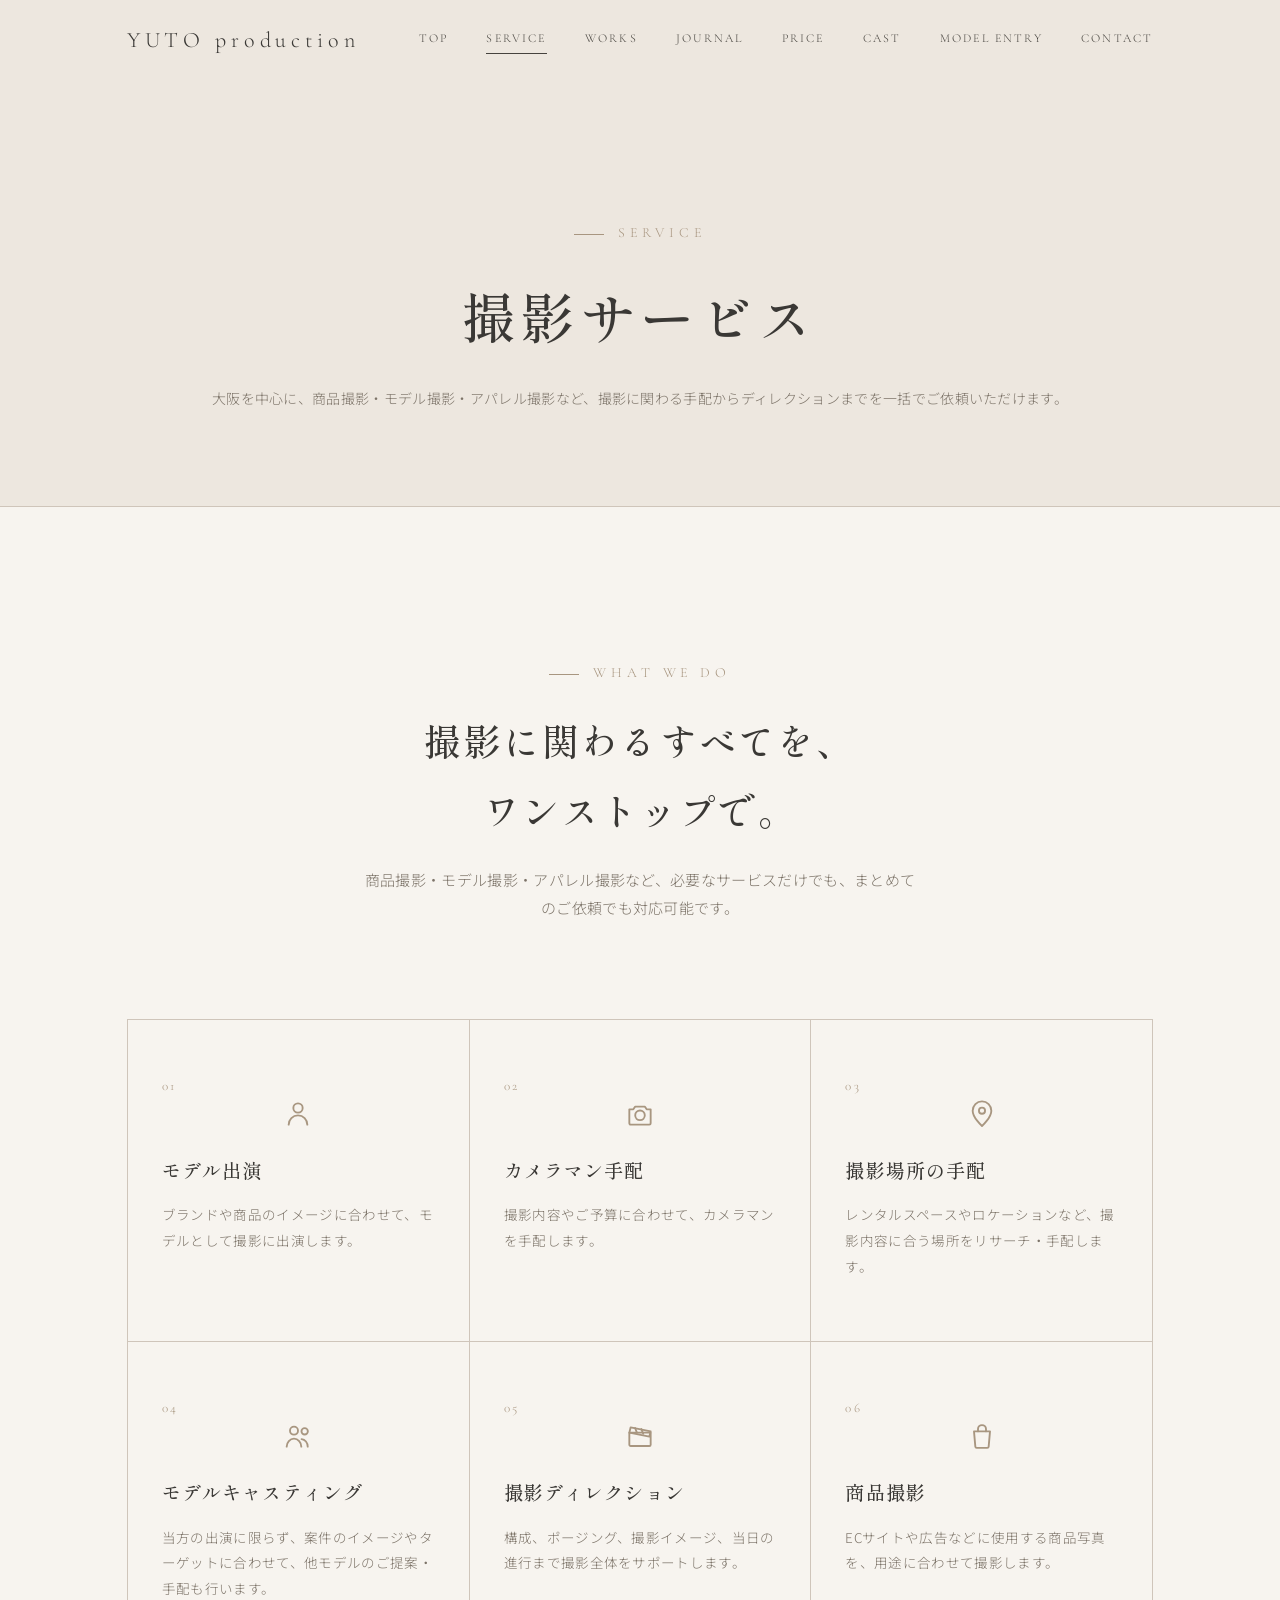
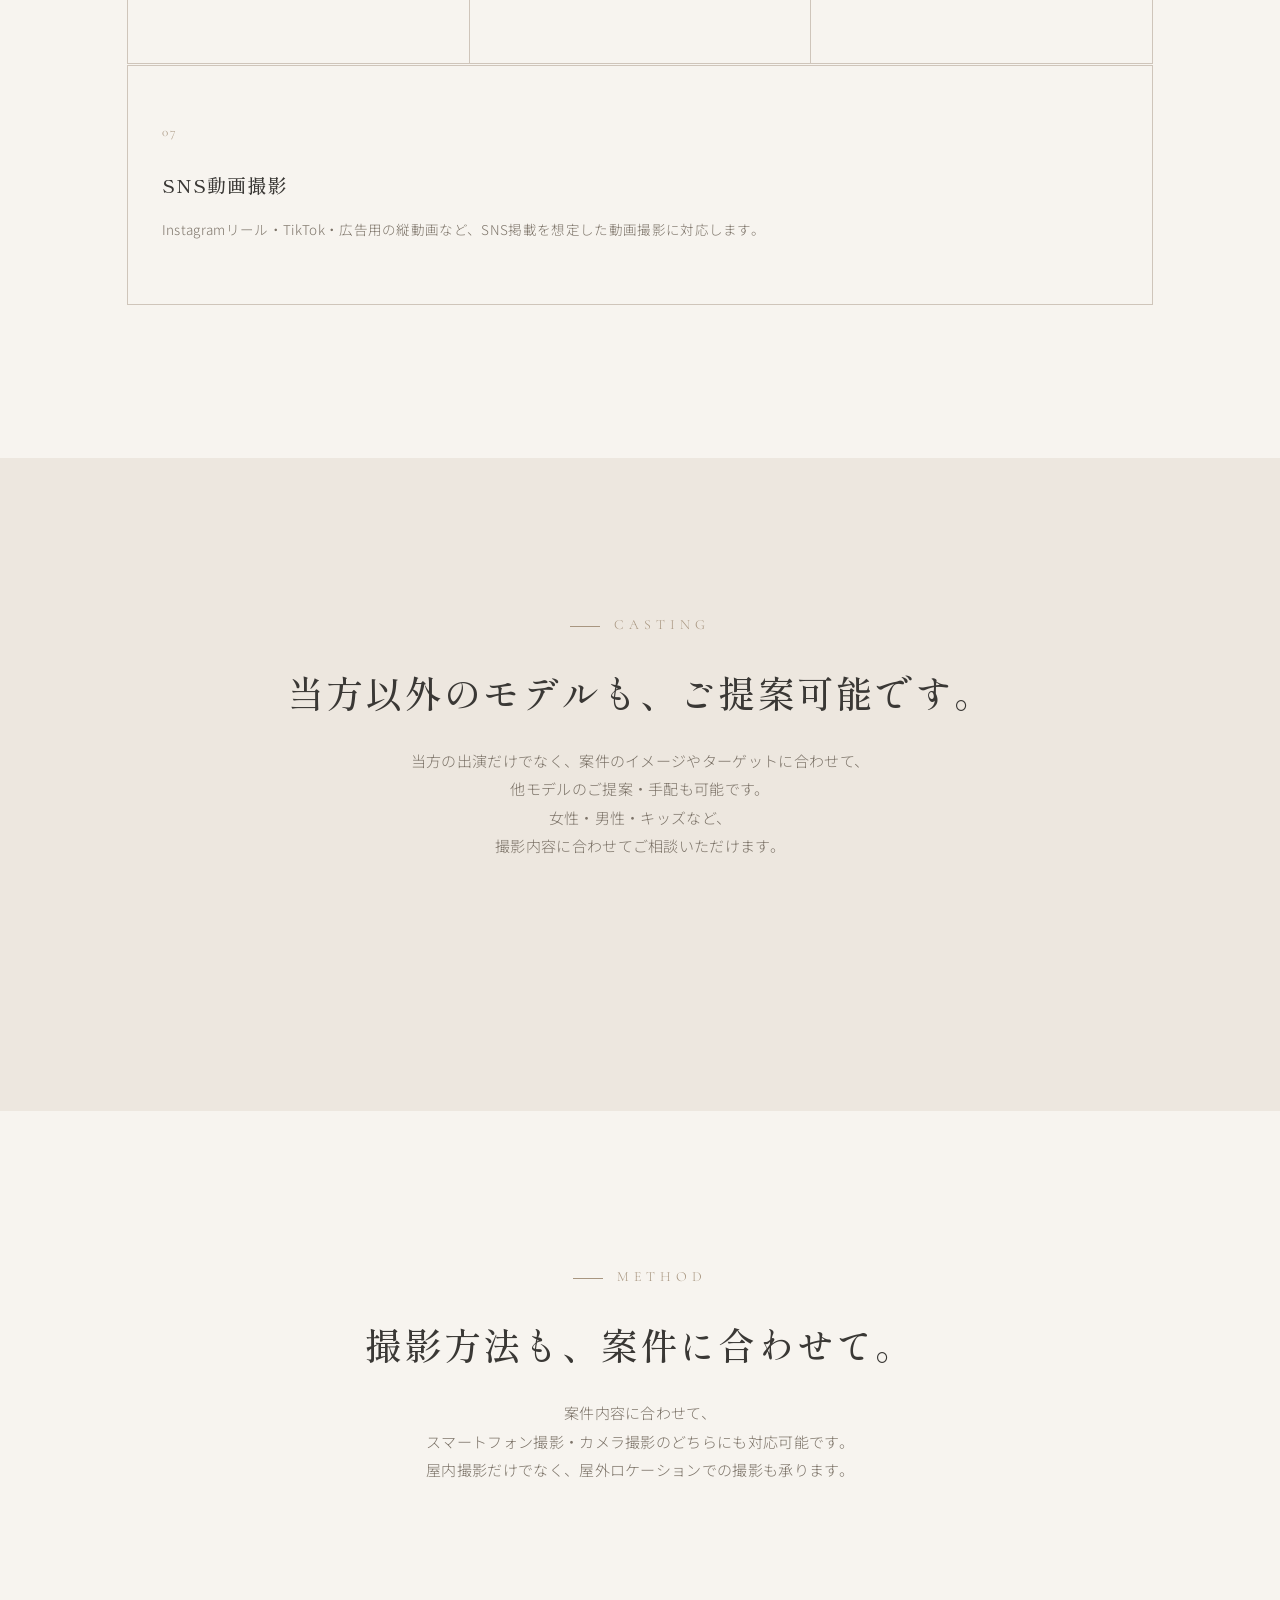
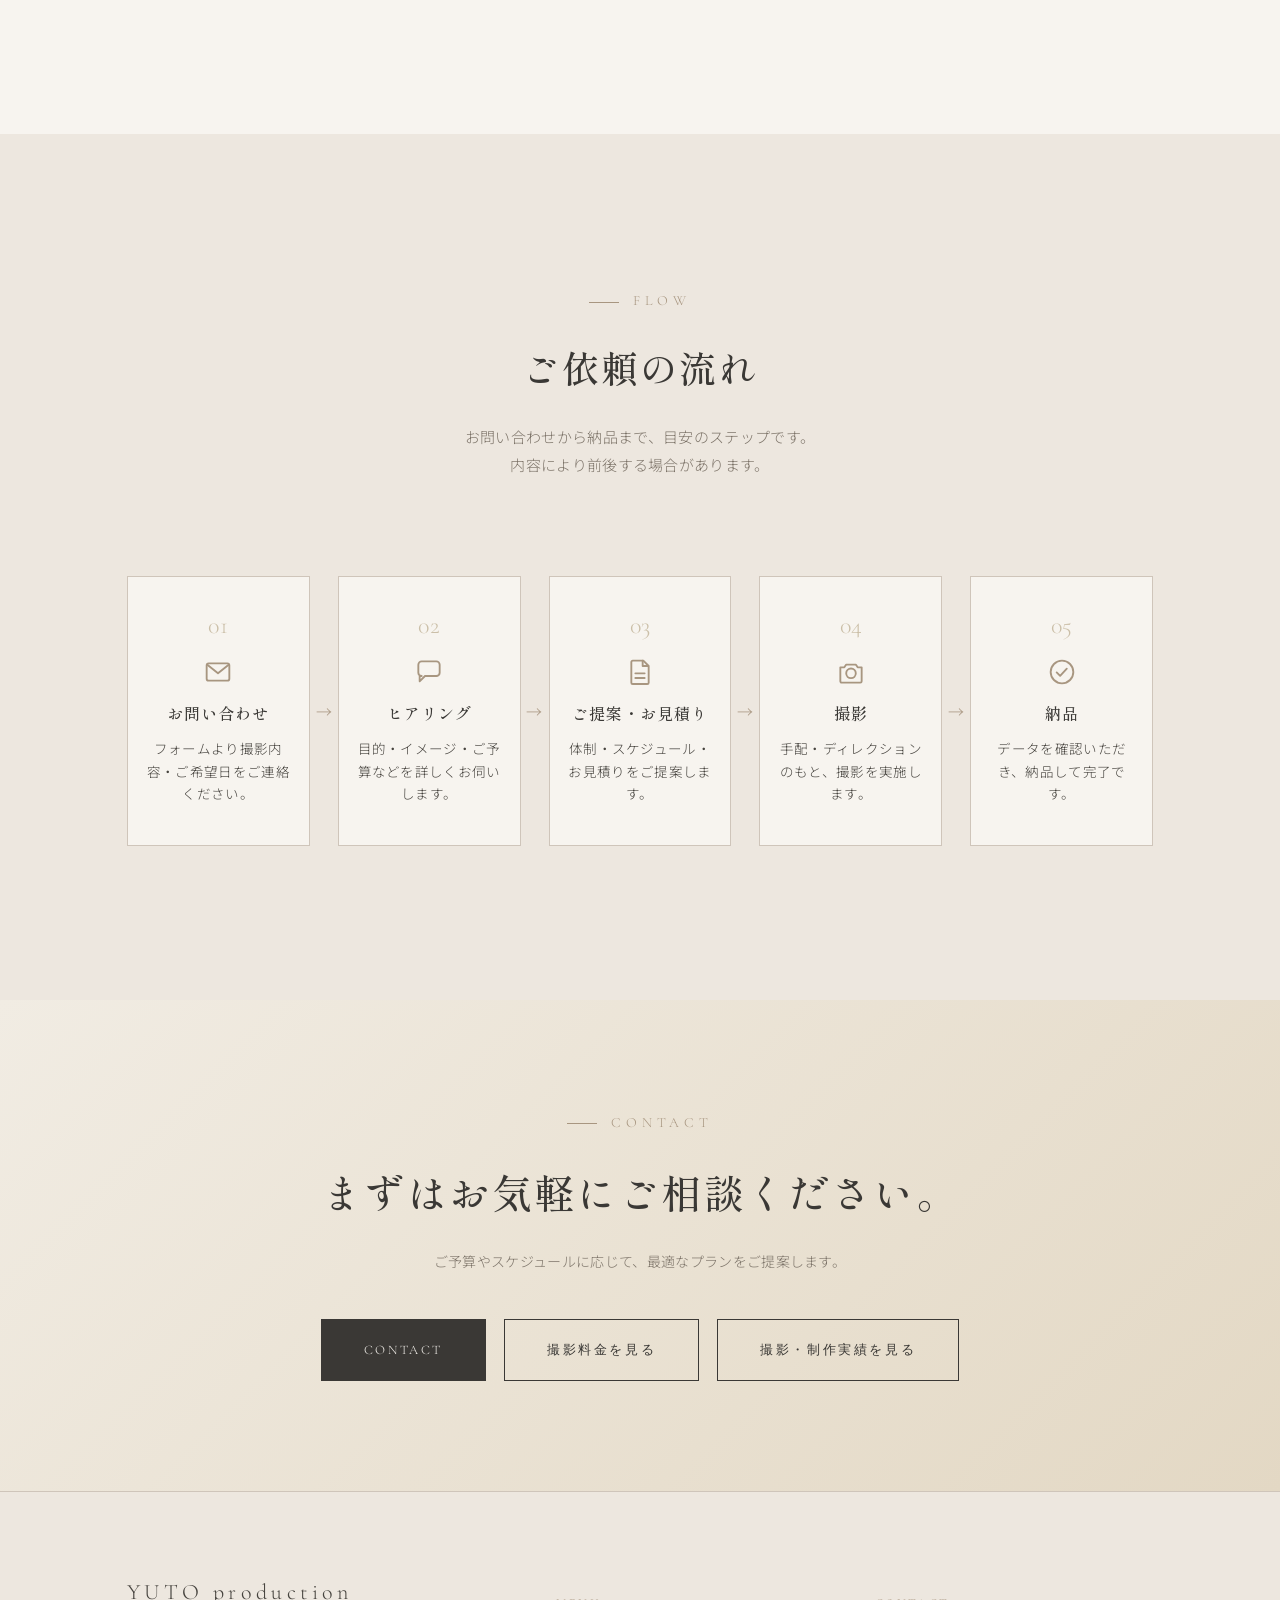
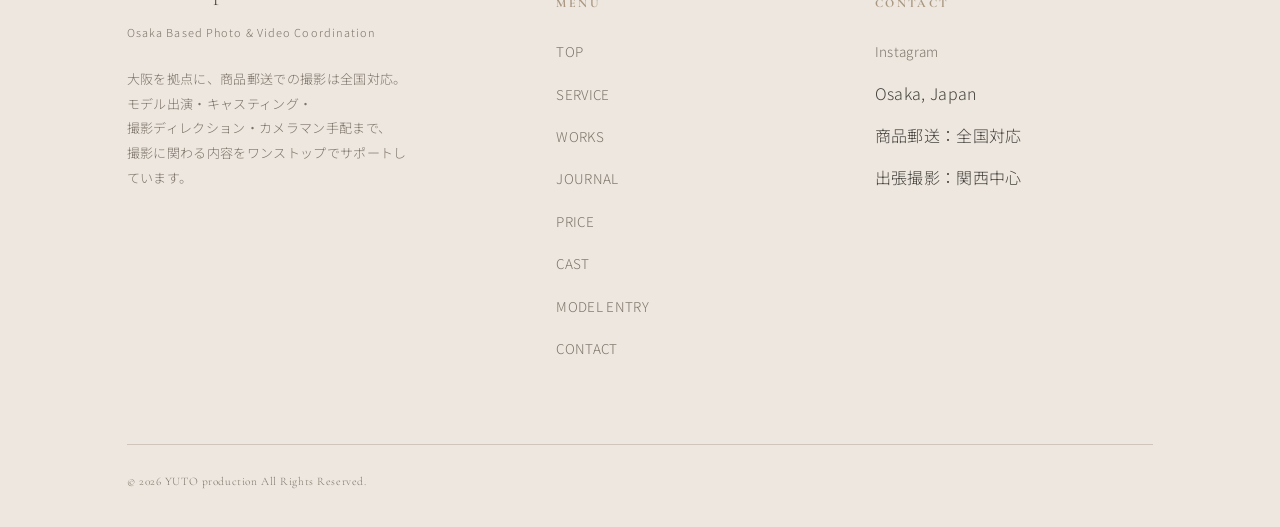
<file: service.html>
<!doctype html>
<html lang="ja">
<head>
<meta name="google-site-verification" content="fTBtH_tsMauBBMRYXtWqKXYx6BBvzcK3O1Ac2PijdVc" />
<meta charset="UTF-8">
<meta name="viewport" content="width=device-width, initial-scale=1.0">
<title>大阪で商品撮影・モデル撮影・アパレル撮影に対応｜YUTO Production</title>
<meta name="description" content="大阪を中心に、商品撮影・モデル撮影・アパレル撮影に対応。モデル出演・モデルキャスティング・カメラマン手配・撮影場所手配・撮影ディレクションまで、撮影に必要な手配をまとめてご依頼いただけます。">
<link rel="canonical" href="https://juri-creative-site.juribuuu.workers.dev/service">
<meta property="og:type" content="website">
<meta property="og:site_name" content="YUTO production">
<meta property="og:title" content="大阪で商品撮影・モデル撮影・アパレル撮影に対応｜YUTO Production">
<meta property="og:description" content="大阪を中心に、商品撮影・モデル撮影・アパレル撮影に対応。モデル出演・モデルキャスティング・カメラマン手配・撮影場所手配・撮影ディレクションまで、撮影に必要な手配をまとめてご依頼いただけます。">
<meta property="og:url" content="https://juri-creative-site.juribuuu.workers.dev/service">
<meta property="og:image" content="https://juri-creative-site.juribuuu.workers.dev/images/top.jpg">
<meta property="og:image:width" content="1206">
<meta property="og:image:height" content="1716">
<meta property="og:image:alt" content="YUTO production メインビジュアル">
<meta property="og:locale" content="ja_JP">
<meta name="twitter:card" content="summary_large_image">
<link rel="preconnect" href="https://fonts.googleapis.com">
<link rel="preconnect" href="https://fonts.gstatic.com" crossorigin>
<link href="https://fonts.googleapis.com/css2?family=Cormorant+Garamond:wght@400;500;600&family=Shippori+Mincho:wght@400;500;600&family=Noto+Sans+JP:wght@300;400;500&display=swap" rel="stylesheet">
<link rel="stylesheet" href="css/style.css">
<script type="application/ld+json">
{
  "@context": "https://schema.org",
  "@graph": [
    {
      "@type": "Service",
      "name": "モデル出演",
      "description": "ブランドや商品のイメージに合わせて、モデルとして撮影に出演します。",
      "provider": {
        "@type": "Organization",
        "@id": "https://juri-creative-site.juribuuu.workers.dev/#organization",
        "name": "YUTO production",
        "url": "https://juri-creative-site.juribuuu.workers.dev/"
      },
      "areaServed": [
        {
          "@type": "City",
          "name": "大阪市"
        },
        {
          "@type": "Place",
          "name": "関西"
        },
        {
          "@type": "Country",
          "name": "日本"
        }
      ],
      "url": "https://juri-creative-site.juribuuu.workers.dev/service"
    },
    {
      "@type": "Service",
      "name": "カメラマン手配",
      "description": "撮影内容やご予算に合わせて、カメラマンを手配します。",
      "provider": {
        "@type": "Organization",
        "@id": "https://juri-creative-site.juribuuu.workers.dev/#organization",
        "name": "YUTO production",
        "url": "https://juri-creative-site.juribuuu.workers.dev/"
      },
      "areaServed": [
        {
          "@type": "City",
          "name": "大阪市"
        },
        {
          "@type": "Place",
          "name": "関西"
        },
        {
          "@type": "Country",
          "name": "日本"
        }
      ],
      "url": "https://juri-creative-site.juribuuu.workers.dev/service"
    },
    {
      "@type": "Service",
      "name": "撮影場所の手配",
      "description": "レンタルスペースやロケーションなど、撮影内容に合う場所をリサーチ・手配します。",
      "provider": {
        "@type": "Organization",
        "@id": "https://juri-creative-site.juribuuu.workers.dev/#organization",
        "name": "YUTO production",
        "url": "https://juri-creative-site.juribuuu.workers.dev/"
      },
      "areaServed": [
        {
          "@type": "City",
          "name": "大阪市"
        },
        {
          "@type": "Place",
          "name": "関西"
        },
        {
          "@type": "Country",
          "name": "日本"
        }
      ],
      "url": "https://juri-creative-site.juribuuu.workers.dev/service"
    },
    {
      "@type": "Service",
      "name": "モデルキャスティング",
      "description": "当方の出演に限らず、案件のイメージやターゲットに合わせて、他モデルのご提案・手配も行います。",
      "provider": {
        "@type": "Organization",
        "@id": "https://juri-creative-site.juribuuu.workers.dev/#organization",
        "name": "YUTO production",
        "url": "https://juri-creative-site.juribuuu.workers.dev/"
      },
      "areaServed": [
        {
          "@type": "City",
          "name": "大阪市"
        },
        {
          "@type": "Place",
          "name": "関西"
        },
        {
          "@type": "Country",
          "name": "日本"
        }
      ],
      "url": "https://juri-creative-site.juribuuu.workers.dev/service"
    },
    {
      "@type": "Service",
      "name": "撮影ディレクション",
      "description": "構成、ポージング、撮影イメージ、当日の進行まで撮影全体をサポートします。",
      "provider": {
        "@type": "Organization",
        "@id": "https://juri-creative-site.juribuuu.workers.dev/#organization",
        "name": "YUTO production",
        "url": "https://juri-creative-site.juribuuu.workers.dev/"
      },
      "areaServed": [
        {
          "@type": "City",
          "name": "大阪市"
        },
        {
          "@type": "Place",
          "name": "関西"
        },
        {
          "@type": "Country",
          "name": "日本"
        }
      ],
      "url": "https://juri-creative-site.juribuuu.workers.dev/service"
    },
    {
      "@type": "Service",
      "name": "商品撮影",
      "description": "ECサイトや広告などに使用する商品写真を、用途に合わせて撮影します。",
      "provider": {
        "@type": "Organization",
        "@id": "https://juri-creative-site.juribuuu.workers.dev/#organization",
        "name": "YUTO production",
        "url": "https://juri-creative-site.juribuuu.workers.dev/"
      },
      "areaServed": [
        {
          "@type": "City",
          "name": "大阪市"
        },
        {
          "@type": "Place",
          "name": "関西"
        },
        {
          "@type": "Country",
          "name": "日本"
        }
      ],
      "url": "https://juri-creative-site.juribuuu.workers.dev/service"
    },
    {
      "@type": "Service",
      "name": "SNS動画撮影",
      "description": "Instagramリール・TikTok・広告用の縦動画など、SNS掲載を想定した動画撮影に対応します。",
      "provider": {
        "@type": "Organization",
        "@id": "https://juri-creative-site.juribuuu.workers.dev/#organization",
        "name": "YUTO production",
        "url": "https://juri-creative-site.juribuuu.workers.dev/"
      },
      "areaServed": [
        {
          "@type": "City",
          "name": "大阪市"
        },
        {
          "@type": "Place",
          "name": "関西"
        },
        {
          "@type": "Country",
          "name": "日本"
        }
      ],
      "url": "https://juri-creative-site.juribuuu.workers.dev/service"
    }
  ]
}
</script>
</head>
<body>

<header class="site-header">
  <div class="container">
    <a href="/" class="logo">YUTO production</a>
    <nav class="nav-primary">
      <a href="/">TOP</a>
      <a href="/service" class="is-active">SERVICE</a>
      <a href="/works">WORKS</a>
      <a href="/journal">JOURNAL</a>
      <a href="/price">PRICE</a>
      <a href="/cast">CAST</a>
      <a href="/entry">MODEL ENTRY</a>
      <a href="/contact">CONTACT</a>
    </nav>
    <button class="nav-toggle" aria-label="メニューを開く"><span></span><span></span><span></span></button>
  </div>
</header>

<section class="page-hero">
  <span class="eyebrow en">Service</span>
  <h1>撮影サービス</h1>
  <p>大阪を中心に、商品撮影・モデル撮影・<br class="sp-br">アパレル撮影など、<br class="sp-br">撮影に関わる手配からディレクションまでを<br class="sp-br">一括でご依頼いただけます。</p>
</section>

<section>
  <div class="container">
    <div class="section-head reveal">
      <span class="eyebrow">What We Do</span>
      <h2>撮影に関わるすべてを、<br>ワンストップで。</h2>
      <p>商品撮影・モデル撮影・アパレル撮影など、<br class="sp-br">必要なサービスだけでも、まとめてのご依頼でも対応可能です。</p>
    </div>

    <div class="service-grid reveal">
      <div class="service-card">
        <span class="num">01</span>
        <svg class="service-icon" viewBox="0 0 24 24" fill="none" stroke="currentColor" stroke-width="1.4" stroke-linecap="round" stroke-linejoin="round" aria-hidden="true" focusable="false"><circle cx="12" cy="7.5" r="3.5"/><path d="M5 20c0-3.9 3.1-7 7-7s7 3.1 7 7"/></svg><h3>モデル出演</h3>
        <p>ブランドや商品のイメージに合わせて、<br class="sp-br">モデルとして撮影に出演します。</p>
      </div>
      <div class="service-card">
        <span class="num">02</span>
        <svg class="service-icon" viewBox="0 0 24 24" fill="none" stroke="currentColor" stroke-width="1.4" stroke-linecap="round" stroke-linejoin="round" aria-hidden="true" focusable="false"><path d="M4 8.5h3l1.3-2h7.4l1.3 2h3v10.5a1 1 0 0 1-1 1H5a1 1 0 0 1-1-1V8.5z"/><circle cx="12" cy="13" r="3.6"/></svg><h3>カメラマン手配</h3>
        <p>撮影内容やご予算に合わせて、<br class="sp-br">カメラマンを手配します。</p>
      </div>
      <div class="service-card">
        <span class="num">03</span>
        <svg class="service-icon" viewBox="0 0 24 24" fill="none" stroke="currentColor" stroke-width="1.4" stroke-linecap="round" stroke-linejoin="round" aria-hidden="true" focusable="false"><path d="M12 21s-7-6.3-7-11.5A7 7 0 0 1 19 9.5C19 14.7 12 21 12 21z"/><circle cx="12" cy="9.5" r="2.3"/></svg><h3>撮影場所の手配</h3>
        <p>レンタルスペースやロケーションなど、<br class="sp-br">撮影内容に合う場所を<br class="sp-br">リサーチ・手配します。</p>
      </div>
      <div class="service-card">
        <span class="num">04</span>
        <svg class="service-icon" viewBox="0 0 24 24" fill="none" stroke="currentColor" stroke-width="1.4" stroke-linecap="round" stroke-linejoin="round" aria-hidden="true" focusable="false"><circle cx="9" cy="8" r="3"/><path d="M3.5 20c0-3.3 2.5-6 5.5-6s5.5 2.7 5.5 6"/><circle cx="17" cy="8.5" r="2.4"/><path d="M14.7 14.3c2.6.3 4.6 2.7 4.6 5.7"/></svg><h3>モデルキャスティング</h3>
        <p>当方の出演に限らず、<br class="sp-br">案件のイメージやターゲットに合わせて、<br class="sp-br">他モデルのご提案・手配も行います。</p>
      </div>
      <div class="service-card">
        <span class="num">05</span>
        <svg class="service-icon" viewBox="0 0 24 24" fill="none" stroke="currentColor" stroke-width="1.4" stroke-linecap="round" stroke-linejoin="round" aria-hidden="true" focusable="false"><path d="M4 9.5h16v9a1 1 0 0 1-1 1H5a1 1 0 0 1-1-1v-9z"/><path d="M4 9.5l1-4 15 3-1 4z"/><path d="M8.3 6l1.4 3.5M13 6.8l1.4 3.5"/></svg><h3>撮影ディレクション</h3>
        <p>構成、ポージング、撮影イメージ、当日の進行まで撮影全体をサポートします。</p>
      </div>
      <div class="service-card">
        <span class="num">06</span>
        <svg class="service-icon" viewBox="0 0 24 24" fill="none" stroke="currentColor" stroke-width="1.4" stroke-linecap="round" stroke-linejoin="round" aria-hidden="true" focusable="false"><path d="M6 8.5h12l-1 11.5a1 1 0 0 1-1 .9H8a1 1 0 0 1-1-.9L6 8.5z"/><path d="M9 8.5V6.8a3 3 0 0 1 6 0V8.5"/></svg><h3>商品撮影</h3>
        <p>ECサイトや広告などに<br class="sp-br">使用する商品写真を、<br class="sp-br">用途に合わせて撮影します。</p>
      </div>
    </div>

    <div class="service-grid reveal" style="margin-top:1px;">
      <div class="service-card" style="grid-column: span 3;">
        <span class="num">07</span>
        <h3>SNS動画撮影</h3>
        <p>Instagramリール・TikTok・<br class="sp-br">広告用の縦動画など、<br class="sp-br">SNS掲載を想定した<br class="sp-br">動画撮影に対応します。</p>
      </div>
    </div>
  </div>
</section>

<section style="background:var(--c-greige-lighter);">
  <div class="container">
    <div class="section-head reveal">
      <span class="eyebrow">Casting</span>
      <h2>当方以外のモデルも、<br class="sp-br">ご提案可能です。</h2>
      <p>
        当方の出演だけでなく、<br class="sp-br">案件のイメージやターゲットに合わせて、<br>
        他モデルのご提案・手配も可能です。<br>
        女性・男性・キッズなど、<br>
        撮影内容に合わせてご相談いただけます。
      </p>
    </div>
  </div>
</section>

<section>
  <div class="container">
    <div class="section-head reveal">
      <span class="eyebrow">Method</span>
      <h2>撮影方法も、<br class="sp-br">案件に合わせて。</h2>
      <p>
        案件内容に合わせて、<br>
        スマートフォン撮影・カメラ撮影の<br class="sp-br">どちらにも対応可能です。<br>
        屋内撮影だけでなく、屋外ロケーションでの撮影も承ります。
      </p>
    </div>
  </div>
</section>

<section style="background:var(--c-greige-lighter);">
  <div class="container">
    <div class="section-head reveal">
      <span class="eyebrow">Flow</span>
      <h2>ご依頼の流れ</h2>
      <p>お問い合わせから納品まで、<br class="sp-br">目安のステップです。<br>内容により前後する場合があります。</p>
    </div>
    <div class="flow-list reveal">
      <div class="flow-item">
        <span class="step">01</span>
        <svg class="service-icon" viewBox="0 0 24 24" fill="none" stroke="currentColor" stroke-width="1.4" stroke-linecap="round" stroke-linejoin="round" aria-hidden="true" focusable="false"><rect x="3.5" y="5.5" width="17" height="13" rx="1.5"/><path d="M4 6.5l8 6.5 8-6.5"/></svg>
        <h4>お問い合わせ</h4>
        <p>フォームより撮影内容・<br class="sp-br">ご希望日をご連絡ください。</p>
      </div>
      <div class="flow-arrow" aria-hidden="true">&#8594;</div>
      <div class="flow-item">
        <span class="step">02</span>
        <svg class="service-icon" viewBox="0 0 24 24" fill="none" stroke="currentColor" stroke-width="1.4" stroke-linecap="round" stroke-linejoin="round" aria-hidden="true" focusable="false"><path d="M4 6.5A2.5 2.5 0 0 1 6.5 4h11A2.5 2.5 0 0 1 20 6.5v6A2.5 2.5 0 0 1 17.5 15H9l-4 4v-4H6.5A2.5 2.5 0 0 1 4 12.5v-6z"/></svg>
        <h4>ヒアリング</h4>
        <p>目的・イメージ・ご予算などを<br class="sp-br">詳しくお伺いします。</p>
      </div>
      <div class="flow-arrow" aria-hidden="true">&#8594;</div>
      <div class="flow-item">
        <span class="step">03</span>
        <svg class="service-icon" viewBox="0 0 24 24" fill="none" stroke="currentColor" stroke-width="1.4" stroke-linecap="round" stroke-linejoin="round" aria-hidden="true" focusable="false"><path d="M6.5 3.5h8l4 4v12.5a1 1 0 0 1-1 1h-11a1 1 0 0 1-1-1v-15.5a1 1 0 0 1 1-1z"/><path d="M14 3.5v4h4"/><path d="M8.5 13h7M8.5 16.5h7"/></svg>
        <h4>ご提案・お見積り</h4>
        <p>体制・スケジュール・お見積りをご提案します。</p>
      </div>
      <div class="flow-arrow" aria-hidden="true">&#8594;</div>
      <div class="flow-item">
        <span class="step">04</span>
        <svg class="service-icon" viewBox="0 0 24 24" fill="none" stroke="currentColor" stroke-width="1.4" stroke-linecap="round" stroke-linejoin="round" aria-hidden="true" focusable="false"><path d="M4 8.5h3l1.3-2h7.4l1.3 2h3v10.5a1 1 0 0 1-1 1H5a1 1 0 0 1-1-1V8.5z"/><circle cx="12" cy="13" r="3.6"/></svg>
        <h4>撮影</h4>
        <p>手配・ディレクションのもと、<br class="sp-br">撮影を実施します。</p>
      </div>
      <div class="flow-arrow" aria-hidden="true">&#8594;</div>
      <div class="flow-item">
        <span class="step">05</span>
        <svg class="service-icon" viewBox="0 0 24 24" fill="none" stroke="currentColor" stroke-width="1.4" stroke-linecap="round" stroke-linejoin="round" aria-hidden="true" focusable="false"><circle cx="12" cy="12" r="8.5"/><path d="M8 12.3l2.6 2.6 5-5.4"/></svg>
        <h4>納品</h4>
        <p>データを確認いただき、納品して完了です。</p>
      </div>
    </div>
  </div>
</section>

<section class="cta-band reveal">
  <div class="container">
    <span class="eyebrow">Contact</span>
    <h2>まずはお気軽に<br class="sp-br">ご相談ください。</h2>
    <p>ご予算やスケジュールに応じて、<br class="sp-br">最適なプランをご提案します。</p>
    <div class="btn-row">
      <a href="/contact" class="btn btn-dark">CONTACT</a>
      <a href="/price" class="btn btn-outline">撮影料金を見る</a>
      <a href="/works" class="btn btn-outline">撮影・制作実績を見る</a>
    </div>
  </div>
</section>

<footer class="site-footer">
  <div class="container">
    <div class="footer-grid">
      <div>
        <div class="footer-logo">YUTO production<span class="provisional">Osaka Based Photo &amp; Video Coordination</span></div>
        <p style="margin-top:24px;color:var(--c-sub);font-size:13px;max-width:280px;">大阪を拠点に、商品郵送での撮影は全国対応。<br class="pc-br">モデル出演・キャスティング・<br class="sp-br"><span style="white-space:nowrap;">撮影ディレクション</span>・カメラマン手配まで、<br>撮影に関わる内容をワンストップで<br class="sp-br">サポートしています。</p>
      </div>
      <div>
        <h5>MENU</h5>
        <ul>
          <li><a href="/">TOP</a></li>
          <li><a href="/service">SERVICE</a></li>
          <li><a href="/works">WORKS</a></li>
          <li><a href="/journal">JOURNAL</a></li>
          <li><a href="/price">PRICE</a></li>
          <li><a href="/cast">CAST</a></li>
          <li><a href="/entry">MODEL ENTRY</a></li>
          <li><a href="/contact">CONTACT</a></li>
        </ul>
      </div>
      <div>
        <h5>CONTACT</h5>
        <ul>
          <li><a href="https://www.instagram.com/juri_7_8/" target="_blank" rel="noopener">Instagram</a></li>
          <li>Osaka, Japan</li>
          <li>商品郵送：全国対応</li>
          <li>出張撮影：関西中心</li>
        </ul>
      </div>
    </div>
    <div class="footer-bottom">
      <span>&copy; 2026 YUTO production All Rights Reserved.</span>
    </div>
  </div>
</footer>

<script src="js/main.js"></script>
</body>
</html>
</file>
<file: css/style.css>
/* ===========================================================
   YUTO production（仮） - style.css
   White / Black / Greige, whitespace-forward, photo-first
   =========================================================== */

:root {
  --c-white: #f7f4ef;
  --c-black: #3a3835;
  --c-ink: #46433e;
  --c-sub: #7d7469;
  --c-greige: #cbbfa8;
  --c-greige-light: #f1ece3;
  --c-greige-lighter: #ede7df;
  --c-greige-dark: #a89680;
  --c-border: #cfc5ba;
  --c-beige: #f0e9dc;
  --c-beige-mid: #e3d8c4;

  --font-en: 'Cormorant Garamond', serif;
  --font-jp-serif: 'Shippori Mincho', serif;
  --font-jp: 'Noto Sans JP', sans-serif;

  --max-width: 1180px;
  --gap-section: clamp(72px, 12vw, 160px);
}

* { box-sizing: border-box; }

html {
  scroll-behavior: smooth;
}

body {
  margin: 0;
  font-family: var(--font-jp);
  color: var(--c-ink);
  background: var(--c-white);
  font-weight: 300;
  line-height: 1.9;
  letter-spacing: 0.02em;
  -webkit-font-smoothing: antialiased;
}

img { max-width: 100%; display: block; }

a {
  color: inherit;
  text-decoration: none;
}

ul { list-style: none; margin: 0; padding: 0; }
figure { margin: 0; }

/* Mobile-only line-break helpers (see @media 720px override): desktop keeps
   its own explicit <br> placement untouched. */
.sp-br { display: none; }
.pc-br { display: inline; }

h1, h2, h3, h4 {
  font-family: var(--font-jp-serif);
  font-weight: 500;
  margin: 0;
  color: var(--c-black);
  letter-spacing: 0.06em;
}

.container {
  max-width: var(--max-width);
  margin: 0 auto;
  padding: 0 6vw;
}

section {
  padding: var(--gap-section) 0;
}

/* ---------- Eyebrow / Section heading ---------- */

.eyebrow {
  font-family: var(--font-en);
  font-size: 14px;
  letter-spacing: 0.35em;
  color: var(--c-greige-dark);
  text-transform: uppercase;
  display: block;
  margin-bottom: 18px;
}

.eyebrow::before {
  content: "";
  display: inline-block;
  width: 30px;
  height: 1px;
  margin-right: 14px;
  background: var(--c-greige-dark);
  vertical-align: middle;
}

.accent {
  font-family: var(--font-en);
  font-style: italic;
  font-size: clamp(15px, 1.8vw, 19px);
  color: var(--c-greige-dark);
  letter-spacing: 0.04em;
  margin-top: 16px;
}

.section-head {
  text-align: center;
  margin-bottom: clamp(48px, 8vw, 96px);
}

.section-head h2 {
  font-size: clamp(26px, 3.6vw, 37px);
  margin-bottom: 20px;
}

.section-head p {
  color: var(--c-sub);
  font-size: 15px;
  max-width: 560px;
  margin: 0 auto;
}

.section-head.left {
  text-align: left;
  margin-left: 0;
}

/* ---------- Header ---------- */

.site-header {
  position: fixed;
  top: 0;
  left: 0;
  width: 100%;
  z-index: 1000;
  padding: 26px 0;
  transition: background 0.4s ease, padding 0.4s ease, box-shadow 0.4s ease;
}

.site-header .container {
  display: flex;
  align-items: center;
  justify-content: space-between;
}

.site-header.is-scrolled,
.site-header.is-solid {
  background: rgba(255, 255, 255, 0.92);
  backdrop-filter: blur(10px);
  padding: 16px 0;
  box-shadow: 0 1px 0 var(--c-border);
}

.logo {
  font-family: var(--font-en);
  font-size: 22px;
  letter-spacing: 0.22em;
  color: var(--c-black);
  display: flex;
  flex-direction: column;
  line-height: 1.3;
}

.logo .provisional {
  font-family: var(--font-jp);
  font-size: 10px;
  letter-spacing: 0.15em;
  color: var(--c-sub);
}

.site-header.is-hero-light .logo,
.site-header.is-hero-light .nav-primary a,
.site-header.is-hero-light .nav-toggle span {
  color: var(--c-white);
}

.site-header.is-scrolled.is-hero-light .logo,
.site-header.is-scrolled.is-hero-light .nav-primary a,
.site-header.is-scrolled.is-hero-light .nav-toggle span {
  color: var(--c-black);
}

.nav-primary {
  display: flex;
  gap: clamp(18px, 3vw, 40px);
}

.nav-primary a {
  font-size: 12px;
  letter-spacing: 0.18em;
  font-family: var(--font-en);
  position: relative;
  padding-bottom: 4px;
}

.nav-primary a.is-active::after,
.nav-primary a:hover::after {
  content: "";
  position: absolute;
  left: 0;
  bottom: 0;
  width: 100%;
  height: 1px;
  background: currentColor;
}

.nav-toggle {
  display: none;
  flex-direction: column;
  gap: 5px;
  width: 26px;
  cursor: pointer;
  background: none;
  border: none;
  padding: 8px 0;
}

.nav-toggle span {
  display: block;
  height: 1px;
  width: 100%;
  background: var(--c-black);
  transition: all 0.3s ease;
}

/* ---------- Hero ---------- */

.hero {
  position: relative;
  min-height: 100svh;
  display: flex;
  align-items: center;
  color: var(--c-black);
  background: var(--c-white);
  overflow: hidden;
}

.hero-media {
  position: absolute;
  inset: 0;
  z-index: 0;
}

.hero-media img {
  width: 100%;
  height: 100%;
  object-fit: cover;
}

.hero-media::after {
  content: "";
  position: absolute;
  inset: 0;
  background: linear-gradient(100deg,
    rgba(247, 244, 239, 0.88) 0%,
    rgba(247, 244, 239, 0.78) 36%,
    rgba(247, 244, 239, 0.28) 56%,
    rgba(247, 244, 239, 0) 70%);
}

.hero-inner {
  position: relative;
  z-index: 2;
  text-align: left;
  max-width: min(520px, 80vw);
  margin-left: 8vw;
  transform: translateY(-8vh);
}

.hero .eyebrow { color: var(--c-greige-dark); }
.hero .eyebrow::before { background: var(--c-greige-dark); }
.hero .accent { color: var(--c-greige-dark); }

.hero h1 {
  color: var(--c-black);
  font-size: clamp(20px, 3.2vw, 32px);
  letter-spacing: 0.05em;
  line-height: 1.55;
}

.hero .sub-lead {
  margin-top: 18px;
  font-size: clamp(14px, 1.5vw, 16px);
  color: var(--c-ink);
  font-weight: 400;
  line-height: 1.8;
}

.hero .tags-line {
  margin-top: 18px;
  font-size: clamp(10px, 1vw, 12px);
  letter-spacing: 0;
  color: var(--c-sub);
  line-height: 2.1;
  white-space: nowrap;
}

.hero .tags-line span {
  white-space: nowrap;
}

.hero .btn-row {
  justify-content: flex-start;
  align-items: center;
  margin-top: 34px;
}

.link-underline {
  font-family: var(--font-jp);
  font-size: 14px;
  color: var(--c-black);
  border-bottom: 1px solid var(--c-greige-dark);
  padding-bottom: 3px;
  letter-spacing: 0.02em;
  transition: border-color 0.3s ease, opacity 0.3s ease;
}

.link-underline:hover {
  border-color: var(--c-black);
  opacity: 0.7;
}

.hero-scroll {
  position: absolute;
  z-index: 2;
  bottom: 36px;
  left: 50%;
  transform: translateX(-50%);
  font-family: var(--font-en);
  font-size: 11px;
  letter-spacing: 0.3em;
  color: var(--c-sub);
  display: flex;
  flex-direction: column;
  align-items: center;
  gap: 10px;
}

.hero-scroll::after {
  content: "";
  width: 1px;
  height: 44px;
  background: var(--c-border);
  animation: scrollLine 2s ease-in-out infinite;
}

@keyframes scrollLine {
  0% { transform: scaleY(0); transform-origin: top; }
  50% { transform: scaleY(1); transform-origin: top; }
  50.001% { transform-origin: bottom; }
  100% { transform: scaleY(0); transform-origin: bottom; }
}

/* ---------- Page hero (for inner pages) ---------- */

.page-hero {
  padding: 220px 0 80px;
  text-align: center;
  background: var(--c-greige-lighter);
  border-bottom: 1px solid var(--c-border);
}

.page-hero h1 {
  font-size: clamp(32px, 5vw, 54px);
  letter-spacing: 0.1em;
}

.page-hero .en {
  font-family: var(--font-en);
}

.page-hero p {
  margin-top: 18px;
  color: var(--c-sub);
  font-size: 14px;
}

.breadcrumb {
  margin-bottom: 22px;
}

.breadcrumb ol {
  display: flex;
  flex-wrap: wrap;
  justify-content: center;
  align-items: center;
  list-style: none;
  margin: 0;
  padding: 0;
}

.breadcrumb li {
  display: flex;
  align-items: center;
  font-size: 11.5px;
  letter-spacing: 0.04em;
  color: var(--c-sub);
}

.breadcrumb li:not(:last-child)::after {
  content: "\FF1E";
  margin: 0 9px;
  color: var(--c-border);
  font-size: 10px;
}

.breadcrumb a {
  color: var(--c-sub);
  transition: color 0.3s ease;
}

.breadcrumb a:hover {
  color: var(--c-black);
}

.breadcrumb li[aria-current="page"] {
  color: var(--c-greige-dark);
}

/* ---------- Buttons ---------- */

.btn {
  display: inline-flex;
  align-items: center;
  gap: 12px;
  font-family: var(--font-en);
  font-size: 13px;
  letter-spacing: 0.2em;
  padding: 18px 42px;
  border: 1px solid currentColor;
  transition: all 0.35s ease;
  white-space: nowrap;
}

.btn-dark {
  color: var(--c-white);
  background: var(--c-black);
  border-color: var(--c-black);
}
.btn-dark:hover { background: transparent; color: var(--c-black); }

.btn-outline {
  color: var(--c-black);
  background: transparent;
}
.btn-outline:hover { background: var(--c-black); color: var(--c-white); }

.btn-light {
  color: var(--c-white);
  border-color: rgba(255,255,255,0.7);
}
.btn-light:hover { background: var(--c-white); color: var(--c-black); }

.btn-row {
  display: flex;
  gap: 18px;
  justify-content: center;
  flex-wrap: wrap;
  margin-top: 44px;
}

/* ---------- Placeholder photo blocks ---------- */

.ph {
  position: relative;
  width: 100%;
  background: linear-gradient(135deg, var(--c-greige-light) 0%, var(--c-greige) 100%);
  display: flex;
  align-items: center;
  justify-content: center;
  overflow: hidden;
}

.ph::before {
  content: "";
  position: absolute;
  inset: 0;
  background:
    repeating-linear-gradient(45deg, rgba(255,255,255,0.12) 0 2px, transparent 2px 14px);
}

.ph span {
  position: relative;
  font-family: var(--font-en);
  font-size: 12px;
  letter-spacing: 0.25em;
  color: rgba(43,41,38,0.55);
  text-transform: uppercase;
}

.ph.ratio-1-1 { aspect-ratio: 1 / 1; }
.ph.ratio-4-5 { aspect-ratio: 4 / 5; }
.ph.ratio-3-4 { aspect-ratio: 3 / 4; }
.ph.ratio-16-9 { aspect-ratio: 16 / 9; }
.ph.ratio-3-2 { aspect-ratio: 3 / 2; }
.ph.ratio-9-16 { aspect-ratio: 9 / 16; }

.ph.photo {
  background: var(--c-greige-light);
}
.ph.photo::before { display: none; }

/* ---------- Video work item ---------- */

.ph.video {
  background: var(--c-black);
  cursor: pointer;
}
.ph.video::before { display: none; }

.ph.video video {
  position: absolute;
  inset: 0;
  width: 100%;
  height: 100%;
  object-fit: contain;
  background: var(--c-black);
}

.ph.video .play-btn {
  position: absolute;
  z-index: 2;
  top: 50%;
  left: 50%;
  transform: translate(-50%, -50%);
  width: 60px;
  height: 60px;
  border-radius: 50%;
  border: none;
  background: rgba(247, 244, 239, 0.9);
  display: flex;
  align-items: center;
  justify-content: center;
  cursor: pointer;
  box-shadow: 0 10px 30px -10px rgba(0, 0, 0, 0.45);
  transition: transform 0.3s ease, background 0.3s ease, opacity 0.3s ease;
}

.ph.video .play-btn:hover {
  background: var(--c-white);
  transform: translate(-50%, -50%) scale(1.08);
}

.ph.video .play-btn .icon {
  width: 0;
  height: 0;
  margin-left: 4px;
  border-style: solid;
  border-width: 9px 0 9px 15px;
  border-color: transparent transparent transparent var(--c-black);
}

.ph.video.is-playing .play-btn {
  opacity: 0;
  pointer-events: none;
}

.ph.video .video-badge {
  position: absolute;
  z-index: 2;
  top: 16px;
  left: 16px;
  font-family: var(--font-en);
  font-size: 10px;
  letter-spacing: 0.2em;
  color: var(--c-white);
  background: rgba(58, 56, 53, 0.55);
  padding: 5px 10px;
  transition: opacity 0.3s ease;
}
.ph.video.is-playing .video-badge { opacity: 0; }
.ph.photo img {
  position: absolute;
  inset: 0;
  width: 100%;
  height: 100%;
  object-fit: cover;
  filter: saturate(0.88) sepia(0.1) brightness(1.02) contrast(0.97);
}

.works-grid .ph,
.work-item .ph {
  transition: transform 0.7s cubic-bezier(.2,.7,.3,1);
}
.works-grid .ph:hover,
.work-item .ph:hover {
  transform: scale(1.045);
}
.works-grid,
.work-item {
  overflow: hidden;
}

/* ---------- About / Intro ---------- */

.about {
  display: grid;
  grid-template-columns: 1fr 1fr;
  gap: clamp(30px, 6vw, 90px);
  align-items: center;
}

.about p { color: var(--c-sub); font-size: 15px; }
.about p + p { margin-top: 18px; }

.about.recruit-about {
  gap: clamp(48px, 8vw, 120px);
}

/* ---------- Recruit photo composition (editorial, layered) ---------- */

.recruit-photos {
  position: relative;
  width: 100%;
  max-width: 440px;
  aspect-ratio: 0.86;
  margin: 0 auto;
}

.recruit-photos::before {
  content: "";
  position: absolute;
  top: 9%;
  left: -7%;
  width: 62%;
  height: 66%;
  background: var(--c-greige-lighter);
  z-index: 0;
}

.recruit-photo {
  position: absolute;
  margin: 0;
}

.recruit-photo-primary {
  top: 0;
  left: 0;
  width: 72%;
  height: 79%;
  z-index: 2;
}

.recruit-photo-secondary {
  right: 0;
  bottom: 0;
  width: 47%;
  height: 53%;
  z-index: 3;
  border: 7px solid var(--c-white);
  box-shadow: 0 20px 38px -20px rgba(58, 56, 53, 0.32);
}

/* ---------- Service grid ---------- */

.service-grid {
  display: grid;
  grid-template-columns: repeat(3, 1fr);
  gap: 1px;
  background: var(--c-border);
  border: 1px solid var(--c-border);
}

.service-card {
  background: var(--c-white);
  padding: 48px 34px;
  transition: background 0.35s ease;
}

.service-card:hover { background: var(--c-greige-lighter); }

.service-card .num {
  font-family: var(--font-en);
  font-size: 13px;
  color: var(--c-greige-dark);
  letter-spacing: 0.2em;
}

.service-icon {
  display: block;
  width: 32px;
  height: 32px;
  margin: 0 auto 14px;
  color: var(--c-greige-dark);
}

.service-card h3 {
  margin-top: 22px;
  font-size: 19px;
}

.service-card p {
  margin-top: 14px;
  font-size: 13.5px;
  color: var(--c-sub);
}

/* ---------- Reason grid (Why chosen) ---------- */

.reason-grid {
  display: grid;
  grid-template-columns: repeat(2, 1fr);
  gap: 48px 60px;
}

.reason-item {
  text-align: center;
  padding: 0 10px;
}

.reason-item .num {
  font-family: var(--font-en);
  font-size: 15px;
  color: var(--c-greige-dark);
  letter-spacing: 0.15em;
}

.reason-item h3 {
  margin-top: 18px;
  font-size: 17px;
}

.reason-item p {
  margin-top: 14px;
  font-size: 13px;
  color: var(--c-sub);
}

.usecase-tags {
  display: flex;
  flex-wrap: wrap;
  gap: 10px;
  margin-top: 30px;
}

.usecase-tags span {
  font-size: 12px;
  letter-spacing: 0.06em;
  padding: 9px 18px;
  border: 1px solid var(--c-border);
  color: var(--c-sub);
  background: var(--c-greige-lighter);
}

/* ---------- Works grid ---------- */

.works-grid {
  display: grid;
  grid-template-columns: repeat(3, 1fr);
  align-items: start;
  gap: clamp(28px, 4vw, 56px) clamp(20px, 3vw, 40px);
}

.work-item figcaption {
  margin-top: 18px;
  text-align: left;
}

.work-item figcaption .genre {
  display: block;
  font-size: 14px;
  color: var(--c-ink);
  letter-spacing: 0.03em;
  margin-bottom: 6px;
}

.work-item figcaption .tags {
  display: block;
  font-family: var(--font-jp);
  font-size: 12px;
  letter-spacing: 0.02em;
  color: var(--c-sub);
}

.filter-row {
  display: flex;
  justify-content: center;
  gap: 10px;
  flex-wrap: wrap;
  margin-bottom: 50px;
}

.filter-row button {
  font-family: var(--font-en);
  font-size: 12px;
  letter-spacing: 0.15em;
  background: none;
  border: 1px solid var(--c-border);
  padding: 10px 22px;
  cursor: pointer;
  color: var(--c-sub);
  transition: all 0.3s ease;
}

.filter-row button.is-active,
.filter-row button:hover {
  background: var(--c-black);
  color: var(--c-white);
  border-color: var(--c-black);
}

.notice-box {
  margin-top: 60px;
  text-align: center;
  padding: 30px;
  border: 1px dashed var(--c-border);
  color: var(--c-sub);
  font-size: 13px;
  line-height: 1.9;
  background: var(--c-greige-lighter);
}

.notice-box p { margin: 0; }

/* ---------- Journal (editorial index list) ---------- */

.journal-list {
  border-top: 1px solid var(--c-border);
}

.journal-row {
  display: grid;
  grid-template-columns: 150px 1fr 150px;
  align-items: center;
  gap: 40px;
  padding: 52px 0;
  border-bottom: 1px solid var(--c-border);
  transition: opacity 0.3s ease;
}

.journal-row-meta .date {
  display: block;
  font-family: var(--font-en);
  font-size: 13px;
  letter-spacing: 0.15em;
  color: var(--c-black);
}

.journal-row-meta .category {
  display: block;
  margin-top: 8px;
  font-family: var(--font-en);
  font-size: 11px;
  letter-spacing: 0.15em;
  color: var(--c-greige-dark);
  text-transform: uppercase;
}

.journal-row-main {
  text-align: left;
}

.journal-row-main h3 {
  font-size: clamp(18px, 1.8vw, 21px);
  font-weight: 500;
  letter-spacing: 0.03em;
  line-height: 1.6;
}

.journal-row-main .excerpt {
  margin-top: 14px;
  font-size: 13.5px;
  color: var(--c-sub);
  line-height: 1.9;
}

.journal-row-more {
  text-align: right;
}

.journal-row-more .read-more {
  display: inline-flex;
  align-items: center;
  gap: 8px;
  font-family: var(--font-en);
  font-size: 12px;
  letter-spacing: 0.2em;
  color: var(--c-black);
}

.journal-row-more .read-more .arrow {
  display: inline-block;
  transition: transform 0.3s ease;
}

.journal-row:hover .read-more .arrow {
  transform: translateX(5px);
}

.journal-row:hover {
  opacity: 0.72;
}

.journal-article {
  max-width: 720px;
  margin: 0 auto;
}

.journal-article .article-back {
  display: block;
  font-family: var(--font-en);
  font-size: 12px;
  letter-spacing: 0.15em;
  color: var(--c-sub);
  margin-bottom: 30px;
  transition: color 0.3s ease;
}
.journal-article .article-back:hover { color: var(--c-black); }

.journal-article .article-meta {
  margin-bottom: 40px;
}

.journal-article .article-meta .date {
  display: block;
  font-family: var(--font-en);
  font-size: 13px;
  letter-spacing: 0.15em;
  color: var(--c-greige-dark);
  margin-bottom: 14px;
}

.journal-article h1 {
  font-size: clamp(24px, 3.4vw, 32px);
  line-height: 1.6;
}

.journal-article .tag-row { margin-top: 22px; }

.journal-article .lead {
  margin-top: 34px;
  font-size: 15.5px;
  color: var(--c-ink);
  line-height: 1.95;
}

.journal-article .body p {
  margin-top: 24px;
  font-size: 15px;
  color: var(--c-sub);
  line-height: 1.95;
}

.journal-article .body p.credit {
  margin-top: 40px;
  padding-top: 24px;
  border-top: 1px solid var(--c-border);
  text-align: right;
  font-family: var(--font-en);
  font-size: 12.5px;
  letter-spacing: 0.15em;
  color: var(--c-sub);
}

.journal-article .body p.credit a {
  color: var(--c-black);
  border-bottom: 1px solid var(--c-border);
  padding-bottom: 2px;
  transition: border-color 0.3s ease;
}
.journal-article .body p.credit a:hover { border-color: var(--c-black); }

.journal-video {
  width: min(70vw, 400px);
  margin: clamp(64px, 10vw, 110px) auto;
}

.journal-video video {
  width: 100%;
  aspect-ratio: 9 / 16;
  display: block;
  background: var(--c-black);
  object-fit: cover;
  box-shadow: 0 24px 50px -24px rgba(58, 56, 53, 0.35);
}

.journal-video figcaption {
  margin-top: 18px;
  text-align: center;
  font-size: 12.5px;
  color: var(--c-sub);
}

.journal-gallery {
  margin: clamp(64px, 10vw, 110px) 0;
}

.journal-gallery-grid {
  display: grid;
  grid-template-columns: repeat(2, 1fr);
  gap: clamp(22px, 3.2vw, 36px);
}

.journal-gallery figure {
  margin: 0;
  overflow: hidden;
  background: var(--c-greige-lighter);
  aspect-ratio: 1 / 1;
}

.journal-gallery img {
  display: block;
  width: 100%;
  height: 100%;
  object-fit: cover;
  transition: transform 0.7s cubic-bezier(.2,.7,.3,1);
}

.journal-gallery figure:hover img {
  transform: scale(1.035);
}

.journal-gallery .g-table img { object-position: center 50%; }
.journal-gallery .g-bath img { object-position: center 45%; }
.journal-gallery .g-towel img { object-position: 78% center; }
.journal-gallery .g-vacuum img { object-position: 32% center; }

/* ---------- Price ---------- */

.price-grid {
  display: grid;
  grid-template-columns: repeat(4, 1fr);
  gap: 28px;
}

.price-lead {
  text-align: center;
  font-size: 15px;
  color: var(--c-ink);
  max-width: 620px;
  margin: 0 auto 28px;
  line-height: 1.9;
}

.price-formula {
  display: flex;
  flex-wrap: wrap;
  align-items: center;
  justify-content: center;
  gap: 10px 14px;
  max-width: 720px;
  margin: 0 auto 64px;
  padding: 22px 24px;
  border: 1px solid var(--c-border);
  background: var(--c-greige-lighter);
}

.price-formula span {
  font-size: 13.5px;
  letter-spacing: 0.02em;
  color: var(--c-black);
  white-space: nowrap;
}

.price-formula .plus {
  color: var(--c-greige-dark);
  font-family: var(--font-en);
  font-size: 15px;
}

.menu-heading {
  font-family: var(--font-jp-serif);
  font-size: 15px;
  color: var(--c-black);
  letter-spacing: 0.04em;
  margin: 40px 0 14px;
  padding-left: 16px;
  border-left: 2px solid var(--c-greige-dark);
}

.menu-heading.first { margin-top: 0; }

.menu-list {
  max-width: 640px;
  margin: 0 auto;
}

.model-info-grid {
  display: grid;
  grid-template-columns: repeat(2, 1fr);
  gap: 40px 60px;
  max-width: 780px;
  margin: 0 auto;
  text-align: center;
}

.model-info-grid .item h3 {
  font-size: 15.5px;
  letter-spacing: 0.02em;
  margin-bottom: 12px;
}

.model-info-grid .item p {
  font-size: 13.5px;
  color: var(--c-sub);
  line-height: 1.9;
}

.price-card {
  border: 1px solid var(--c-border);
  padding: 40px 26px;
  text-align: center;
  display: flex;
  flex-direction: column;
}

.price-card.is-featured {
  border-color: var(--c-black);
  position: relative;
}

.price-card.is-featured::before {
  content: "RECOMMEND";
  position: absolute;
  top: -13px;
  left: 50%;
  transform: translateX(-50%);
  background: var(--c-black);
  color: var(--c-white);
  font-family: var(--font-en);
  font-size: 10px;
  letter-spacing: 0.2em;
  padding: 5px 16px;
}

.price-card .plan-en {
  font-family: var(--font-en);
  font-size: 13px;
  letter-spacing: 0.25em;
  color: var(--c-greige-dark);
}

.price-card h3 {
  margin-top: 12px;
  font-size: 22px;
  line-height: 1.4;
  min-height: 2.8em;
  display: flex;
  align-items: center;
  justify-content: center;
}

@media (min-width: 901px) {
  .price-card h3 {
    font-size: 18px;
    letter-spacing: 0;
    white-space: nowrap;
  }
}

.price-card .price {
  margin: 26px 0;
  font-family: var(--font-en);
  font-size: 34px;
  color: var(--c-black);
}

.price-card .price small {
  font-size: 13px;
  font-family: var(--font-jp);
  color: var(--c-sub);
}

.price-card .duration {
  font-size: 12px;
  letter-spacing: 0.03em;
  color: var(--c-sub);
  padding-top: 14px;
  margin-top: 4px;
  border-top: 1px solid var(--c-border);
}

.price-card .desc {
  text-align: left;
  flex: 1;
  margin-top: 16px;
  font-size: 13px;
  line-height: 1.9;
  color: var(--c-sub);
}

.model-highlight {
  text-align: center;
  font-size: 15px;
  color: var(--c-black);
  padding: 22px 0;
  border-top: 1px solid var(--c-border);
  border-bottom: 1px solid var(--c-border);
  max-width: 520px;
  margin: 8px auto 44px;
}

.model-highlight strong {
  font-weight: 500;
}

.price-card ul {
  text-align: left;
  flex: 1;
  margin-bottom: 30px;
}

.price-card li {
  font-size: 13.5px;
  color: var(--c-sub);
  padding: 10px 0;
  border-bottom: 1px solid var(--c-border);
}

.price-note {
  margin-top: 36px;
  color: var(--c-sub);
  font-size: 13px;
  text-align: center;
  line-height: 2.1;
}

.price-note + .price-note { margin-top: 16px; }

.included-list {
  max-width: 640px;
  margin: 36px auto 0;
  padding: 28px 32px;
  border: 1px solid var(--c-border);
  background: var(--c-white);
}

.included-list h3 {
  font-size: 14px;
  letter-spacing: 0.04em;
  color: var(--c-black);
  margin-bottom: 16px;
  text-align: center;
}

.included-list ul {
  display: grid;
  grid-template-columns: repeat(2, 1fr);
  gap: 12px 28px;
}

.included-list li {
  display: flex;
  align-items: flex-start;
  gap: 8px;
  font-size: 13.5px;
  color: var(--c-ink);
  line-height: 1.7;
}

.included-list li::before {
  content: "✓";
  flex-shrink: 0;
  color: var(--c-greige-dark);
  font-family: var(--font-en);
}

.option-list {
  margin-top: 70px;
  border-top: 1px solid var(--c-border);
}

.option-list .row {
  display: flex;
  flex-wrap: wrap;
  justify-content: space-between;
  gap: 4px 16px;
  padding: 20px 6px;
  border-bottom: 1px solid var(--c-border);
  font-size: 14px;
}

.option-list .row span:first-child { color: var(--c-ink); }
.option-list .row span:last-child { color: var(--c-ink); font-family: var(--font-en); letter-spacing: 0.05em; }

.option-list .row-label { color: var(--c-ink); }
.option-list .row-value { color: var(--c-ink); font-family: var(--font-en); letter-spacing: 0.05em; white-space: nowrap; }

.option-list .row-desc {
  flex-basis: 100%;
  margin-top: 4px;
  font-size: 13px;
  color: var(--c-sub);
  line-height: 1.8;
}

.price-example {
  text-align: center;
  border: 1px solid var(--c-border);
  background: var(--c-white);
  padding: 34px 24px;
}

.price-example-formula {
  font-size: 14px;
  color: var(--c-ink);
  margin-bottom: 12px;
}

.price-example-total {
  font-family: var(--font-en);
  font-size: 22px;
  color: var(--c-black);
  letter-spacing: 0.01em;
}

.price-example-total .eq {
  margin: 0 2px;
  color: var(--c-greige-dark);
}

.price-example-total small {
  font-size: 12px;
  font-family: var(--font-jp);
  color: var(--c-sub);
  margin-left: 4px;
}

/* ---------- Cast roster ---------- */

.cast-roster {
  display: flex;
  flex-wrap: wrap;
  justify-content: center;
  gap: 50px;
  max-width: 900px;
  margin: 0 auto;
}

.cast-card {
  width: 250px;
  text-align: center;
}

.cast-card .ph { margin-bottom: 22px; }

.cast-card h3 { font-size: 18px; }

.cast-card .cast-role {
  display: block;
  margin-top: 6px;
  font-family: var(--font-en);
  font-size: 11.5px;
  letter-spacing: 0.15em;
  color: var(--c-greige-dark);
}

.cast-meta {
  margin-top: 22px;
  text-align: left;
}

.cast-meta div {
  display: flex;
  justify-content: space-between;
  gap: 10px;
  padding: 9px 0;
  border-bottom: 1px solid var(--c-border);
  font-size: 13px;
  color: var(--c-ink);
}

.cast-meta div span:first-child {
  font-family: var(--font-jp);
  letter-spacing: 0.04em;
  color: var(--c-greige-dark);
  font-size: 12px;
  white-space: nowrap;
}

.cast-card.is-open {
  border: 1px dashed var(--c-border);
  display: flex;
  flex-direction: column;
  align-items: center;
  justify-content: center;
  gap: 14px;
  padding: 30px 20px;
  aspect-ratio: 4 / 5.6;
  color: var(--c-sub);
  background: var(--c-greige-lighter);
}

.cast-card.is-open .plus {
  font-family: var(--font-en);
  font-size: 30px;
  color: var(--c-greige-dark);
}

.cast-card.is-open p {
  font-size: 13px;
  line-height: 1.9;
}

.cast-card.is-open a {
  margin-top: 4px;
  font-family: var(--font-jp);
  font-size: 13px;
  letter-spacing: 0.03em;
  color: var(--c-black);
  border-bottom: 1px solid currentColor;
  padding-bottom: 2px;
}

/* ---------- Cast ---------- */

.cast-profile {
  display: grid;
  grid-template-columns: 0.8fr 1.2fr;
  gap: clamp(30px, 6vw, 90px);
  align-items: start;
}

.cast-profile h2 {
  font-size: clamp(26px, 4vw, 36px);
}

.cast-profile .role {
  font-family: var(--font-en);
  letter-spacing: 0.2em;
  color: var(--c-greige-dark);
  font-size: 13px;
  margin-top: 10px;
  display: block;
}

.cast-profile p {
  color: var(--c-sub);
  font-size: 14.5px;
  margin-top: 22px;
}

.spec-table {
  margin-top: 40px;
  width: 100%;
  border-collapse: collapse;
}

.spec-table tr { border-bottom: 1px solid var(--c-border); }
.spec-table th, .spec-table td {
  text-align: left;
  padding: 14px 10px;
  font-size: 13px;
  font-weight: 300;
}
.spec-table th {
  color: var(--c-sub);
  width: 130px;
  font-family: var(--font-en);
  letter-spacing: 0.1em;
}

.tag-row {
  display: flex;
  flex-wrap: wrap;
  gap: 10px;
  margin-top: 30px;
}

.tag-row span {
  font-size: 12px;
  letter-spacing: 0.08em;
  padding: 8px 18px;
  border: 1px solid var(--c-border);
  color: var(--c-sub);
}

/* ---------- Flow ---------- */

.flow-list {
  display: grid;
  grid-template-columns: 1fr 28px 1fr 28px 1fr 28px 1fr 28px 1fr;
  align-items: stretch;
}

.flow-item {
  text-align: center;
  padding: 26px 14px;
  position: relative;
  background: var(--c-white);
  border: 1px solid var(--c-border);
}

.flow-item .step {
  font-family: var(--font-en);
  font-size: 24px;
  color: var(--c-greige);
}

.flow-item .service-icon {
  margin: 8px auto 4px;
}

.flow-item h4 {
  margin-top: 10px;
  font-size: 16px;
}

.flow-item p {
  margin-top: 8px;
  font-size: 13.5px;
  color: var(--c-ink);
  line-height: 1.7;
}

.flow-arrow {
  display: flex;
  align-items: center;
  justify-content: center;
  color: var(--c-greige-dark);
  font-size: 16px;
  line-height: 1;
}

/* ---------- Forms ---------- */

.form-shell {
  max-width: 720px;
  margin: 0 auto;
}

.form-row {
  margin-bottom: 30px;
}

.form-row label {
  display: block;
  font-size: 13px;
  letter-spacing: 0.05em;
  margin-bottom: 10px;
  color: var(--c-ink);
}

.form-row label .req {
  color: #a9634f;
  font-size: 11px;
  margin-left: 8px;
  border: 1px solid #a9634f;
  padding: 1px 6px;
}

.form-row label .opt {
  color: var(--c-sub);
  font-size: 11px;
  margin-left: 8px;
  border: 1px solid var(--c-border);
  padding: 1px 6px;
}

.form-row input[type="text"],
.form-row input[type="email"],
.form-row input[type="tel"],
.form-row input[type="number"],
.form-row select,
.form-row textarea {
  width: 100%;
  border: none;
  border-bottom: 1px solid var(--c-border);
  background: transparent;
  padding: 12px 4px;
  font-family: var(--font-jp);
  font-size: 15px;
  color: var(--c-ink);
  transition: border-color 0.3s ease;
}

.form-row input:focus,
.form-row select:focus,
.form-row textarea:focus {
  outline: none;
  border-color: var(--c-black);
}

.form-row input::placeholder,
.form-row textarea::placeholder {
  color: #b8b3ad;
  opacity: 1;
}

.form-row textarea { resize: vertical; min-height: 130px; }

.form-grid-2 {
  display: grid;
  grid-template-columns: 1fr 1fr;
  gap: 30px;
}

.radio-group, .checkbox-group {
  display: flex;
  gap: 24px;
  flex-wrap: wrap;
}

.radio-group label, .checkbox-group label {
  display: flex;
  align-items: center;
  gap: 8px;
  font-size: 14px;
  color: var(--c-ink);
}

.form-submit-row {
  text-align: center;
  margin-top: 50px;
}

.form-submit-row button {
  font-family: var(--font-en);
  font-size: 13px;
  letter-spacing: 0.2em;
  padding: 18px 56px;
  border: 1px solid var(--c-black);
  background: var(--c-black);
  color: var(--c-white);
  cursor: pointer;
  transition: all 0.35s ease;
}

.form-submit-row button:hover {
  background: transparent;
  color: var(--c-black);
}

.form-submit-row button:disabled {
  opacity: 0.5;
  cursor: not-allowed;
}

.form-message {
  margin-top: 26px;
  text-align: center;
  font-size: 13.5px;
  color: var(--c-sub);
  display: none;
}

.form-message.is-visible { display: block; }

/* ---------- Contact info block ---------- */

.contact-info {
  display: grid;
  grid-template-columns: repeat(3, 1fr);
  gap: 30px;
  text-align: center;
  margin-bottom: var(--gap-section);
}

.contact-info .item .eyebrow { margin-bottom: 10px; }
.contact-info .item p { color: var(--c-sub); font-size: 14px; }

/* ---------- CTA band ---------- */

.cta-band {
  background: linear-gradient(135deg, var(--c-greige-light) 0%, var(--c-beige-mid) 100%);
  color: var(--c-ink);
  text-align: center;
  padding: 110px 0;
}

.cta-band .eyebrow { color: var(--c-greige-dark); }
.cta-band h2 { color: var(--c-black); font-size: clamp(26px, 4vw, 40px); }
.cta-band p { color: var(--c-sub); margin-top: 18px; font-size: 14px; }

/* ---------- Footer ---------- */

.site-footer {
  background: var(--c-greige-lighter);
  border-top: 1px solid var(--c-border);
  padding: 80px 0 34px;
}

.footer-grid {
  display: grid;
  grid-template-columns: 1.4fr 1fr 1fr;
  gap: 40px;
}

.footer-logo {
  font-family: var(--font-en);
  font-size: 22px;
  letter-spacing: 0.2em;
}

.footer-logo .provisional {
  display: block;
  font-family: var(--font-jp);
  font-size: 11px;
  color: var(--c-sub);
  margin-top: 8px;
  letter-spacing: 0.1em;
}

.footer-grid h5 {
  font-family: var(--font-en);
  font-size: 12px;
  letter-spacing: 0.2em;
  color: var(--c-greige-dark);
  margin-bottom: 20px;
}

.footer-grid ul li { margin-bottom: 12px; }
.footer-grid ul li a {
  font-size: 13.5px;
  color: var(--c-sub);
  transition: color 0.25s ease;
}
.footer-grid ul li a:hover { color: var(--c-black); }

.footer-bottom {
  margin-top: 70px;
  padding-top: 26px;
  border-top: 1px solid var(--c-border);
  display: flex;
  justify-content: space-between;
  flex-wrap: wrap;
  gap: 10px;
  font-size: 11.5px;
  letter-spacing: 0.05em;
  color: var(--c-sub);
  font-family: var(--font-en);
}

/* ---------- Reveal animation ---------- */

.reveal {
  opacity: 0;
  transform: translateY(24px);
  transition: opacity 0.9s ease, transform 0.9s ease;
}
.reveal.is-visible {
  opacity: 1;
  transform: translateY(0);
}

/* ===========================================================
   Responsive
   =========================================================== */

@media (max-width: 900px) {
  .about,
  .cast-profile { grid-template-columns: 1fr; }

  .service-grid { grid-template-columns: repeat(2, 1fr); }
  .works-grid { grid-template-columns: repeat(2, 1fr); }
  .price-grid { grid-template-columns: 1fr; max-width: 420px; margin: 0 auto; }
  .journal-row { grid-template-columns: 110px 1fr 110px; gap: 24px; }
  .contact-info { grid-template-columns: 1fr; gap: 46px; }
  .reason-grid { grid-template-columns: repeat(2, 1fr); gap: 46px 30px; }
  .footer-grid { grid-template-columns: 1fr 1fr; }
}

@media (max-width: 720px) {
  :root { --gap-section: 64px; }

  .hero { align-items: flex-end; }

  .hero-media::after {
    background:
      linear-gradient(0deg,
        rgba(247, 244, 239, 0.8) 0%,
        rgba(247, 244, 239, 0.7) 34%,
        rgba(247, 244, 239, 0.34) 60%,
        rgba(247, 244, 239, 0) 84%),
      rgba(247, 244, 239, 0.34);
  }

  /* Mobile-only line-break helpers: keep desktop <br> placement untouched */
  .sp-br { display: inline; }
  .pc-br { display: none; }

  .hero-inner {
    margin: 0;
    padding: 0 7vw;
    padding-bottom: 9vh;
    max-width: none;
    transform: translateY(-6vh);
  }

  .hero .tags-line {
    white-space: normal;
    font-size: 11px;
  }

  .hero-scroll { display: none; }

  .nav-primary {
    position: fixed;
    top: 0;
    right: 0;
    height: 100svh;
    width: min(78vw, 320px);
    background: var(--c-white);
    flex-direction: column;
    justify-content: center;
    align-items: flex-start;
    gap: 30px;
    padding: 0 12vw;
    transform: translateX(100%);
    transition: transform 0.45s ease;
    box-shadow: -10px 0 40px rgba(0,0,0,0.08);
  }

  .nav-primary.is-open { transform: translateX(0); }

  .nav-primary a { color: var(--c-black) !important; font-size: 14px; }

  .nav-toggle { display: flex; z-index: 1100; }
  .nav-toggle.is-active span:nth-child(1) { transform: translateY(6px) rotate(45deg); }
  .nav-toggle.is-active span:nth-child(2) { opacity: 0; }
  .nav-toggle.is-active span:nth-child(3) { transform: translateY(-6px) rotate(-45deg); }

  .works-grid { grid-template-columns: 1fr; max-width: 420px; margin: 0 auto; }
  .price-grid { grid-template-columns: 1fr; max-width: 420px; margin: 0 auto; }

  .journal-row {
    grid-template-columns: 1fr;
    gap: 14px;
    padding: 36px 0;
  }

  .journal-row-meta {
    display: flex;
    align-items: center;
    gap: 14px;
  }

  .journal-row-meta .category { margin-top: 0; }

  .journal-row-main h3 { font-size: 17px; }

  .journal-row-more { text-align: left; }

  .journal-gallery-grid { grid-template-columns: 1fr; gap: 18px; }

  .flow-list { grid-template-columns: 1fr; }
  .flow-arrow { transform: rotate(90deg); padding: 2px 0; }
  .model-info-grid { grid-template-columns: 1fr; gap: 32px; }
  .reason-grid { grid-template-columns: 1fr; gap: 40px; }

  .form-grid-2 { grid-template-columns: 1fr; gap: 0; }

  .footer-grid { grid-template-columns: 1fr; gap: 44px; }

  .page-hero { padding: 160px 7vw 60px; }

  .price-example-total { font-size: 18px; }
  .price-formula { padding: 18px 16px; gap: 8px 10px; }
  .included-list { padding: 24px 20px; }
  .included-list ul { grid-template-columns: 1fr; gap: 10px; }

  .service-icon { width: 28px; height: 28px; }
  .page-hero h1 { font-size: clamp(24px, 7vw, 30px); letter-spacing: 0.06em; line-height: 1.5; }

  .section-head h2 { font-size: clamp(23px, 6vw, 28px); }
  .cta-band h2 { font-size: clamp(23px, 6vw, 28px); }
}

@media (max-width: 480px) {
  .service-grid { grid-template-columns: 1fr; }
}

/* Consultation form and plan links: retain the existing palette and typography. */
#contact-form, #price-options { scroll-margin-top: 110px; }
#contact-form .form-row input, #contact-form .form-row select,
#contact-form .form-row textarea { font-size: 16px; }
#contact-form fieldset { border: 0; padding: 0; min-width: 0; }
#contact-form legend { font-size: 13px; margin-bottom: 10px; padding: 0; }
#contact-form legend .opt { font-size: 11px; color: var(--c-sub); margin-left: 8px; }
#contact-form .checkbox-group label, #contact-form .radio-group label { min-height: 44px; margin: 0; cursor: pointer; }
#contact-form input[type="checkbox"], #contact-form input[type="radio"] { accent-color: var(--c-black); }
.form-details { border-top: 1px solid var(--c-border); border-bottom: 1px solid var(--c-border); }
.form-details summary { padding: 20px 4px; cursor: pointer; font-size: 14px; color: var(--c-black); }
.form-details-body { padding: 12px 4px 0; }
.form-details summary:focus-visible, .plan-contact:focus-visible { outline: 2px solid var(--c-black); outline-offset: 4px; }
.price-card .plan-contact { font-family: var(--font-jp); font-size: 12px; letter-spacing: 0.01em; padding: 15px 8px; justify-content: center; white-space: normal; margin-top: 22px; }
#contact-form .form-submit-row button { max-width: 100%; padding: 18px 24px; min-height: 48px; font-family: var(--font-jp); letter-spacing: 0.05em; }
@media (max-width: 720px) {
  #contact-form .radio-group, #contact-form .checkbox-group { gap: 4px 20px; }
}
</file>
